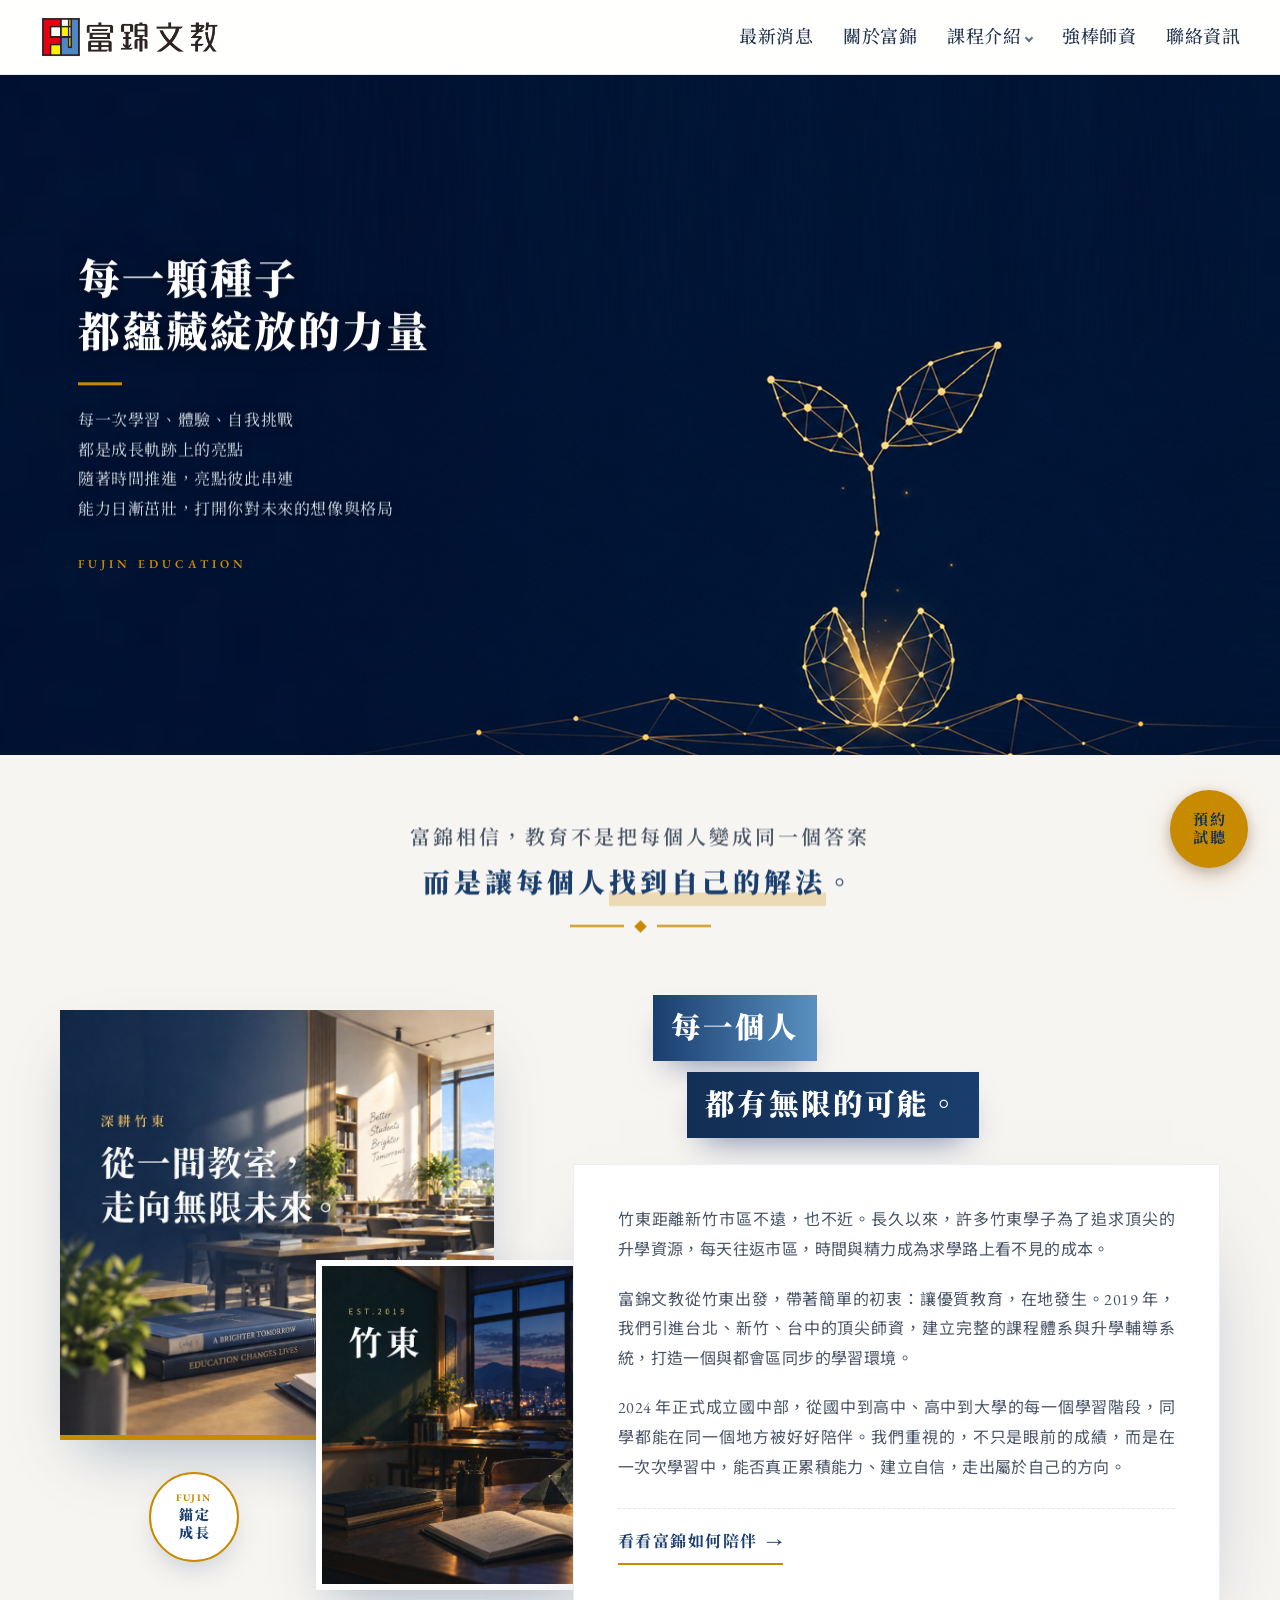
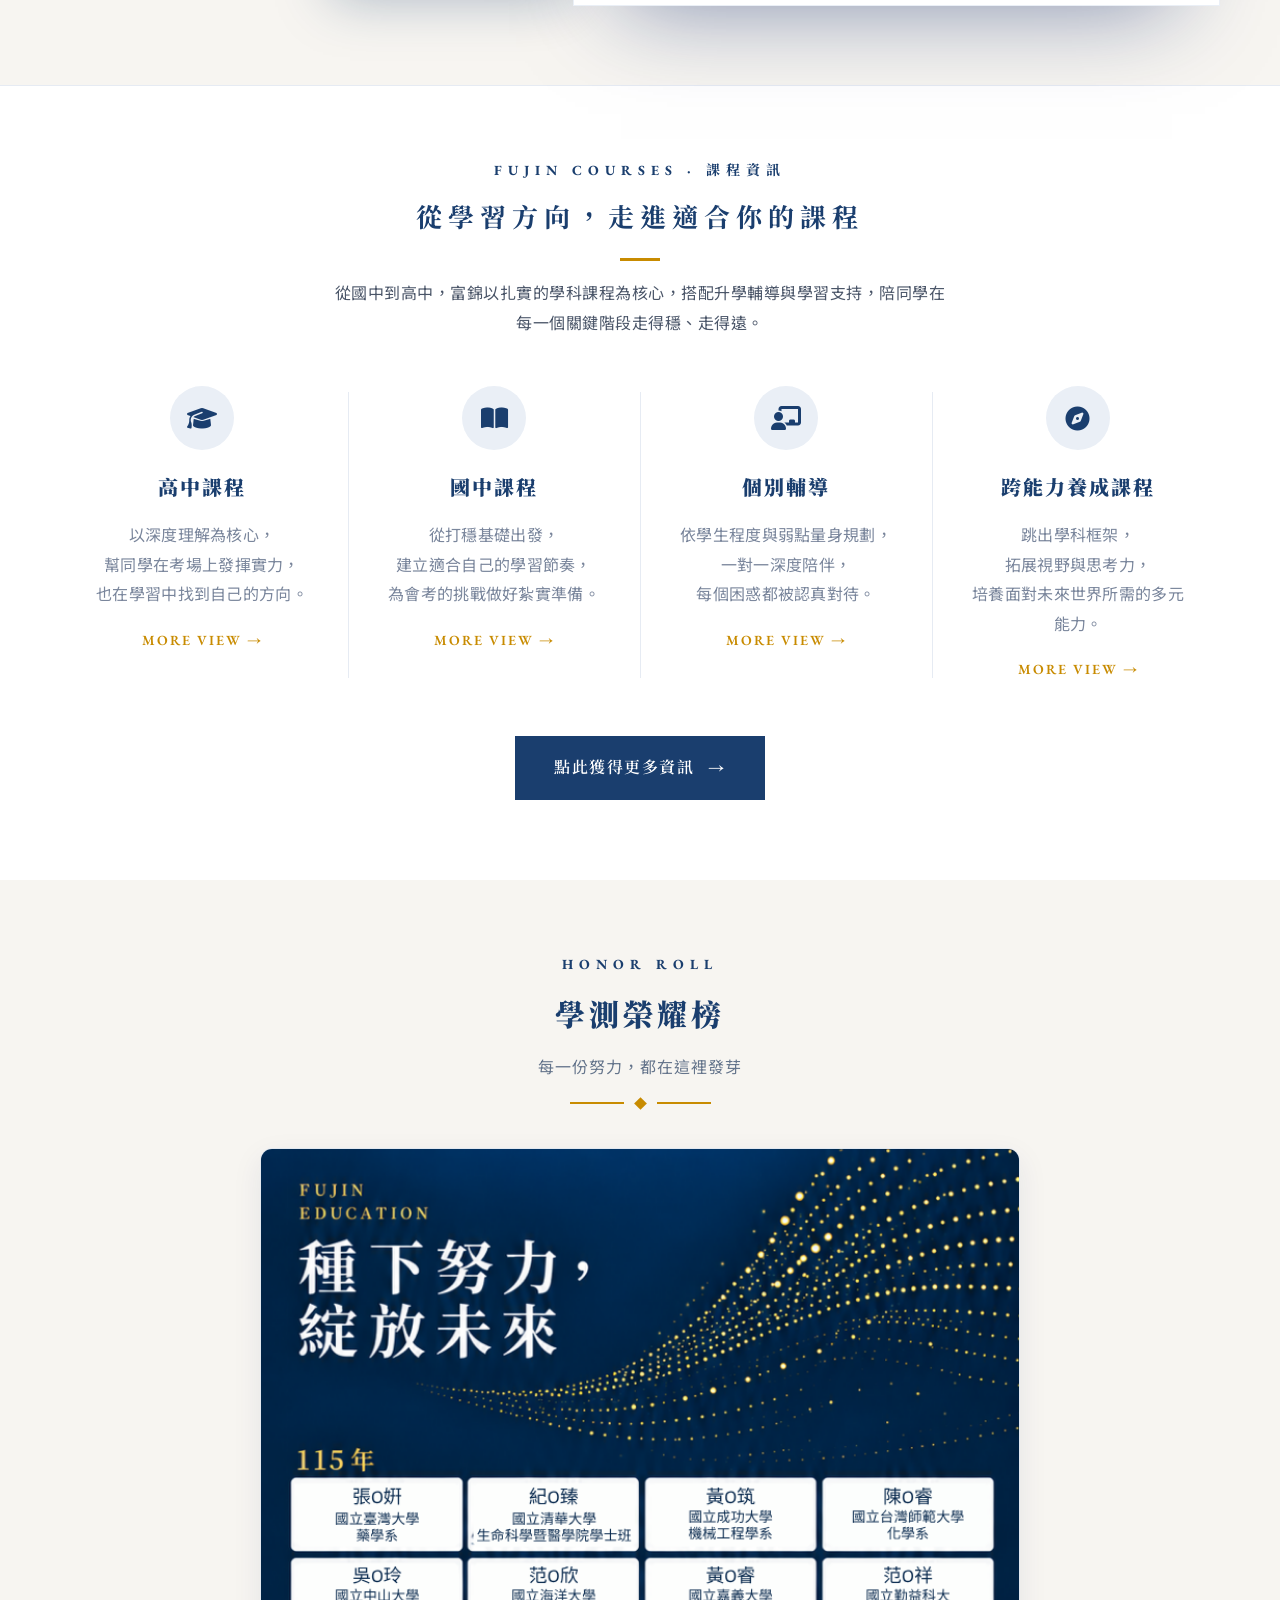
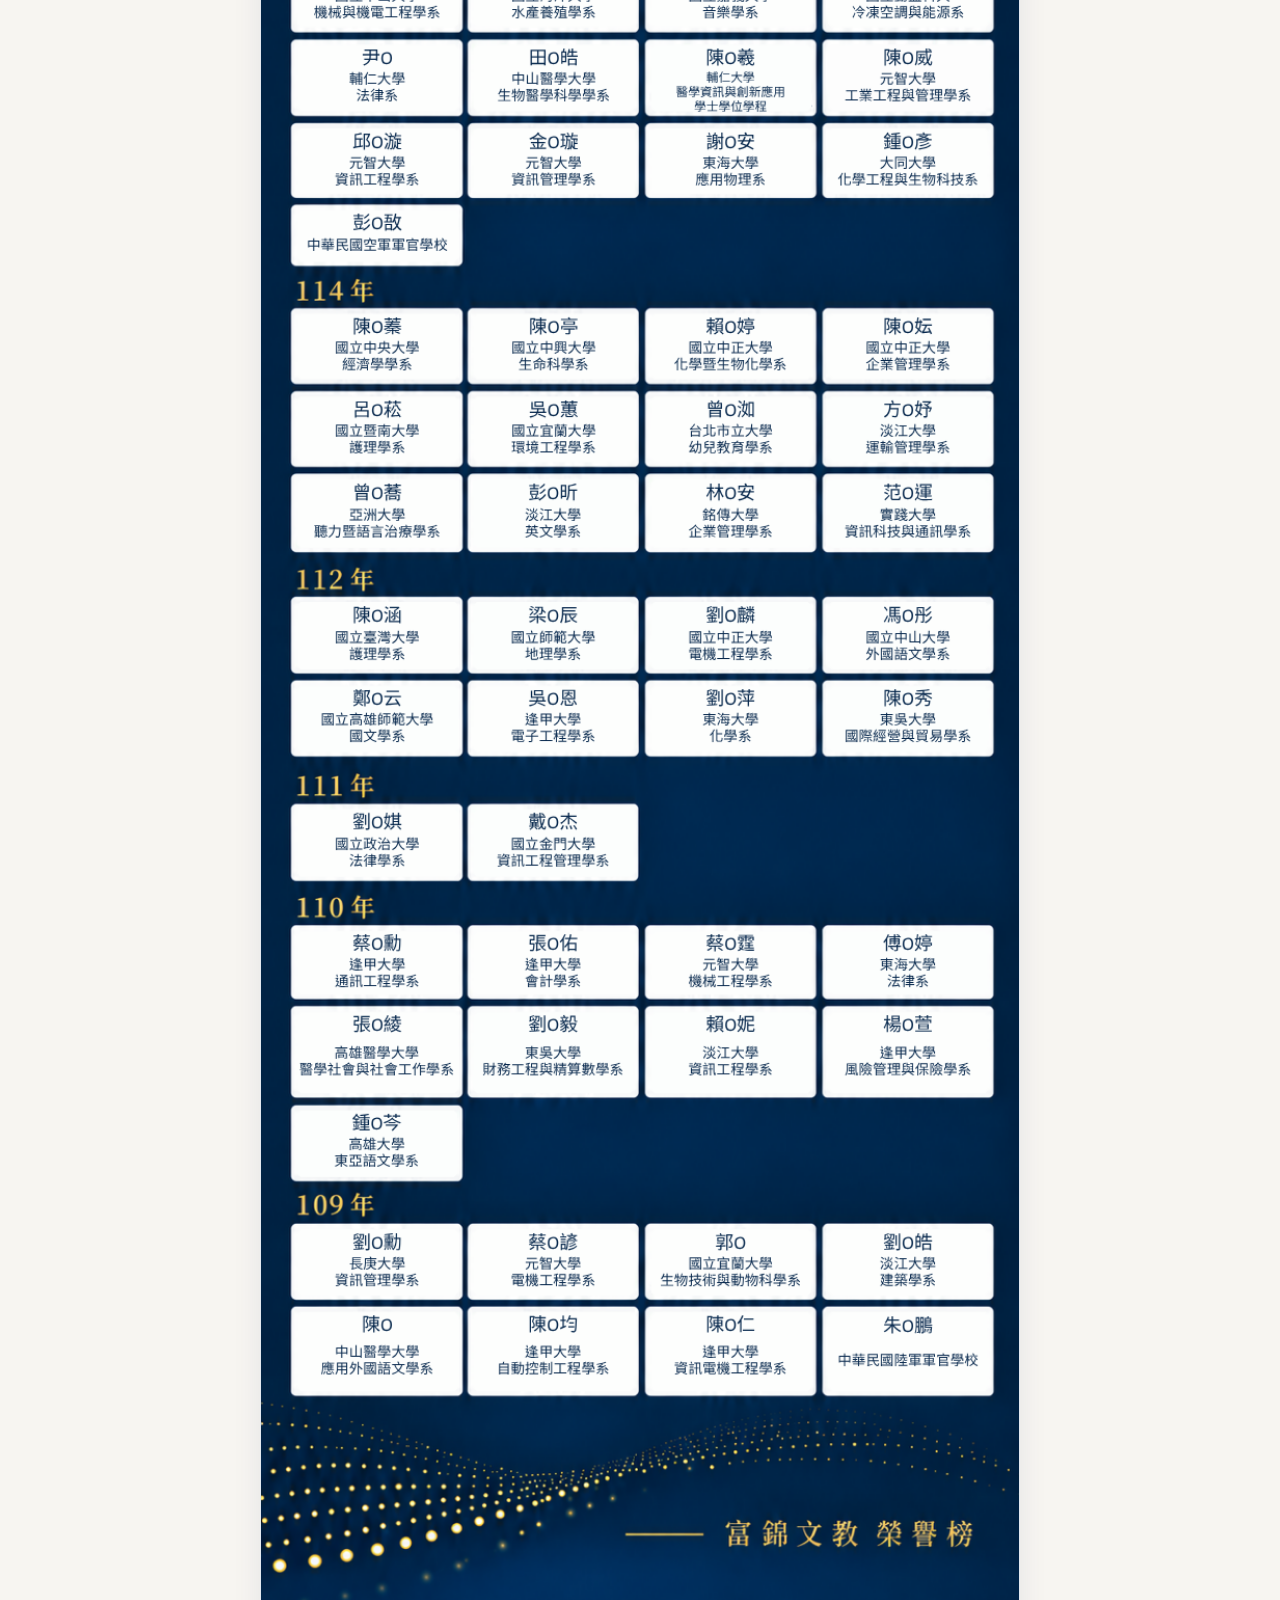
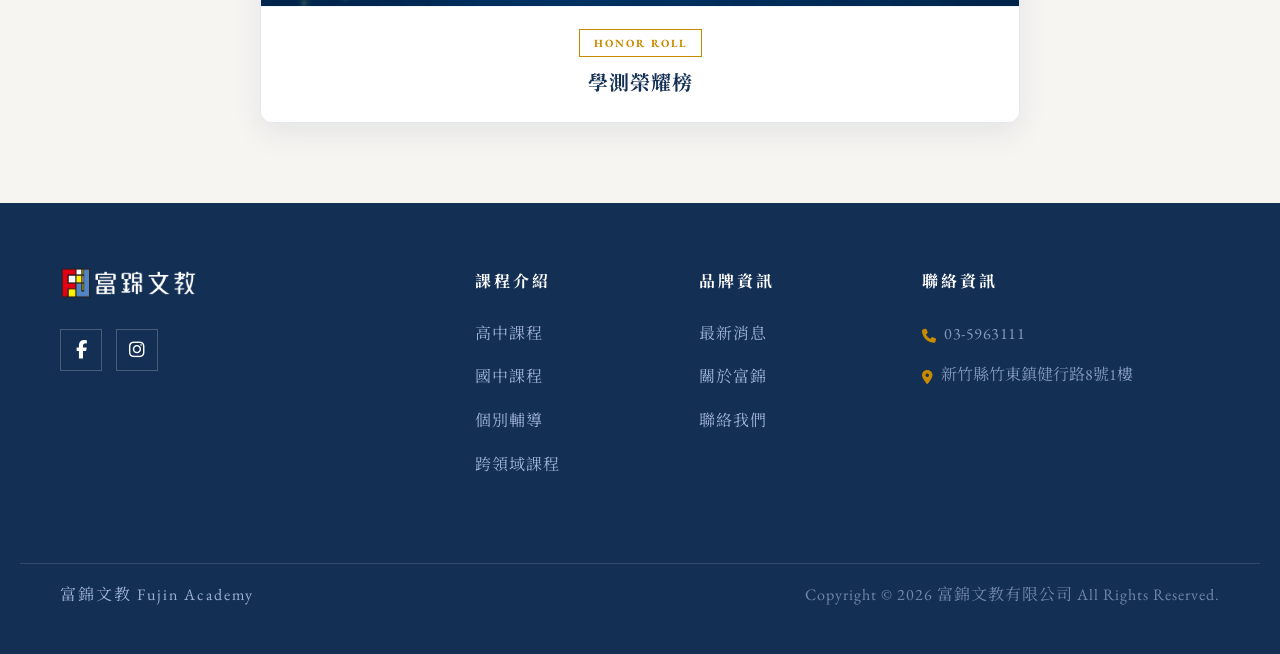
<file: index.html>
<!DOCTYPE html>
<html lang="zh-TW">

<head>
  <meta charset="UTF-8">
  <meta name="viewport" content="width=device-width, initial-scale=1.0">
  <title>富錦文教 · 首頁</title>
  <link rel="preconnect" href="https://fonts.googleapis.com">
  <link rel="preconnect" href="https://fonts.gstatic.com" crossorigin>
  <link
    href="https://fonts.googleapis.com/css2?family=EB+Garamond:ital,wght@0,400..800;1,400..800&family=Noto+Sans+TC:wght@400;500;600;700;800;900&family=Noto+Serif+TC:wght@400;500;600;700;900&display=swap"
    rel="stylesheet">
  <link rel="stylesheet" href="https://cdnjs.cloudflare.com/ajax/libs/font-awesome/6.5.1/css/all.min.css">
  <link rel="stylesheet" href="https://cdnjs.cloudflare.com/ajax/libs/animate.css/4.1.1/animate.min.css">
  <link rel="stylesheet" href="css/style.css">
</head>

<body data-theme="light">
  <div id="site-header"></div>
  <script src="partials/site-header.js"></script>

  <section class="hero">
    <div class="hero-inner">
      <h1 class="title scroll-anim" data-anim="animate__fadeInUp" style="animation-duration: 0.9s;">每一顆種子<br>都蘊藏綻放的力量
      </h1>
      <div class="bar scroll-anim" data-anim="animate__fadeIn" data-delay="0.3s"></div>
      <p class="sub scroll-anim" data-anim="animate__fadeInUp" data-delay="0.4s" style="animation-duration: 0.9s;">
        每一次學習、體驗、自我挑戰<br>都是成長軌跡上的亮點<br>隨著時間推進，亮點彼此串連<br>能力日漸茁壯，打開你對未來的想像與格局</p>
      <div class="eyebrow scroll-anim" data-anim="animate__fadeIn" data-delay="0.7s">FUJIN EDUCATION</div>
    </div>
  </section>

  <!-- 品牌核心引言區（無色塊、雜誌感詩意引言排版） -->
  <section class="home-quote-strip">
    <div class="wrap">
      <div class="home-quote-inner scroll-anim" data-anim="animate__fadeInUp">
        <div class="hq-content">
          <p class="hq-line-1">富錦相信，教育不是把每個人變成同一個答案</p>
          <p class="hq-line-2">而是讓每個人<span>找到自己的解法</span>。</p>
        </div>
        <div class="ornament"><span class="ln"></span><span class="dot"></span><span class="ln"></span></div>
      </div>
    </div>
  </section>

  <!-- 品牌文字區 — 雜誌感錯位疊卡排版（保留全部原有元素與漸層標題） -->
  <section class="home-about-sec">
    <div class="wrap">
      <div class="home-about-grid scroll-anim" data-anim="animate__fadeInUp">
        <!-- 左側：雙圖視覺舞台＋圓形錨定成長徽章 -->
        <div class="home-about-right">
          <div class="home-about-collage">
            <div class="collage-img-main">
              <img src="assets/首頁_教室2.jpeg" alt="深耕竹東 從一間教室，走向無限未來" loading="lazy">
            </div>
            <div class="collage-img-sub">
              <img src="assets/首頁_教室1.jpeg" alt="富錦文教 EST.2019 竹東" loading="lazy">
            </div>
            <div class="collage-badge">
              <span class="cb-en">FUJIN</span>
              <span class="cb-cn">錨定<br>成長</span>
            </div>
          </div>
        </div>

        <!-- 右側：漸層標題＋白色浮起故事卡片 -->
        <div class="home-about-left">
          <div class="home-about-head">
            <div class="bars">
              <b>每一個人</b>
              <b>都有無限的可能。</b>
            </div>
          </div>
          <div class="ov-card home-about-card">
            <div class="vision-body home-about-body">
              <p>竹東距離新竹市區不遠，也不近。長久以來，許多竹東學子為了追求頂尖的升學資源，每天往返市區，時間與精力成為求學路上看不見的成本。</p>
              <p>富錦文教從竹東出發，帶著簡單的初衷：讓優質教育，在地發生。2019 年，我們引進台北、新竹、台中的頂尖師資，建立完整的課程體系與升學輔導系統，打造一個與都會區同步的學習環境。</p>
              <p>2024 年正式成立國中部，從國中到高中、高中到大學的每一個學習階段，同學都能在同一個地方被好好陪伴。我們重視的，不只是眼前的成績，而是在一次次學習中，能否真正累積能力、建立自信，走出屬於自己的方向。
              </p>
            </div>
            <div class="home-about-cta">
              <a class="home-about-link" href="about.html">看看富錦如何陪伴 <span class="arw">→</span></a>
            </div>
          </div>
        </div>
      </div>
    </div>
  </section>

  <!-- 課程快覽 — 四欄卡片 -->
  <section class="course-ortho">
    <div class="band-en">FUJIN COURSES · 課程資訊</div>

    <div class="co-h scroll-anim" data-anim="animate__fadeInUp">從學習方向，走進適合你的課程</div>
    <div class="co-rule scroll-anim" data-anim="animate__fadeIn"></div>
    <p class="co-intro scroll-anim" data-anim="animate__fadeInUp" data-delay="0.15s">
      從國中到高中，富錦以扎實的學科課程為核心，搭配升學輔導與學習支持，陪同學在每一個關鍵階段走得穩、走得遠。</p>

    <div class="co-row">
      <div class="co-col scroll-anim" data-anim="animate__fadeInUp" data-delay="0.1s">
        <div class="co-ic"><i class="fa-solid fa-graduation-cap"></i></div>
        <div class="co-t">高中課程</div>
        <p class="co-d">以深度理解為核心，<br>幫同學在考場上發揮實力，<br>
          也在學習中找到自己的方向。</p>
        <a class="co-more" href="senior.html">MORE VIEW →</a>
      </div>

      <div class="co-col scroll-anim" data-anim="animate__fadeInUp" data-delay="0.25s">
        <div class="co-ic"><i class="fa-solid fa-book-open"></i></div>
        <div class="co-t">國中課程</div>
        <p class="co-d">從打穩基礎出發，<br>建立適合自己的學習節奏，<br>
          為會考的挑戰做好紮實準備。</p>
        <a class="co-more" href="junior.html">MORE VIEW →</a>
      </div>

      <div class="co-col scroll-anim" data-anim="animate__fadeInUp" data-delay="0.4s">
        <div class="co-ic"><i class="fa-solid fa-chalkboard-user"></i></div>
        <div class="co-t">個別輔導</div>
        <p class="co-d">依學生程度與弱點量身規劃，<br>一對一深度陪伴，<br>
          每個困惑都被認真對待。</p>
        <a class="co-more" href="tutor.html">MORE VIEW →</a>
      </div>

      <div class="co-col scroll-anim" data-anim="animate__fadeInUp" data-delay="0.55s">
        <div class="co-ic"><i class="fa-solid fa-compass"></i></div>
        <div class="co-t">跨能力養成課程</div>
        <p class="co-d">跳出學科框架，<br>拓展視野與思考力，<br>
          培養面對未來世界所需的多元能力。</p>
        <a class="co-more" href="cross.html">MORE VIEW →</a>
      </div>
    </div>

    <div class="co-foot scroll-anim" data-anim="animate__fadeInUp" data-delay="0.2s">
      <a class="course-cta" href="contact.html">點此獲得更多資訊 <span class="arw">→</span></a>
    </div>
  </section>

  <!-- 最新消息 — 學測榮耀榜 (HONOR ROLL) -->
  <section class="home-honor-sec">
    <div class="wrap">
      <div class="intro-band scroll-anim" data-anim="animate__fadeInUp">
        <div class="band-en">HONOR ROLL</div>
        <h2 class="band-h">學測榮耀榜</h2>
        <p class="band-note">每一份努力，都在這裡發芽</p>
        <div class="ornament"><span class="ln"></span><span class="dot"></span><span class="ln"></span></div>
      </div>

      <div class="home-honor-wrap">
        <article class="honor-card scroll-anim" data-anim="animate__fadeInUp">
          <a href="assets/榜單.png" target="_blank" rel="noopener" aria-label="查看放大富錦文教榮譽榜榜單">
            <img src="assets/榜單.png" alt="富錦文教 學測榮耀榜" loading="lazy">
          </a>
          <div class="honor-card-body">
            <span class="honor-card-tag">HONOR ROLL</span>
            <h3 class="honor-card-title">學測榮耀榜</h3>
          </div>
        </article>
      </div>
    </div>
  </section>

  <div id="site-footer"></div>
  <script src="partials/site-footer.js"></script>

  <!-- Scroll Animation IntersectionObserver Script -->
  <script src="js/scroll-anim.js"></script>
</body>

</html>
</file>
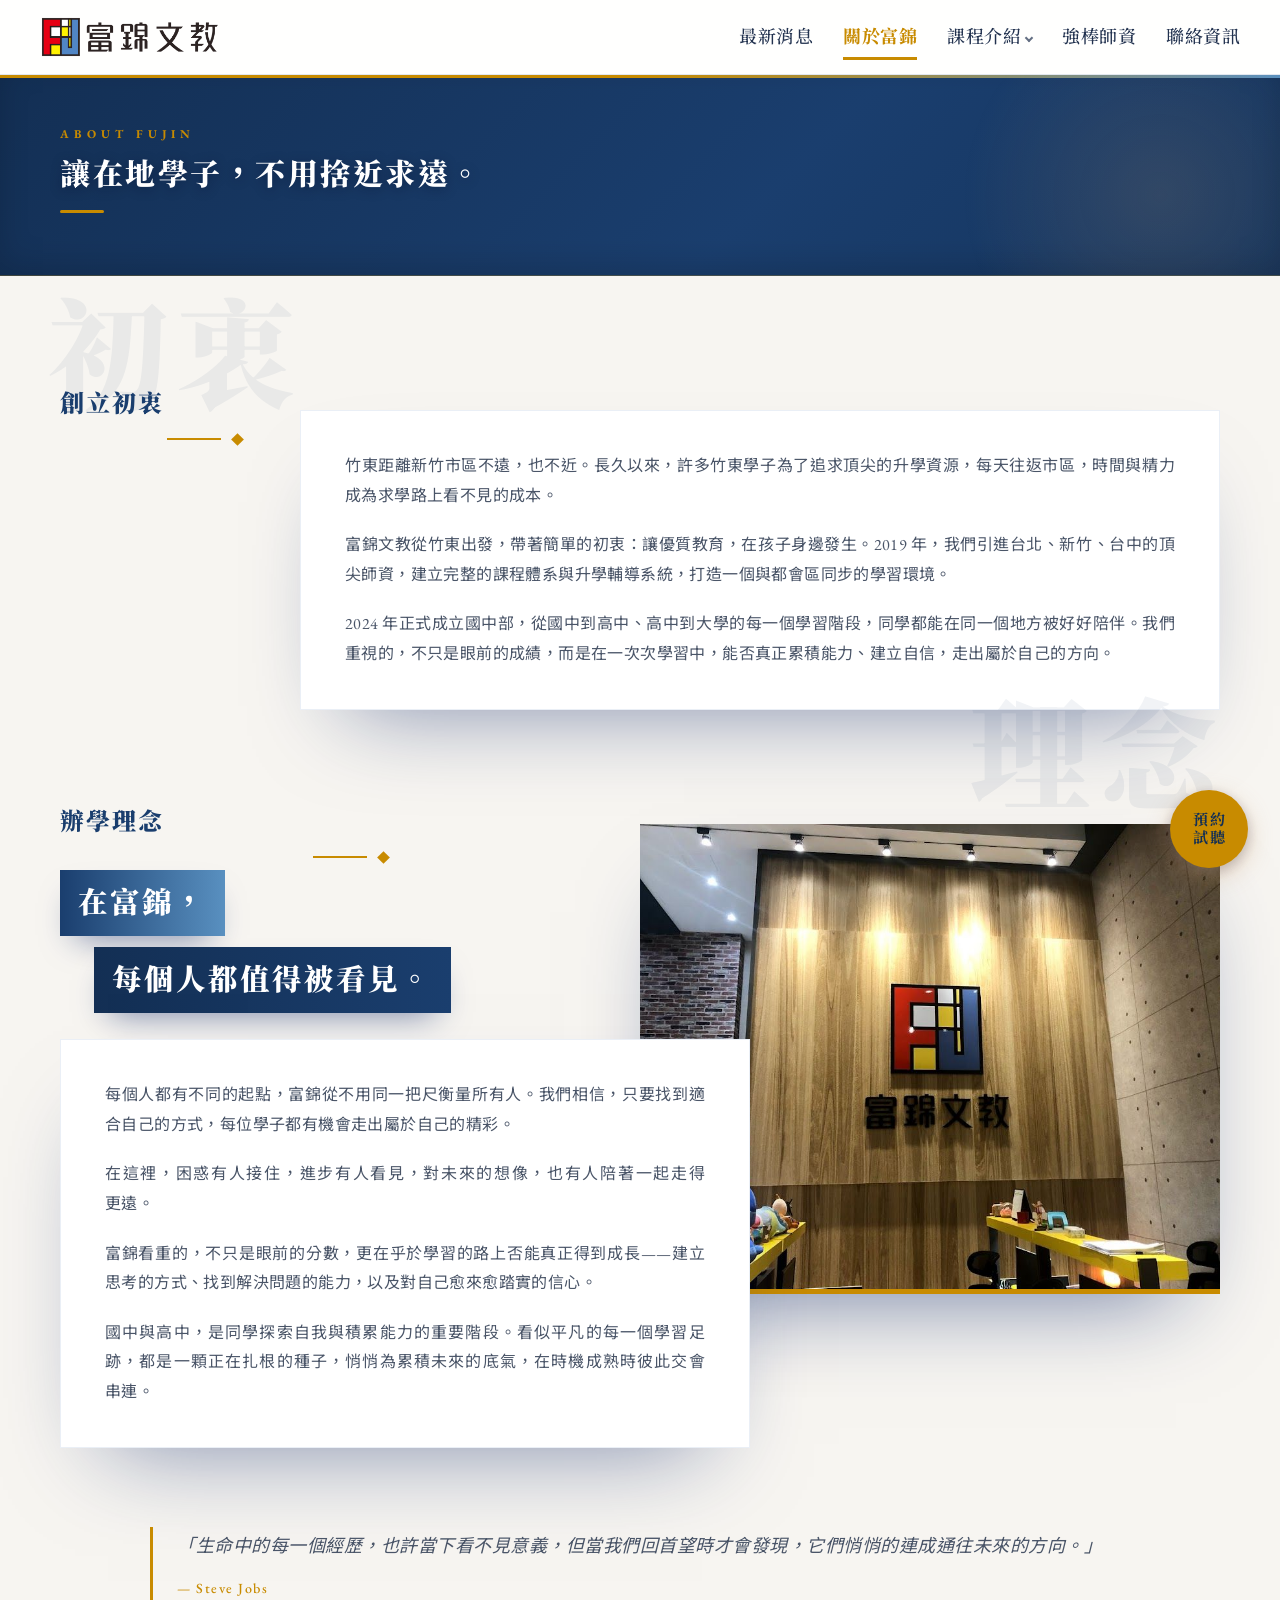
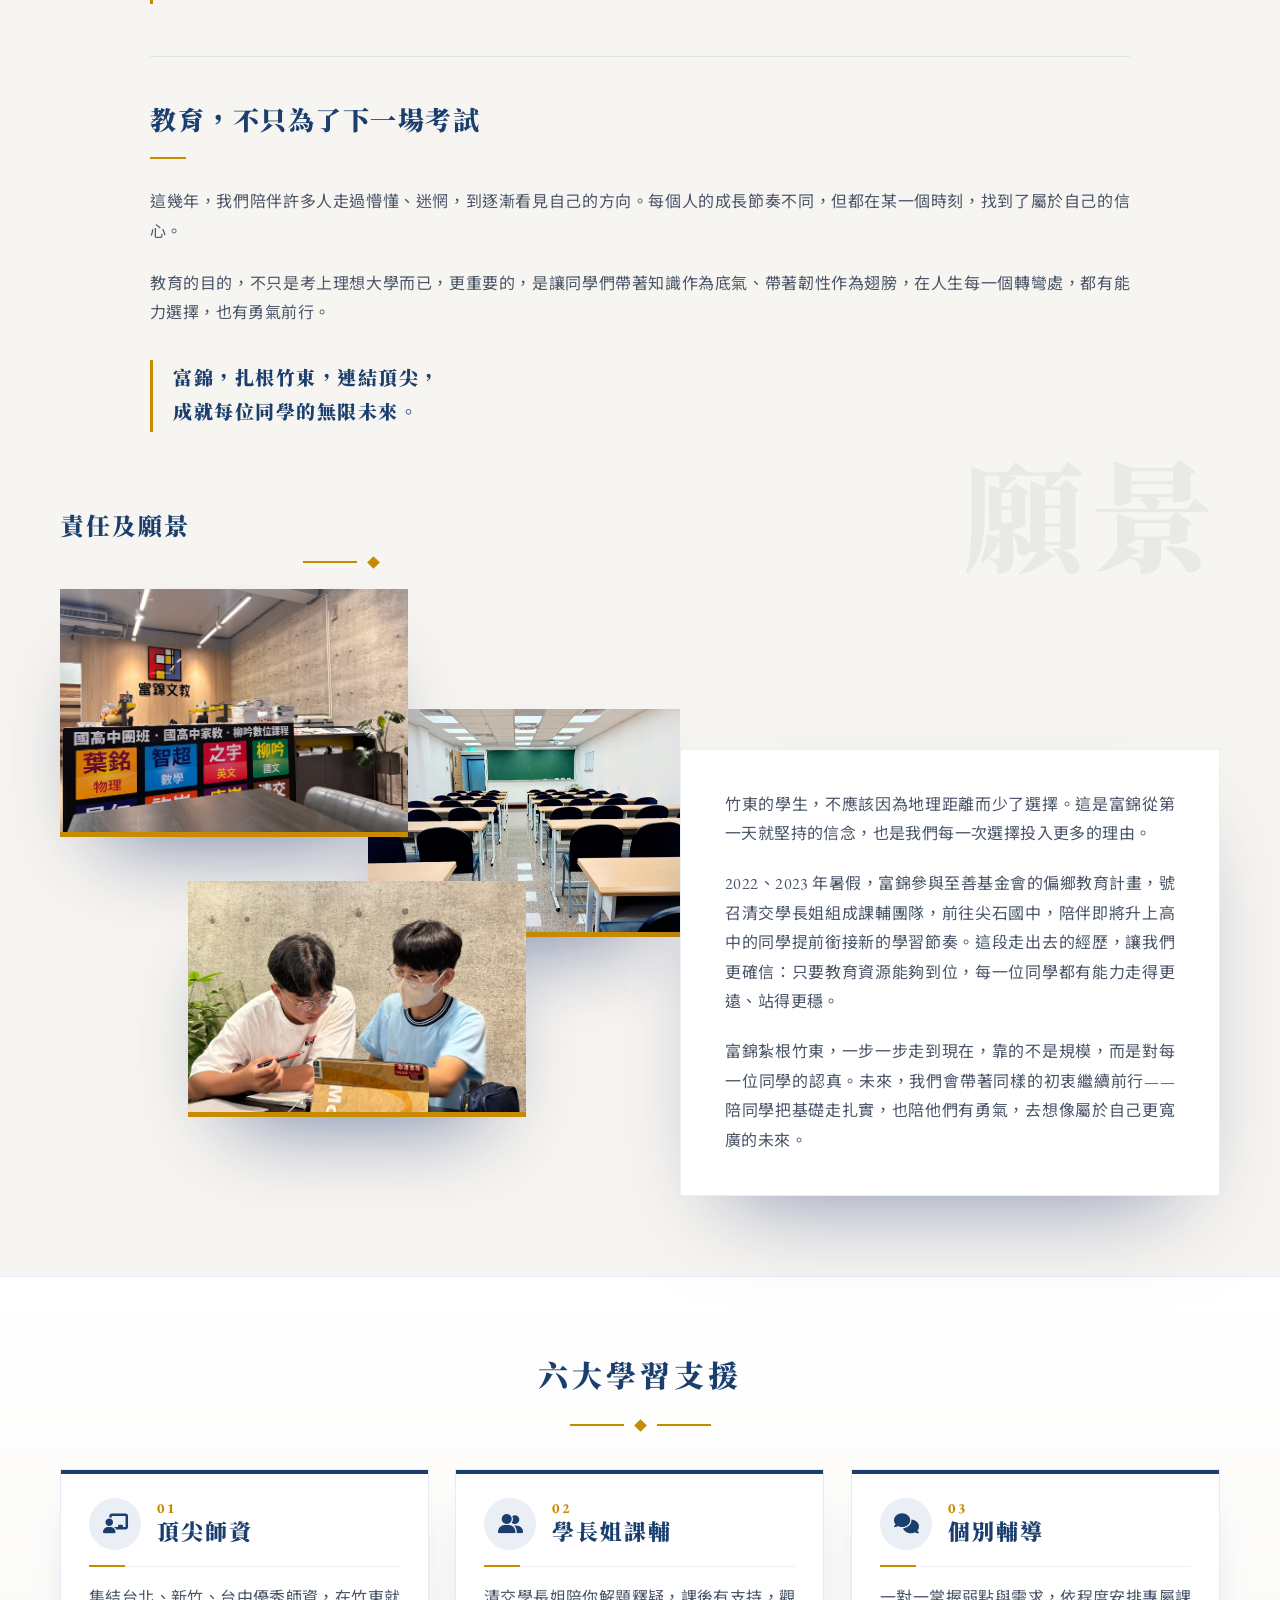
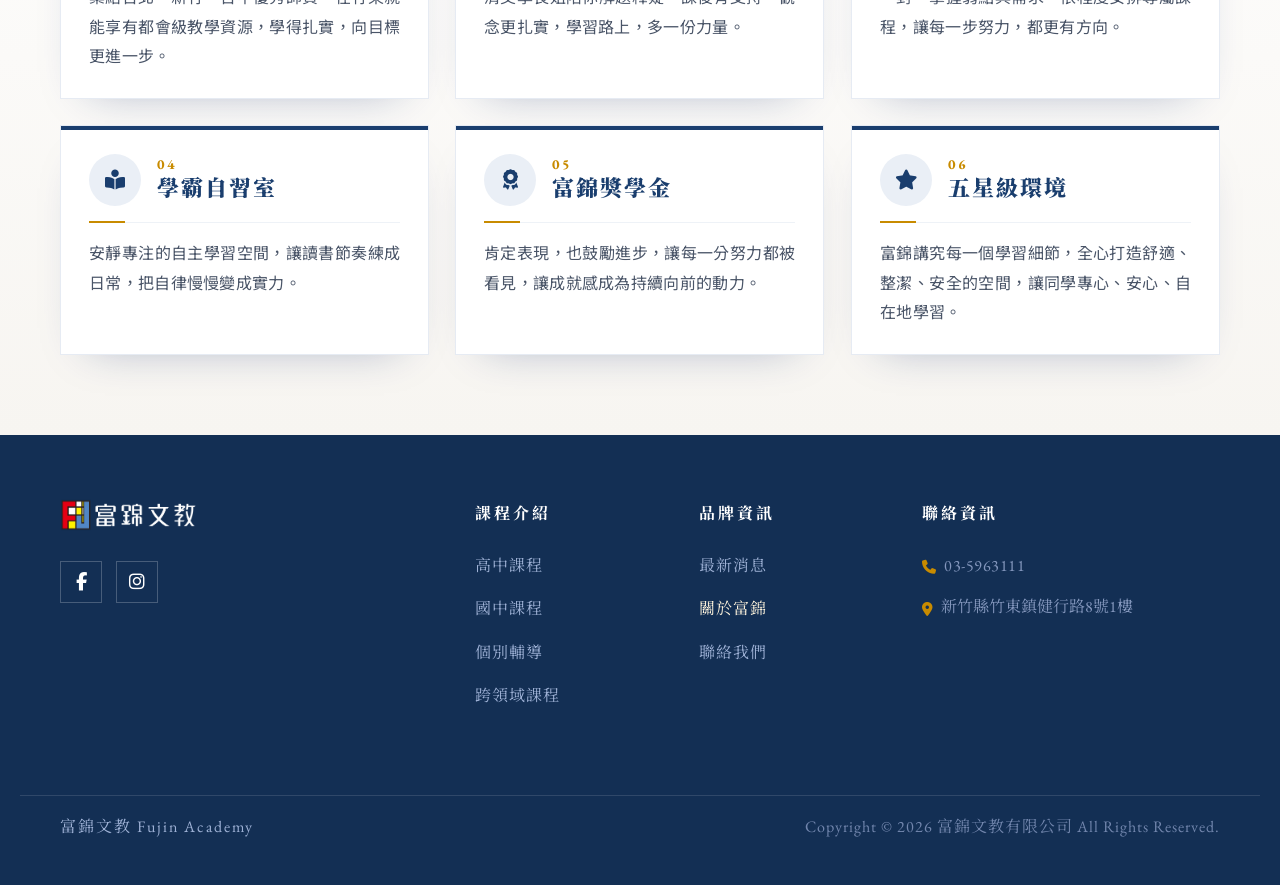
<file: about.html>
<!DOCTYPE html>
<html lang="zh-TW">

<head>
  <meta charset="UTF-8">
  <meta name="viewport" content="width=device-width, initial-scale=1.0">
  <title>富錦文教｜關於富錦</title>
  <link rel="preconnect" href="https://fonts.googleapis.com">
  <link rel="preconnect" href="https://fonts.gstatic.com" crossorigin>
  <link
    href="https://fonts.googleapis.com/css2?family=EB+Garamond:ital,wght@0,400..800;1,400..800&family=Noto+Sans+TC:wght@400;500;600;700;800;900&family=Noto+Serif+TC:wght@400;500;600;700;900&display=swap"
    rel="stylesheet">
  <link rel="stylesheet" href="https://cdnjs.cloudflare.com/ajax/libs/font-awesome/6.5.1/css/all.min.css">
  <link rel="stylesheet" href="https://cdnjs.cloudflare.com/ajax/libs/animate.css/4.1.1/animate.min.css">
  <link rel="stylesheet" href="css/style.css">
</head>

<body>

  <div id="site-header"></div>
  <script src="partials/site-header.js"></script>

  <section class="page-hero">
    <div class="wrap ph-inner">
      <div class="ph-eyebrow scroll-anim" data-anim="animate__fadeIn">ABOUT FUJIN</div>
      <h1 class="ph-title scroll-anim" data-anim="animate__fadeInUp">讓在地學子，不用捨近求遠。
      </h1>
      <div class="ph-rule scroll-anim" data-anim="animate__fadeIn" data-delay="0.2s"></div>
    </div>
  </section>

  <main class="wrap pb-80">
    <!-- 創立初衷 -->
    <section class="stage s1 scroll-anim" data-anim="animate__fadeInUp">
      <div class="ghost">初衷</div>
      <div class="s1-grid">
        <div class="s1-head">
          <h3 class="vision-h">創立初衷</h3>
          <div class="ornament"><span class="ln"></span><span class="dot"></span></div>
        </div>
        <div class="ov-card s1-body">
          <div class="vision-body">
            <p>竹東距離新竹市區不遠，也不近。長久以來，許多竹東學子為了追求頂尖的升學資源，每天往返市區，時間與精力成為求學路上看不見的成本。</p>
            <p>富錦文教從竹東出發，帶著簡單的初衷：讓優質教育，在孩子身邊發生。2019 年，我們引進台北、新竹、台中的頂尖師資，建立完整的課程體系與升學輔導系統，打造一個與都會區同步的學習環境。</p>
            <p>2024 年正式成立國中部，從國中到高中、高中到大學的每一個學習階段，同學都能在同一個地方被好好陪伴。我們重視的，不只是眼前的成績，而是在一次次學習中，能否真正累積能力、建立自信，走出屬於自己的方向。</p>
          </div>
        </div>
      </div>
    </section>

    <!-- 辦學理念 -->
    <section class="stage s2 scroll-anim" data-anim="animate__fadeInUp">
      <div class="ghost">理念</div>
      <div class="s2-content">
        <h3 class="vision-h">辦學理念</h3>
        <div class="ornament"><span class="ln"></span><span class="dot"></span></div>
        <div class="bars">
          <b>在富錦，</b>
          <b>每個人都值得被看見。</b>
        </div>
        <div class="ov-card s2-body">
          <div class="vision-body">
            <p>每個人都有不同的起點，富錦從不用同一把尺衡量所有人。我們相信，只要找到適合自己的方式，每位學子都有機會走出屬於自己的精彩。</p>
            <p>在這裡，困惑有人接住，進步有人看見，對未來的想像，也有人陪著一起走得更遠。</p>
            <p>富錦看重的，不只是眼前的分數，更在乎於學習的路上否能真正得到成長——建立思考的方式、找到解決問題的能力，以及對自己愈來愈踏實的信心。</p>
            <p>國中與高中，是同學探索自我與積累能力的重要階段。看似平凡的每一個學習足跡，都是一顆正在扎根的種子，悄悄為累積未來的底氣，在時機成熟時彼此交會串連。</p>
          </div>
        </div>
      </div>
      <div class="fig s2-fig">
        <img src="assets/關於富錦配圖1.jpeg" alt="富錦文教 關於富錦">
      </div>
    </section>

    <!-- 教育，不只為了下一場考試 -->
    <section class="stage about-edu-sec scroll-anim" data-anim="animate__fadeInUp">
      <div class="about-quote-box">
        <p class="about-quote-text">「生命中的每一個經歷，也許當下看不見意義，但當我們回首望時才會發現，它們悄悄的連成通往未來的方向。」</p>
        <div class="about-quote-author">— Steve Jobs</div>
      </div>

      <div class="about-edu-divider"></div>

      <div class="about-edu-block">
        <h3 class="about-edu-title">教育，不只為了下一場考試</h3>
        <div class="about-edu-bar"></div>
        <div class="about-edu-body">
          <p>這幾年，我們陪伴許多人走過懵懂、迷惘，到逐漸看見自己的方向。每個人的成長節奏不同，但都在某一個時刻，找到了屬於自己的信心。</p>
          <p>教育的目的，不只是考上理想大學而已，更重要的，是讓同學們帶著知識作為底氣、帶著韌性作為翅膀，在人生每一個轉彎處，都有能力選擇，也有勇氣前行。</p>
        </div>
        <div class="about-edu-callout">
          富錦，扎根竹東，連結頂尖，<br>
          成就每位同學的無限未來。
        </div>
      </div>
    </section>

    <!-- 責任及願景 -->
    <section class="stage s3 scroll-anim" data-anim="animate__fadeInUp">
      <div class="ghost">願景</div>
      <div class="s3-head">
        <h3 class="vision-h">責任及願景</h3>
        <div class="ornament"><span class="ln"></span><span class="dot"></span></div>
      </div>
      <div class="s3-collage">
        <div class="fig c1"><img src="assets/教學與學習環境配圖1.jpg" alt="富錦文教 教學與學習環境"></div>
        <div class="fig c2"><img src="assets/教學與學習環境配圖2.jpg" alt="富錦文教 教室環境"></div>
        <div class="fig c3"><img src="assets/教學與學習環境配圖3.jpg" alt="富錦文教 學習環境"></div>
      </div>
      <div class="ov-card s3-body">
        <div class="vision-body">
          <p>竹東的學生，不應該因為地理距離而少了選擇。這是富錦從第一天就堅持的信念，也是我們每一次選擇投入更多的理由。</p>
          <p>2022、2023 年暑假，富錦參與至善基金會的偏鄉教育計畫，號召清交學長姐組成課輔團隊，前往尖石國中，陪伴即將升上高中的同學提前銜接新的學習節奏。這段走出去的經歷，讓我們更確信：只要教育資源能夠到位，每一位同學都有能力走得更遠、站得更穩。</p>
          <p>富錦紮根竹東，一步一步走到現在，靠的不是規模，而是對每一位同學的認真。未來，我們會帶著同樣的初衷繼續前行——陪同學把基礎走扎實，也陪他們有勇氣，去想像屬於自己更寬廣的未來。</p>
        </div>
      </div>
    </section>

  </main>

  <!-- 六大學習支援 -->
  <section class="support">
    <div class="wrap">
      <div class="intro-band scroll-anim" data-anim="animate__fadeInUp">
        <h2 class="band-h">六大學習支援</h2>
        <div class="ornament"><span class="ln"></span><span class="dot"></span><span class="ln"></span></div>
      </div>
      <div class="support-grid">

        <article class="sup-card scroll-anim" data-delay="0.00s" data-anim="animate__fadeInUp">
          <div class="sup-head">
            <div class="sup-icon"><i class="fa-solid fa-chalkboard-user"></i></div>
            <div class="sup-head-text">
              <div class="sup-num">01</div>
              <h3 class="sup-t">頂尖師資</h3>
            </div>
          </div>
          <p class="sup-d">集結台北、新竹、台中優秀師資，在竹東就能享有都會級教學資源，學得扎實，向目標更進一步。</p>
        </article>

        <article class="sup-card scroll-anim" data-delay="0.12s" data-anim="animate__fadeInUp">
          <div class="sup-head">
            <div class="sup-icon"><i class="fa-solid fa-user-group"></i></div>
            <div class="sup-head-text">
              <div class="sup-num">02</div>
              <h3 class="sup-t">學長姐課輔</h3>
            </div>
          </div>
          <p class="sup-d">清交學長姐陪你解題釋疑，課後有支持，觀念更扎實，學習路上，多一份力量。</p>
        </article>

        <article class="sup-card scroll-anim" data-delay="0.24s" data-anim="animate__fadeInUp">
          <div class="sup-head">
            <div class="sup-icon"><i class="fa-solid fa-comments"></i></div>
            <div class="sup-head-text">
              <div class="sup-num">03</div>
              <h3 class="sup-t">個別輔導</h3>
            </div>
          </div>
          <p class="sup-d">一對一掌握弱點與需求，依程度安排專屬課程，讓每一步努力，都更有方向。</p>
        </article>

        <article class="sup-card scroll-anim" data-delay="0.36s" data-anim="animate__fadeInUp">
          <div class="sup-head">
            <div class="sup-icon"><i class="fa-solid fa-book-open-reader"></i></div>
            <div class="sup-head-text">
              <div class="sup-num">04</div>
              <h3 class="sup-t">學霸自習室</h3>
            </div>
          </div>
          <p class="sup-d">安靜專注的自主學習空間，讓讀書節奏練成日常，把自律慢慢變成實力。</p>
        </article>

        <article class="sup-card scroll-anim" data-delay="0.48s" data-anim="animate__fadeInUp">
          <div class="sup-head">
            <div class="sup-icon"><i class="fa-solid fa-award"></i></div>
            <div class="sup-head-text">
              <div class="sup-num">05</div>
              <h3 class="sup-t">富錦獎學金</h3>
            </div>
          </div>
          <p class="sup-d">肯定表現，也鼓勵進步，讓每一分努力都被看見，讓成就感成為持續向前的動力。</p>
        </article>

        <article class="sup-card scroll-anim" data-delay="0.60s" data-anim="animate__fadeInUp">
          <div class="sup-head">
            <div class="sup-icon"><i class="fa-solid fa-star"></i></div>
            <div class="sup-head-text">
              <div class="sup-num">06</div>
              <h3 class="sup-t">五星級環境</h3>
            </div>
          </div>
          <p class="sup-d">富錦講究每一個學習細節，全心打造舒適、整潔、安全的空間，讓同學專心、安心、自在地學習。</p>
        </article>

      </div>
    </div>
  </section>

  <div id="site-footer"></div>
  <script src="partials/site-footer.js"></script>


  <!-- Scroll Animation IntersectionObserver Script -->
  <script src="js/scroll-anim.js"></script>

</body>

</html>
</file>
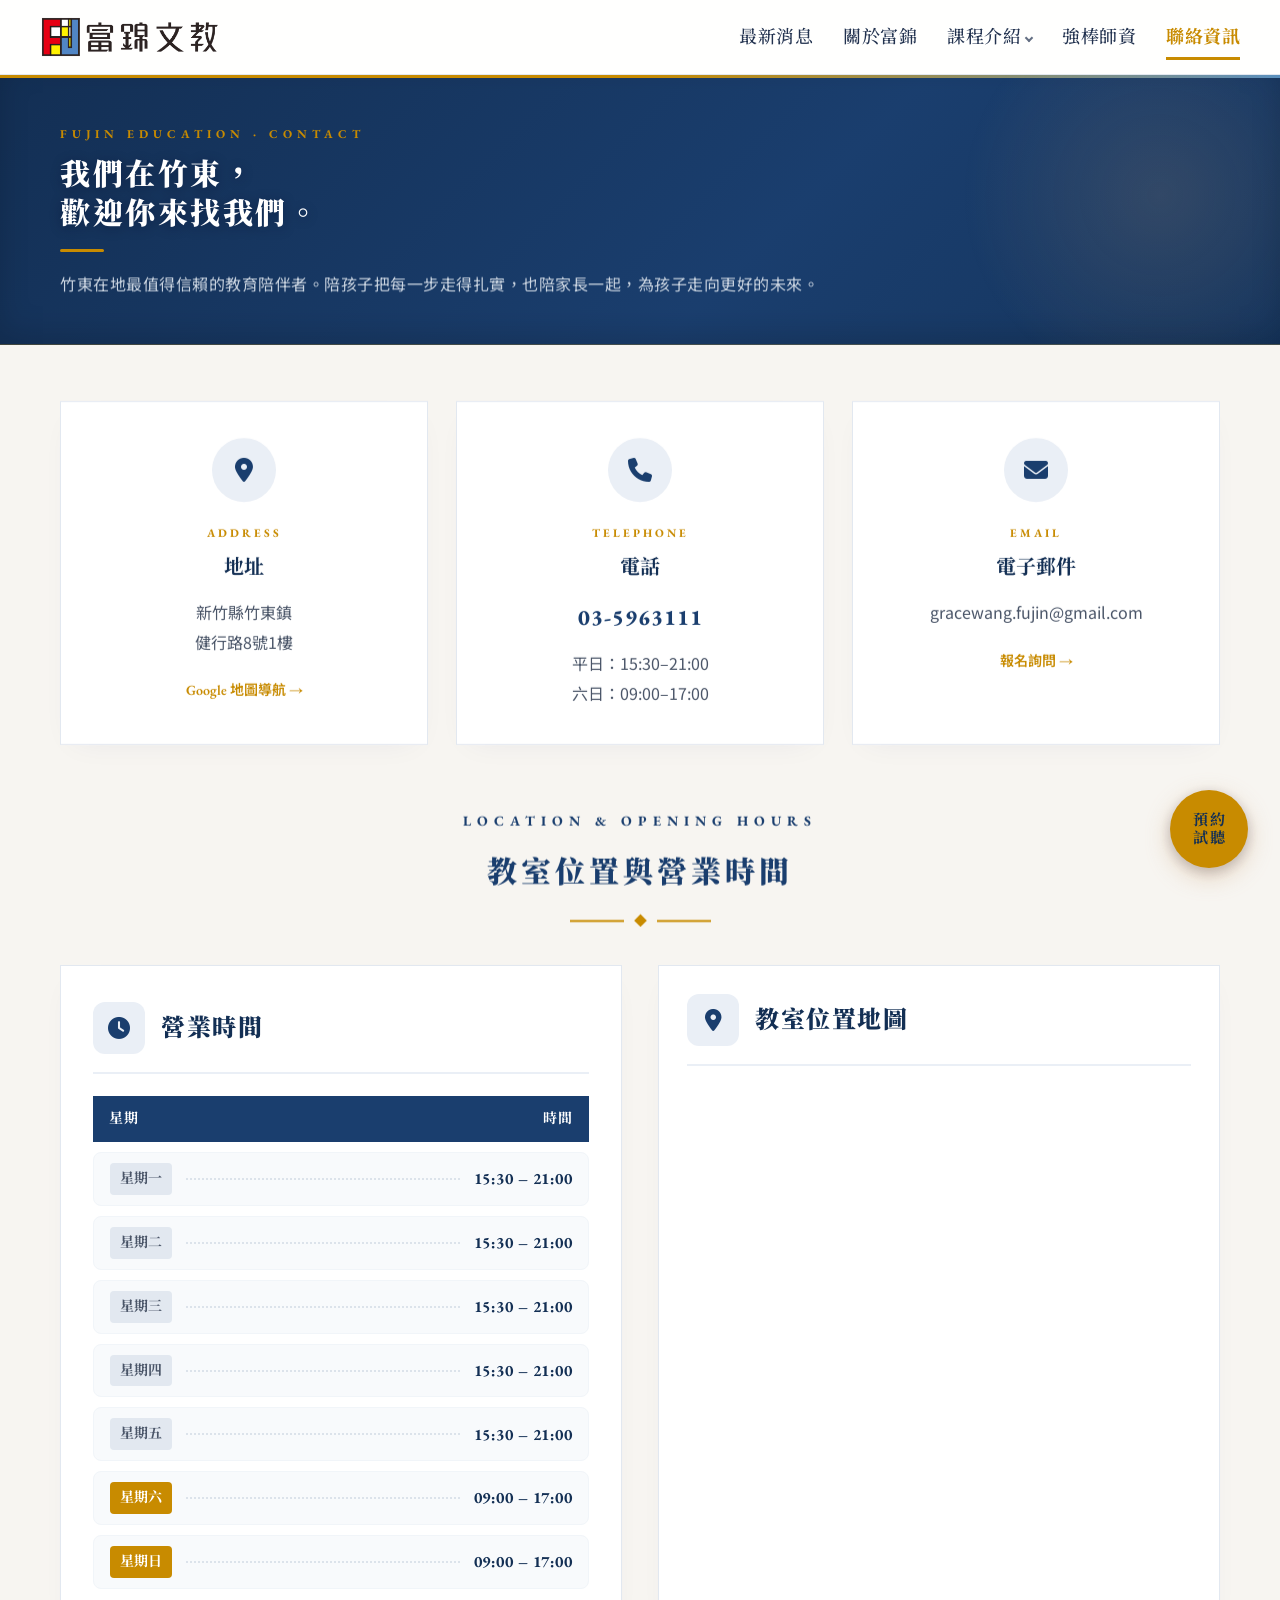
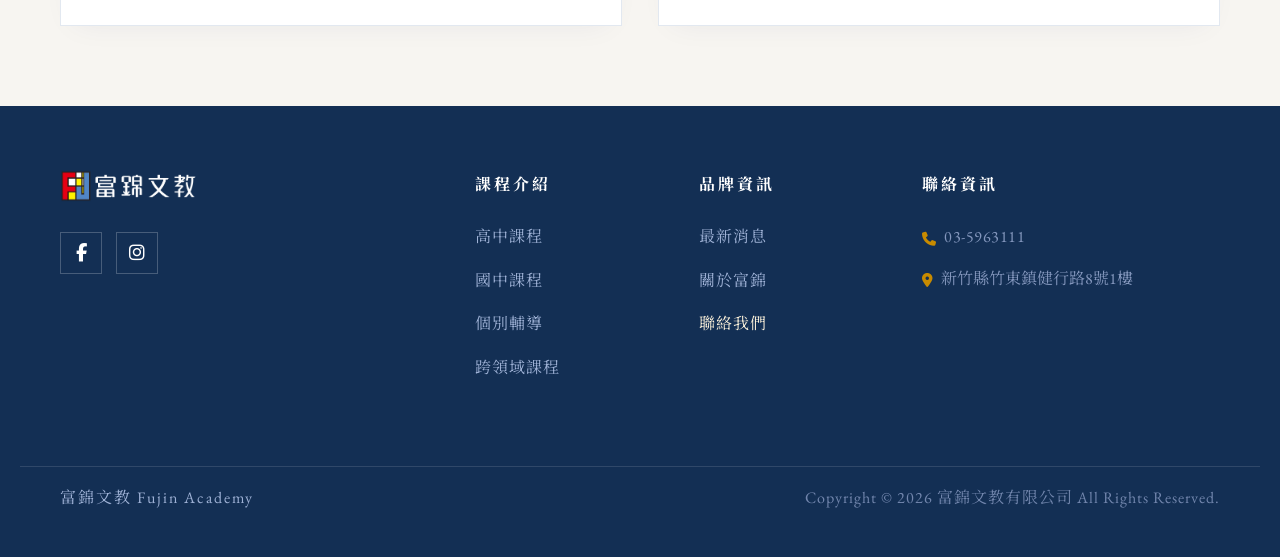
<file: contact.html>
<!DOCTYPE html>
<html lang="zh-TW">

<head>
  <meta charset="UTF-8">
  <meta name="viewport" content="width=device-width, initial-scale=1.0">
  <title>富錦文教｜聯絡我們</title>
  <link rel="preconnect" href="https://fonts.googleapis.com">
  <link rel="preconnect" href="https://fonts.gstatic.com" crossorigin>
  <link
    href="https://fonts.googleapis.com/css2?family=EB+Garamond:ital,wght@0,400..800;1,400..800&family=Noto+Sans+TC:wght@400;500;600;700;800;900&family=Noto+Serif+TC:wght@400;500;600;700;900&display=swap"
    rel="stylesheet">
  <link rel="stylesheet" href="https://cdnjs.cloudflare.com/ajax/libs/font-awesome/6.5.1/css/all.min.css">
  <link rel="stylesheet" href="https://cdnjs.cloudflare.com/ajax/libs/animate.css/4.1.1/animate.min.css">
  <link rel="stylesheet" href="css/style.css">
</head>

<body>

  <div id="site-header"></div>
  <script src="partials/site-header.js"></script>

  <section class="page-hero">
    <div class="wrap ph-inner">
      <div class="ph-eyebrow scroll-anim" data-anim="animate__fadeIn">FUJIN EDUCATION · CONTACT</div>
      <h1 class="ph-title scroll-anim" data-anim="animate__fadeInUp">我們在竹東，<br>歡迎你來找我們。</h1>
      <div class="ph-rule scroll-anim" data-anim="animate__fadeIn" data-delay="0.2s"></div>
      <p class="ph-sub scroll-anim" data-anim="animate__fadeInUp" data-delay="0.3s">
        竹東在地最值得信賴的教育陪伴者。陪孩子把每一步走得扎實，也陪家長一起，為孩子走向更好的未來。</p>
    </div>
  </section>

  <main class="wrap pb-80">
    <!-- 聯絡資訊三欄卡片 -->
    <div class="contact-grid">
      <article class="contact-card scroll-anim" data-delay="0.00s" data-anim="animate__fadeInUp">
        <div class="contact-icon"><i class="fa-solid fa-location-dot"></i></div>
        <div class="contact-card-eyebrow">ADDRESS</div>
        <h3 class="contact-card-title">地址</h3>
        <p class="contact-card-text">新竹縣竹東鎮<br>健行路8號1樓</p>
        <a class="contact-card-link" href="https://maps.google.com/?q=新竹縣竹東鎮健行路8號1樓" target="_blank"
          rel="noopener">Google 地圖導航 →</a>
      </article>

      <article class="contact-card scroll-anim" data-delay="0.15s" data-anim="animate__fadeInUp">
        <div class="contact-icon"><i class="fa-solid fa-phone"></i></div>
        <div class="contact-card-eyebrow">TELEPHONE</div>
        <h3 class="contact-card-title">電話</h3>
        <p class="contact-card-phone"><a href="tel:035963111">03-5963111</a></p>
        <p class="contact-card-sub">平日：15:30–21:00<br>六日：09:00–17:00</p>
      </article>

      <article class="contact-card scroll-anim" data-delay="0.30s" data-anim="animate__fadeInUp">
        <div class="contact-icon"><i class="fa-solid fa-envelope"></i></div>
        <div class="contact-card-eyebrow">EMAIL</div>
        <h3 class="contact-card-title">電子郵件</h3>
        <p class="contact-card-text">gracewang.fujin@gmail.com</p>
        <a class="contact-card-link" href="mailto:gracewang.fujin@gmail.com">報名詢問 →</a>
      </article>
    </div>

    <!-- 教室位置與營業時間 (50% / 50% 兩欄式) -->
    <div class="intro-band scroll-anim" data-anim="animate__fadeInUp">
      <div class="band-en">LOCATION &amp; OPENING HOURS</div>
      <h2 class="band-h">教室位置與營業時間</h2>
      <div class="ornament"><span class="ln"></span><span class="dot"></span><span class="ln"></span></div>
    </div>

    <div class="location-wrapper scroll-anim" data-anim="animate__fadeInUp">
      <!-- 左側：營業時間區塊 -->
      <div class="location-info-box">
        <div class="loc-box-head">
          <div class="loc-box-icon"><i class="fa-solid fa-clock"></i></div>
          <div class="loc-box-titles">
            <h3 class="loc-box-title">營業時間</h3>
          </div>
        </div>

        <div class="hours-wrapper">
          <div class="hours-table-head">
            <span>星期</span>
            <span>時間</span>
          </div>
          <ul class="hours-list">
            <li class="hours-item">
              <div class="day-badge">星期一</div>
              <div class="hours-dots"></div>
              <div class="time-range">15:30 – 21:00</div>
            </li>
            <li class="hours-item">
              <div class="day-badge">星期二</div>
              <div class="hours-dots"></div>
              <div class="time-range">15:30 – 21:00</div>
            </li>
            <li class="hours-item">
              <div class="day-badge">星期三</div>
              <div class="hours-dots"></div>
              <div class="time-range">15:30 – 21:00</div>
            </li>
            <li class="hours-item">
              <div class="day-badge">星期四</div>
              <div class="hours-dots"></div>
              <div class="time-range">15:30 – 21:00</div>
            </li>
            <li class="hours-item">
              <div class="day-badge">星期五</div>
              <div class="hours-dots"></div>
              <div class="time-range">15:30 – 21:00</div>
            </li>
            <li class="hours-item weekend">
              <div class="day-badge">星期六</div>
              <div class="hours-dots"></div>
              <div class="time-range">09:00 – 17:00</div>
            </li>
            <li class="hours-item weekend">
              <div class="day-badge">星期日</div>
              <div class="hours-dots"></div>
              <div class="time-range">09:00 – 17:00</div>
            </li>
          </ul>
        </div>
      </div>

      <!-- 右側：教室位置地圖區塊 -->
      <div class="location-map-box">
        <div class="loc-box-head">
          <div class="loc-box-icon"><i class="fa-solid fa-location-dot"></i></div>
          <div class="loc-box-titles">
            <h3 class="loc-box-title">教室位置地圖</h3>
          </div>
        </div>
        <iframe class="location-map-iframe"
          src="https://www.google.com/maps/embed?pb=!1m18!1m12!1m3!1d3623.815586268008!2d121.0884820752493!3d24.733210650337785!2m3!1f0!2f0!3f0!3m2!1i1024!2i768!4f13.1!3m3!1m2!1s0x346847b6000e78d7%3A0x2c4c0b6877f9e7ae!2z56u55p2x5a-M6Yym5paH5pWZ5paH55CG6KOc57-S54-t!5e0!3m2!1szh-TW!2stw!4v1697054154234!5m2!1szh-TW!2stw"
          loading="lazy" allowfullscreen="" referrerpolicy="no-referrer-when-downgrade"></iframe>
      </div>
    </div>

  </main>

  <div id="site-footer"></div>
  <script src="partials/site-footer.js"></script>


  <!-- Scroll Animation IntersectionObserver Script -->
  <script src="js/scroll-anim.js"></script>

</body>

</html>
</file>
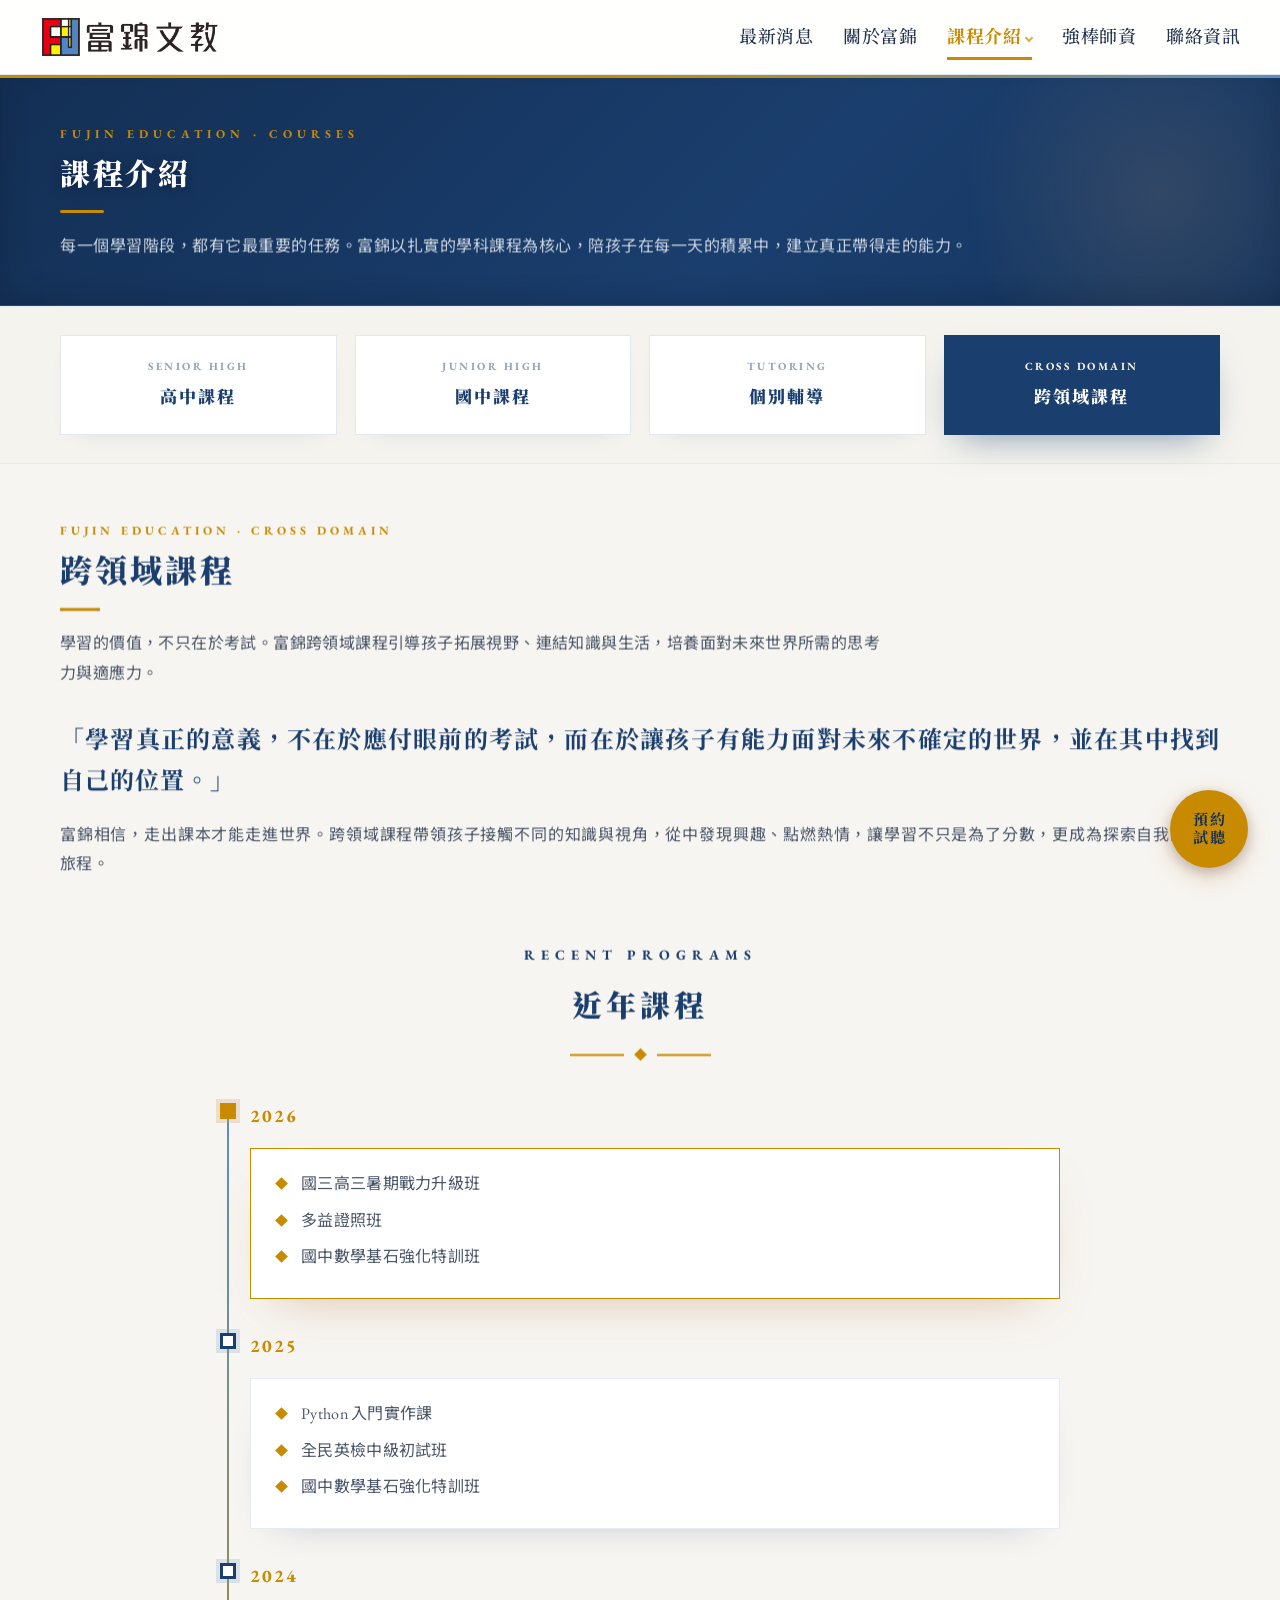
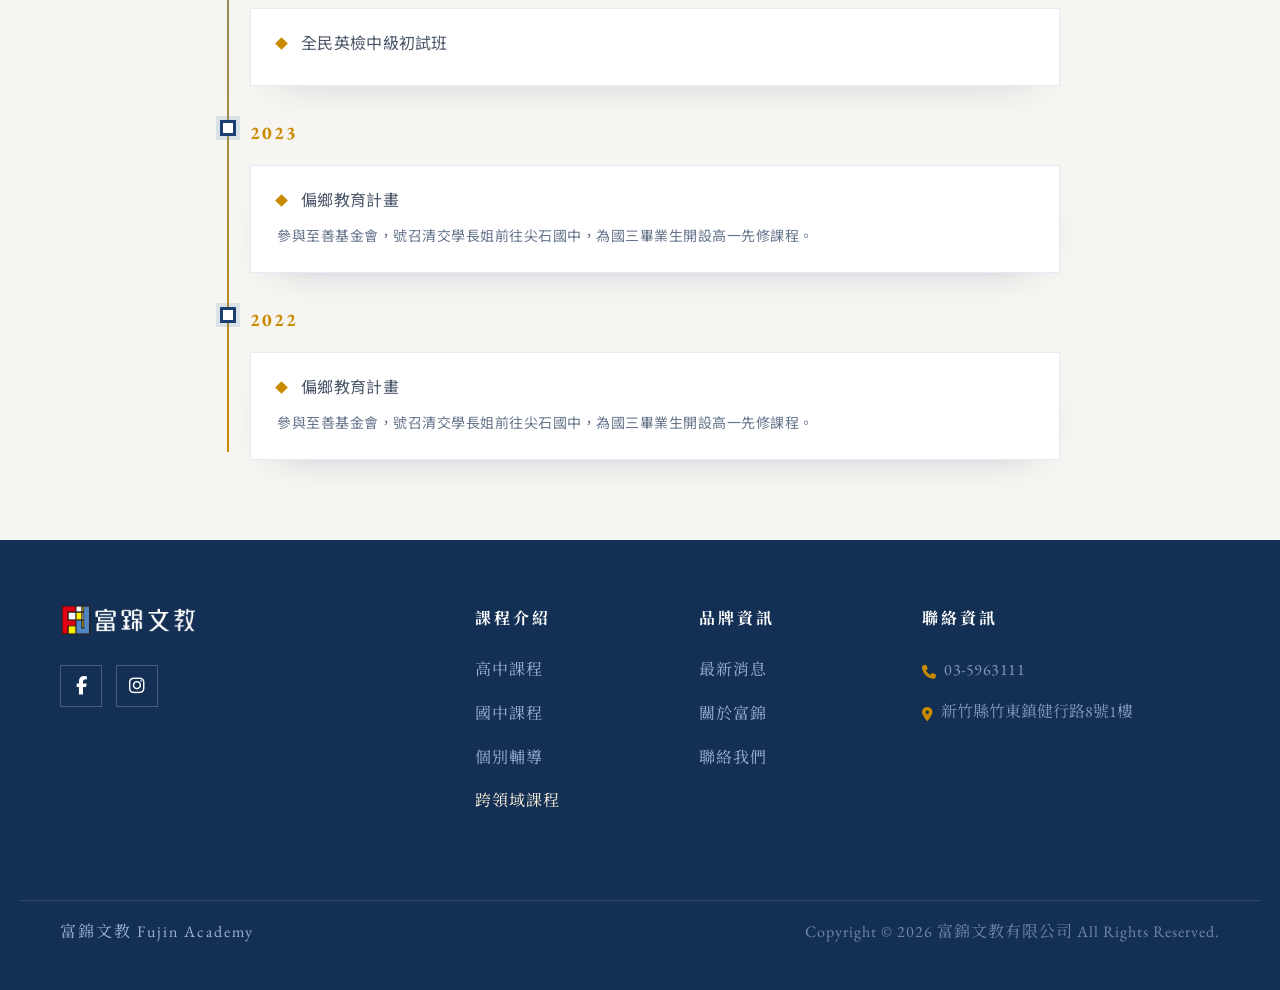
<file: cross.html>
<!DOCTYPE html>
<html lang="zh-TW">

<head>
  <meta charset="UTF-8">
  <meta name="viewport" content="width=device-width, initial-scale=1.0">
  <title>富錦文教｜跨領域課程</title>
  <link rel="preconnect" href="https://fonts.googleapis.com">
  <link rel="preconnect" href="https://fonts.gstatic.com" crossorigin>
  <link
    href="https://fonts.googleapis.com/css2?family=EB+Garamond:ital,wght@0,400..800;1,400..800&family=Noto+Sans+TC:wght@400;500;600;700;800;900&family=Noto+Serif+TC:wght@400;500;600;700;900&display=swap"
    rel="stylesheet">
  <link rel="stylesheet" href="https://cdnjs.cloudflare.com/ajax/libs/font-awesome/6.5.1/css/all.min.css">
  <link rel="stylesheet" href="https://cdnjs.cloudflare.com/ajax/libs/animate.css/4.1.1/animate.min.css">
  <link rel="stylesheet" href="css/style.css">
</head>

<body>

  <div id="site-header"></div>
  <script src="partials/site-header.js"></script>

  <section class="page-hero">
    <div class="wrap ph-inner">
      <div class="ph-eyebrow scroll-anim" data-anim="animate__fadeIn">FUJIN EDUCATION · COURSES</div>
      <h1 class="ph-title scroll-anim" data-anim="animate__fadeInUp">課程介紹</h1>
      <div class="ph-rule scroll-anim" data-anim="animate__fadeIn" data-delay="0.2s"></div>
      <p class="ph-sub scroll-anim" data-anim="animate__fadeInUp" data-delay="0.3s">每一個學習階段，都有它最重要的任務。富錦以扎實的學科課程為核心，陪孩子在每一天的積累中，建立真正帶得走的能力。</p>
    </div>
  </section>

  <section class="course-switch-sec">
    <div class="wrap">
      <div class="course-switch-grid">
        <a href="senior.html" class="course-tab">
          <span class="ct-en">SENIOR HIGH</span>
          <span class="ct-cn">高中課程</span>
        </a>
        <a href="junior.html" class="course-tab">
          <span class="ct-en">JUNIOR HIGH</span>
          <span class="ct-cn">國中課程</span>
        </a>
        <a href="tutor.html" class="course-tab">
          <span class="ct-en">TUTORING</span>
          <span class="ct-cn">個別輔導</span>
        </a>
        <a href="cross.html" class="course-tab active">
          <span class="ct-en">CROSS DOMAIN</span>
          <span class="ct-cn">跨領域課程</span>
        </a>
      </div>
    </div>
  </section>

  <main class="wrap pb-80">
    <div class="course-stage-head scroll-anim" data-anim="animate__fadeInUp">
      <div class="csh-eyebrow">FUJIN EDUCATION · CROSS DOMAIN</div>
      <h2 class="csh-title">跨領域課程</h2>
      <div class="csh-rule"></div>
      <p class="csh-sub">學習的價值，不只在於考試。富錦跨領域課程引導孩子拓展視野、連結知識與生活，培養面對未來世界所需的思考力與適應力。</p>
    </div>

    <div class="compare-body cross-intro scroll-anim" data-anim="animate__fadeInUp">
      <p class="cross-lead">「學習真正的意義，不在於應付眼前的考試，而在於讓孩子有能力面對未來不確定的世界，並在其中找到自己的位置。」</p>
      <p>富錦相信，走出課本才能走進世界。跨領域課程帶領孩子接觸不同的知識與視角，從中發現興趣、點燃熱情，讓學習不只是為了分數，更成為探索自我的一段旅程。</p>
    </div>

    <div class="intro-band scroll-anim" data-anim="animate__fadeInUp">
      <div class="band-en">RECENT PROGRAMS</div>
      <h2 class="band-h">近年課程</h2>
      <div class="ornament"><span class="ln"></span><span class="dot"></span><span class="ln"></span></div>
    </div>

    <div class="timeline">
      <div class="tl-item scroll-anim" data-delay="0.00s" data-anim="animate__fadeInUp">
        <div class="tl-dot tl-dot-now"></div>
        <div class="tl-when">2026</div>
        <div class="tl-card tl-card-feat">
          <ul class="tl-list">
            <li>國三高三暑期戰力升級班</li>
            <li>多益證照班</li>
            <li>國中數學基石強化特訓班</li>
          </ul>
        </div>
      </div>
      <div class="tl-item scroll-anim" data-delay="0.15s" data-anim="animate__fadeInUp">
        <div class="tl-dot"></div>
        <div class="tl-when">2025</div>
        <div class="tl-card">
          <ul class="tl-list">
            <li>Python 入門實作課</li>
            <li>全民英檢中級初試班</li>
            <li>國中數學基石強化特訓班</li>
          </ul>
        </div>
      </div>
      <div class="tl-item scroll-anim" data-delay="0.30s" data-anim="animate__fadeInUp">
        <div class="tl-dot"></div>
        <div class="tl-when">2024</div>
        <div class="tl-card">
          <ul class="tl-list">
            <li>全民英檢中級初試班</li>
          </ul>
        </div>
      </div>
      <div class="tl-item scroll-anim" data-delay="0.45s" data-anim="animate__fadeInUp">
        <div class="tl-dot"></div>
        <div class="tl-when">2023</div>
        <div class="tl-card">
          <ul class="tl-list">
            <li>偏鄉教育計畫</li>
          </ul>
          <p class="tl-partner">參與至善基金會，號召清交學長姐前往尖石國中，為國三畢業生開設高一先修課程。</p>
        </div>
      </div>
      <div class="tl-item scroll-anim" data-delay="0.60s" data-anim="animate__fadeInUp">
        <div class="tl-dot"></div>
        <div class="tl-when">2022</div>
        <div class="tl-card">
          <ul class="tl-list">
            <li>偏鄉教育計畫</li>
          </ul>
          <p class="tl-partner">參與至善基金會，號召清交學長姐前往尖石國中，為國三畢業生開設高一先修課程。</p>
        </div>
      </div>
    </div>

  </main>

  <div id="site-footer"></div>
  <script src="partials/site-footer.js"></script>


  <!-- Scroll Animation IntersectionObserver Script -->
  <script src="js/scroll-anim.js"></script>

</body>

</html>
</file>
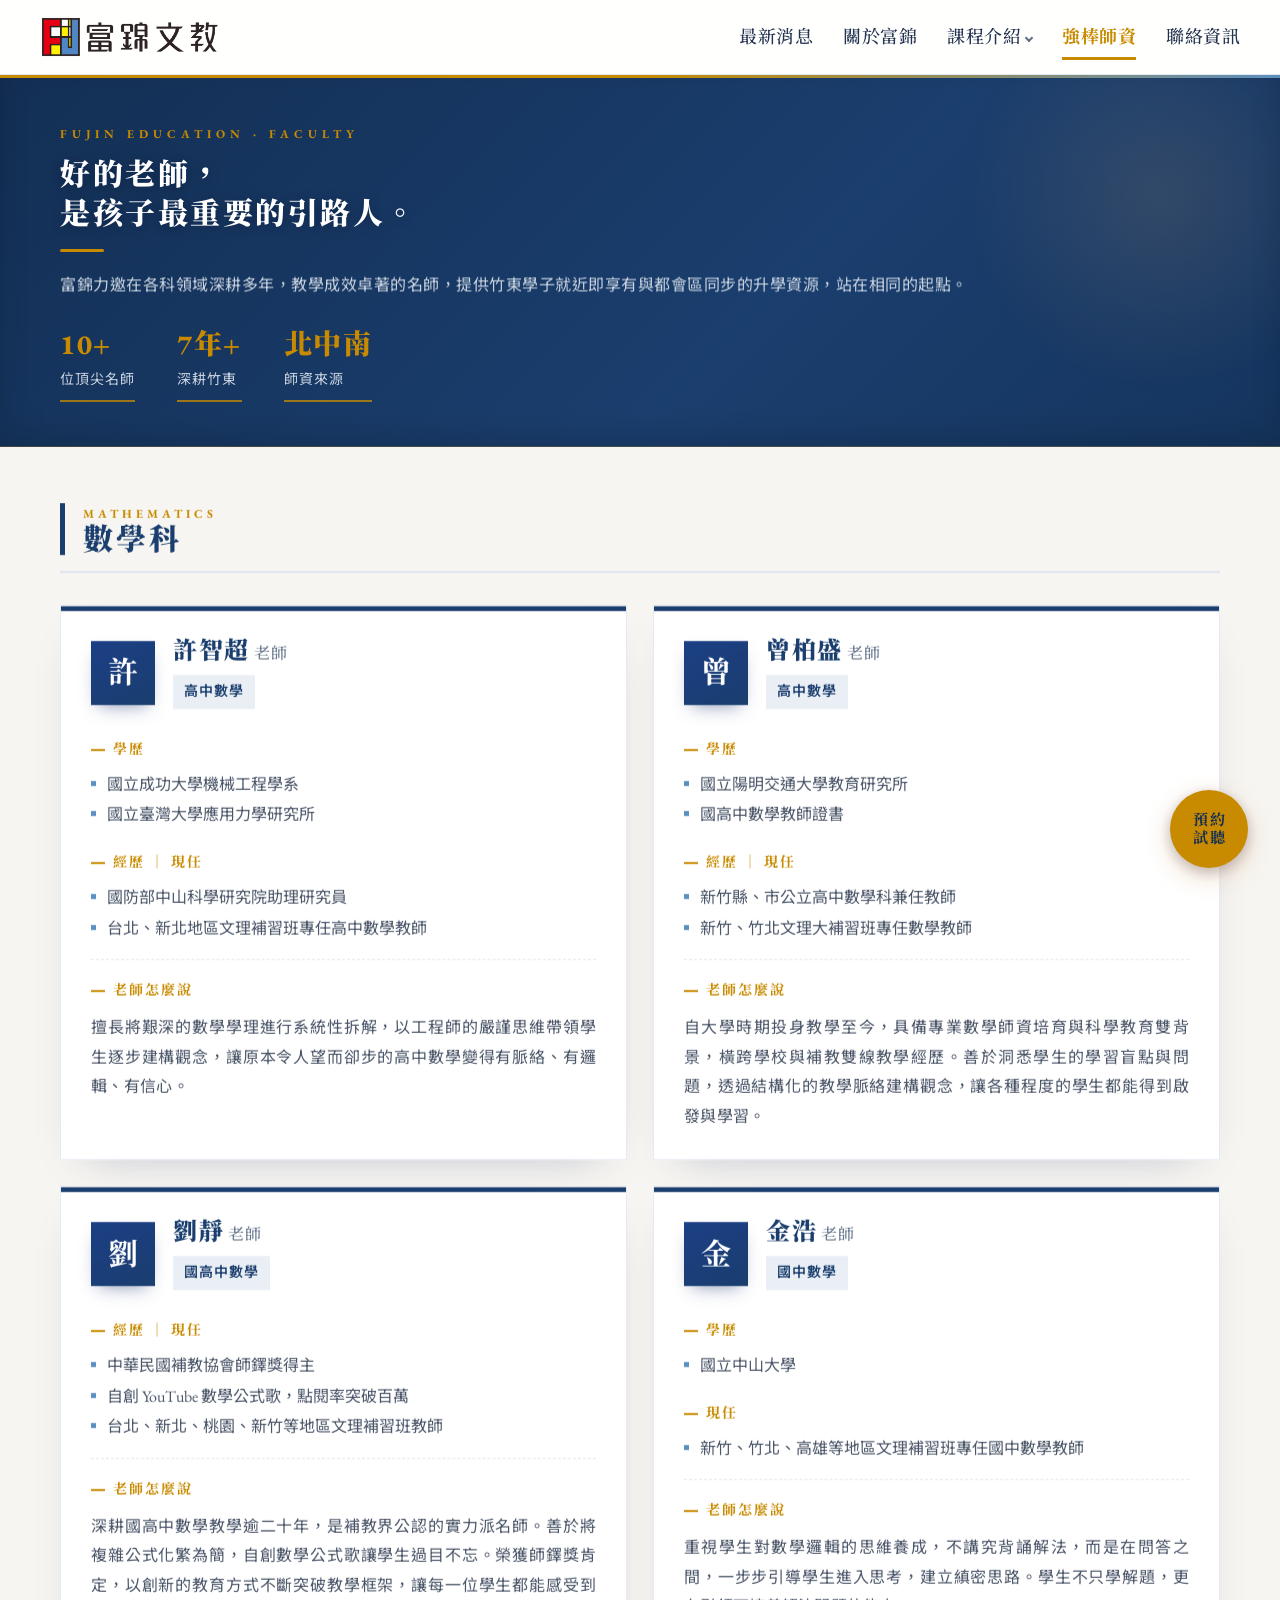
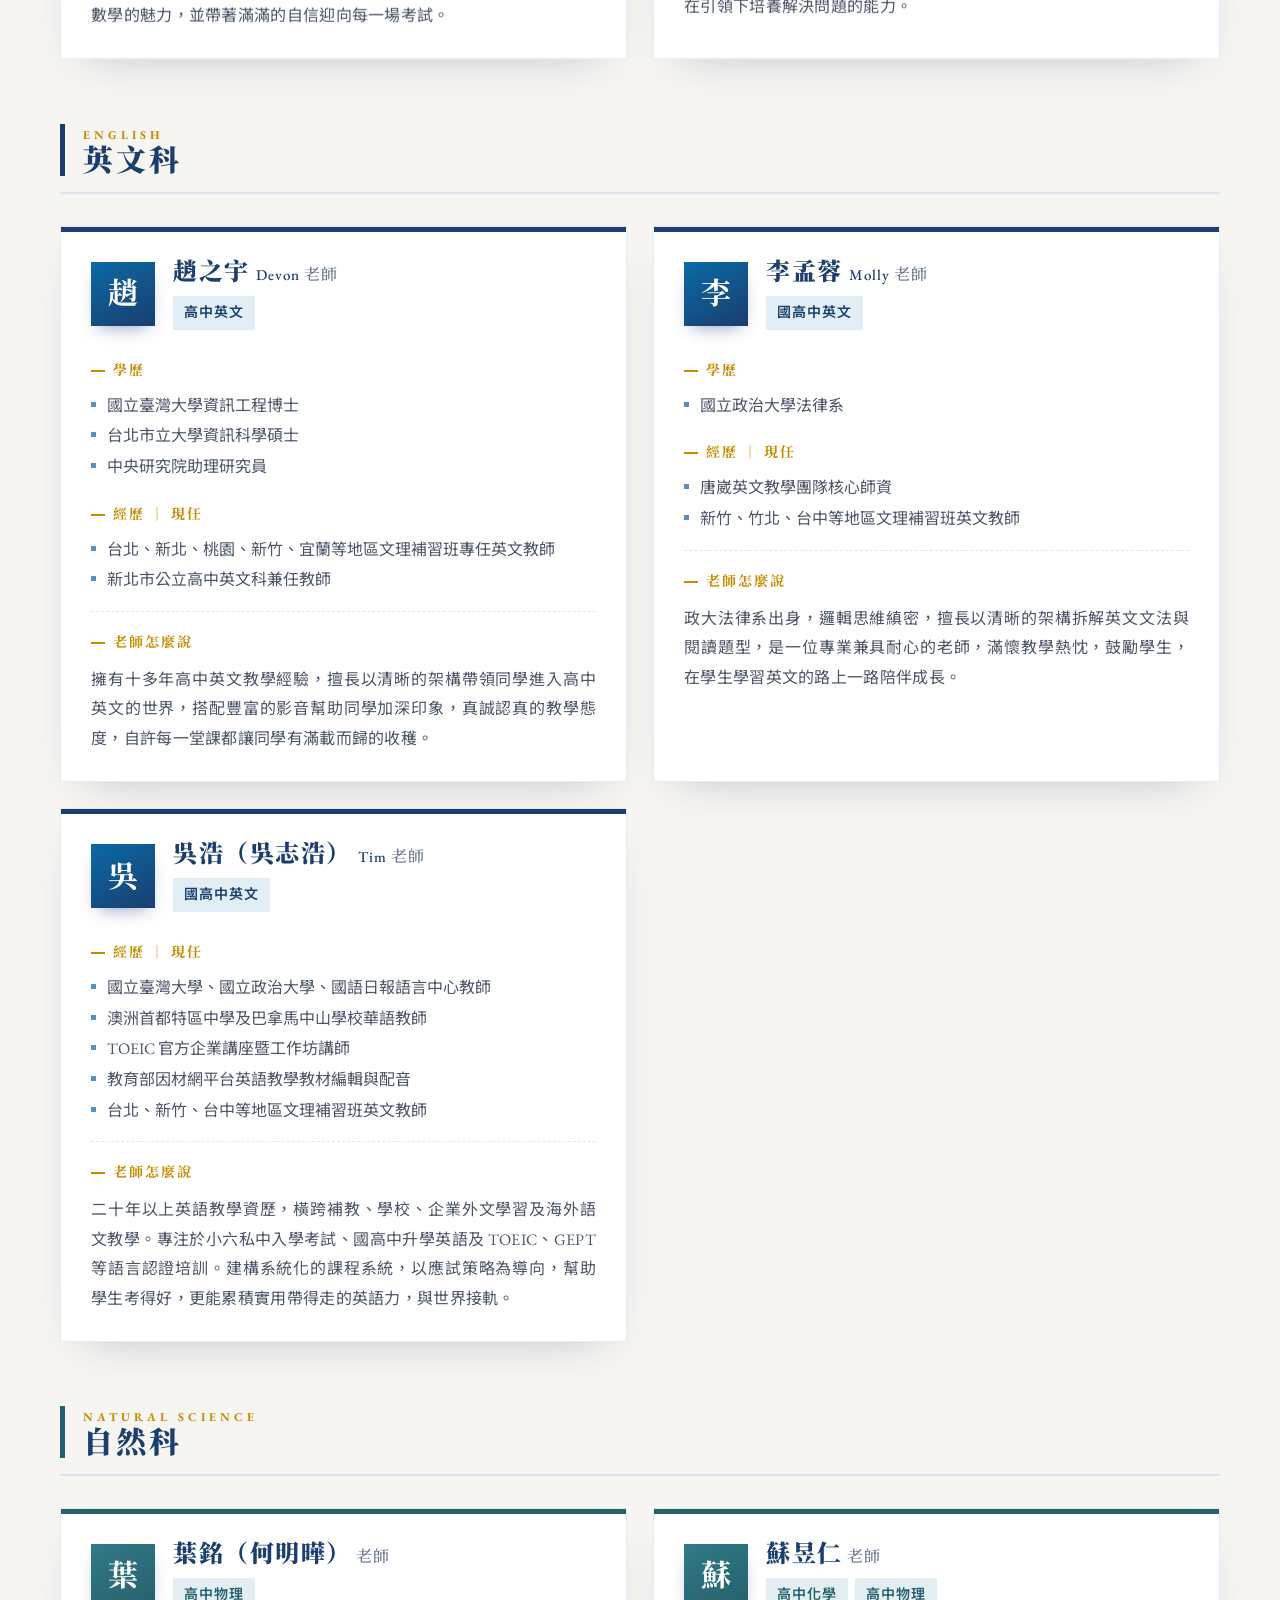
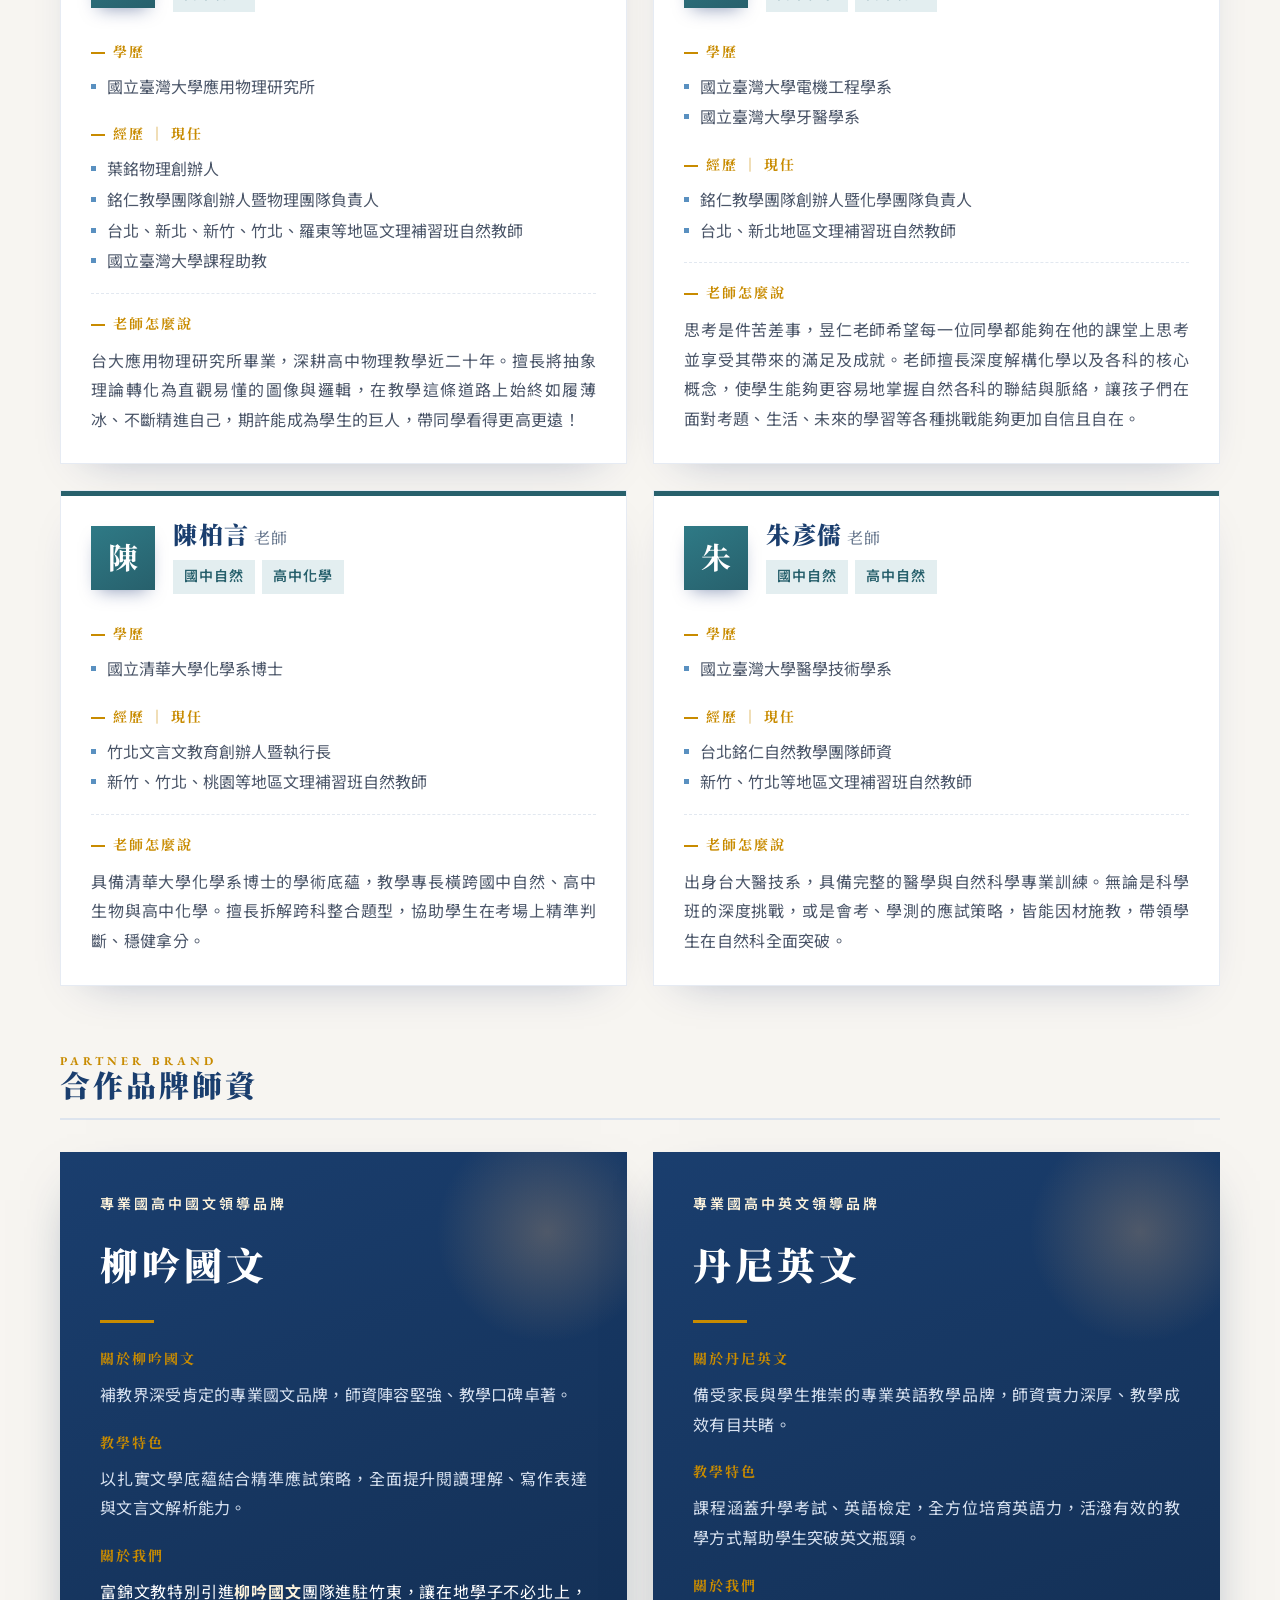
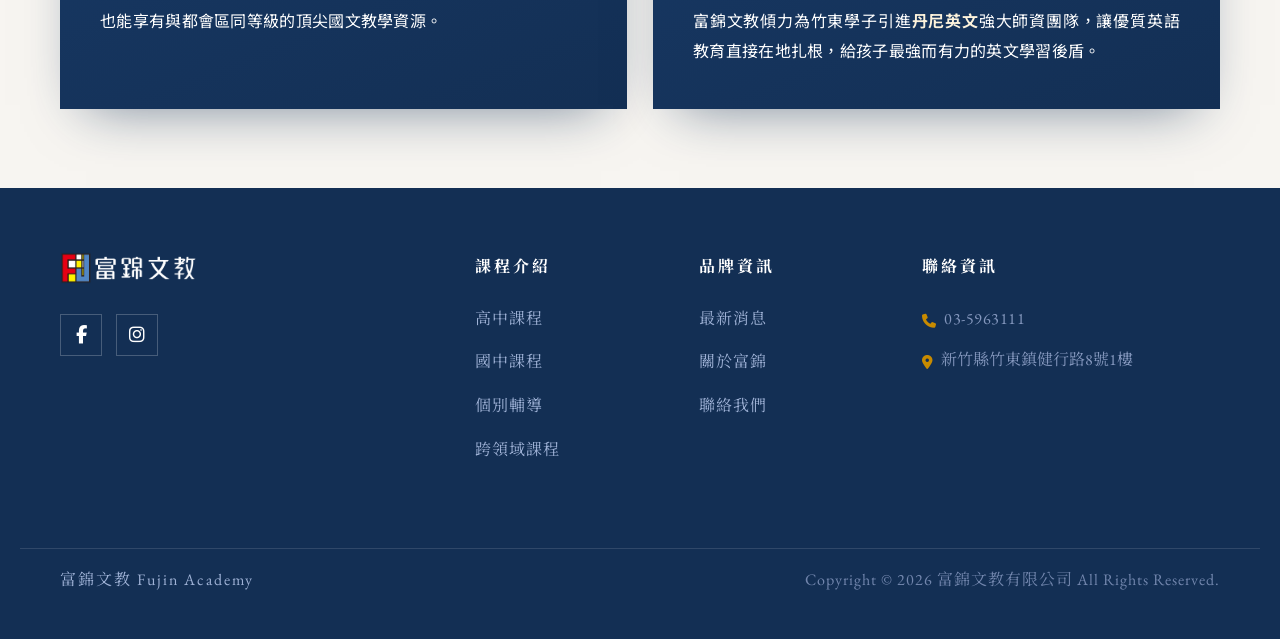
<file: faculty.html>
<!DOCTYPE html>
<html lang="zh-TW">

<head>
  <meta charset="UTF-8">
  <meta name="viewport" content="width=device-width, initial-scale=1.0">
  <title>富錦文教｜強棒師資</title>
  <link rel="preconnect" href="https://fonts.googleapis.com">
  <link rel="preconnect" href="https://fonts.gstatic.com" crossorigin>
  <link
    href="https://fonts.googleapis.com/css2?family=EB+Garamond:ital,wght@0,400..800;1,400..800&family=Noto+Sans+TC:wght@400;500;600;700;800;900&family=Noto+Serif+TC:wght@400;500;600;700;900&display=swap"
    rel="stylesheet">
  <link rel="stylesheet" href="https://cdnjs.cloudflare.com/ajax/libs/font-awesome/6.5.1/css/all.min.css">
  <link rel="stylesheet" href="https://cdnjs.cloudflare.com/ajax/libs/animate.css/4.1.1/animate.min.css">
  <link rel="stylesheet" href="css/style.css">
</head>

<body>

  <div id="site-header"></div>
  <script src="partials/site-header.js"></script>

  <section class="page-hero">
    <div class="wrap ph-inner">
      <div class="ph-eyebrow scroll-anim" data-anim="animate__fadeIn">FUJIN EDUCATION · FACULTY</div>
      <h1 class="ph-title scroll-anim" data-anim="animate__fadeInUp">好的老師，<br>是孩子最重要的引路人。</h1>
      <div class="ph-rule scroll-anim" data-anim="animate__fadeIn" data-delay="0.2s"></div>
      <p class="ph-sub scroll-anim" data-anim="animate__fadeInUp" data-delay="0.3s">富錦力邀在各科領域深耕多年，教學成效卓著的名師，提供竹東學子就近即享有與都會區同步的升學資源，站在相同的起點。</p>
      <div class="ph-stats scroll-anim" data-anim="animate__fadeInUp" data-delay="0.35s">
        <div class="ph-stat-item">
          <div class="ph-stat-num" data-count-to="10" data-count-suffix="+">1+</div>
          <div class="ph-stat-label">位頂尖名師</div>
        </div>
        <div class="ph-stat-item">
          <div class="ph-stat-num" data-count-to="7" data-count-suffix="年+">1年+</div>
          <div class="ph-stat-label">深耕竹東</div>
        </div>
        <div class="ph-stat-item">
          <div class="ph-stat-num ph-stat-chars" data-char-seq="true">
            <span class="stat-ch">北</span><span class="stat-ch">中</span><span class="stat-ch">南</span>
          </div>
          <div class="ph-stat-label">師資來源</div>
        </div>
      </div>
    </div>
  </section>

  <main class="wrap">

    <!-- 數學科 -->
    <section class="subject c-math scroll-anim" data-anim="animate__fadeInUp" id="math">
      <div class="sub-head">
        <span class="sub-bar"></span>
        <div>
          <div class="sub-en">Mathematics</div>
          <div class="sub-cn">數學科</div>
        </div>
      </div>
      <div class="grid">

        <article class="teacher">
          <div class="t-top"></div>
          <div class="t-head">
            <div class="avatar">許</div>
            <div class="t-id">
              <h3 class="t-name">許智超<span class="suf">老師</span></h3>
              <div class="t-tags"><span class="tag">高中數學</span></div>
            </div>
          </div>
          <div class="t-body">
            <div class="meta">
              <div class="meta-label">學歷</div>
              <ul>
                <li>國立成功大學機械工程學系</li>
                <li>國立臺灣大學應用力學研究所</li>
              </ul>
            </div>
            <div class="meta">
              <div class="meta-label">經歷 ｜ 現任</div>
              <ul>
                <li>國防部中山科學研究院助理研究員</li>
                <li>台北、新北地區文理補習班專任高中數學教師</li>
              </ul>
            </div>
            <div class="t-quote">
              <div class="meta-label">老師怎麼說</div>
              <p class="t-desc">擅長將艱深的數學學理進行系統性拆解，以工程師的嚴謹思維帶領學生逐步建構觀念，讓原本令人望而卻步的高中數學變得有脈絡、有邏輯、有信心。</p>
            </div>
          </div>
        </article>

        <article class="teacher">
          <div class="t-top"></div>
          <div class="t-head">
            <div class="avatar">曾</div>
            <div class="t-id">
              <h3 class="t-name">曾柏盛<span class="suf">老師</span></h3>
              <div class="t-tags"><span class="tag">高中數學</span></div>
            </div>
          </div>
          <div class="t-body">
            <div class="meta">
              <div class="meta-label">學歷</div>
              <ul>
                <li>國立陽明交通大學教育研究所</li>
                <li>國高中數學教師證書</li>
              </ul>
            </div>
            <div class="meta">
              <div class="meta-label">經歷 ｜ 現任</div>
              <ul>
                <li>新竹縣、市公立高中數學科兼任教師</li>
                <li>新竹、竹北文理大補習班專任數學教師</li>
              </ul>
            </div>
            <div class="t-quote">
              <div class="meta-label">老師怎麼說</div>
              <p class="t-desc">
                自大學時期投身教學至今，具備專業數學師資培育與科學教育雙背景，橫跨學校與補教雙線教學經歷。善於洞悉學生的學習盲點與問題，透過結構化的教學脈絡建構觀念，讓各種程度的學生都能得到啟發與學習。
              </p>
            </div>
          </div>
        </article>

        <article class="teacher">
          <div class="t-top"></div>
          <div class="t-head">
            <div class="avatar">劉</div>
            <div class="t-id">
              <h3 class="t-name">劉靜<span class="suf">老師</span></h3>
              <div class="t-tags"><span class="tag">國高中數學</span></div>
            </div>
          </div>
          <div class="t-body">
            <div class="meta">
              <div class="meta-label">經歷 ｜ 現任</div>
              <ul>
                <li>中華民國補教協會師鐸獎得主</li>
                <li>自創 YouTube 數學公式歌，點閱率突破百萬</li>
                <li>台北、新北、桃園、新竹等地區文理補習班教師</li>
              </ul>
            </div>
            <div class="t-quote">
              <div class="meta-label">老師怎麼說</div>
              <p class="t-desc">
                深耕國高中數學教學逾二十年，是補教界公認的實力派名師。善於將複雜公式化繁為簡，自創數學公式歌讓學生過目不忘。榮獲師鐸獎肯定，以創新的教育方式不斷突破教學框架，讓每一位學生都能感受到數學的魅力，並帶著滿滿的自信迎向每一場考試。
              </p>
            </div>
          </div>
        </article>

        <article class="teacher">
          <div class="t-top"></div>
          <div class="t-head">
            <div class="avatar">金</div>
            <div class="t-id">
              <h3 class="t-name">金浩<span class="suf">老師</span></h3>
              <div class="t-tags"><span class="tag">國中數學</span></div>
            </div>
          </div>
          <div class="t-body">
            <div class="meta">
              <div class="meta-label">學歷</div>
              <ul>
                <li>國立中山大學</li>
              </ul>
            </div>
            <div class="meta">
              <div class="meta-label">現任</div>
              <ul>
                <li>新竹、竹北、高雄等地區文理補習班專任國中數學教師</li>
              </ul>
            </div>
            <div class="t-quote">
              <div class="meta-label">老師怎麼說</div>
              <p class="t-desc">重視學生對數學邏輯的思維養成，不講究背誦解法，而是在問答之間，一步步引導學生進入思考，建立縝密思路。學生不只學解題，更在引領下培養解決問題的能力。</p>
            </div>
          </div>
        </article>

      </div>
    </section>

    <!-- 英文科 -->
    <section class="subject c-eng scroll-anim" data-anim="animate__fadeInUp" id="english">
      <div class="sub-head">
        <span class="sub-bar"></span>
        <div>
          <div class="sub-en">English</div>
          <div class="sub-cn">英文科</div>
        </div>
      </div>
      <div class="grid">

        <article class="teacher">
          <div class="t-top"></div>
          <div class="t-head">
            <div class="avatar">趙</div>
            <div class="t-id">
              <h3 class="t-name">趙之宇<span class="en">Devon</span><span class="suf">老師</span></h3>
              <div class="t-tags"><span class="tag">高中英文</span></div>
            </div>
          </div>
          <div class="t-body">
            <div class="meta">
              <div class="meta-label">學歷</div>
              <ul>
                <li>國立臺灣大學資訊工程博士</li>
                <li>台北市立大學資訊科學碩士</li>
                <li>中央研究院助理研究員</li>
              </ul>
            </div>
            <div class="meta">
              <div class="meta-label">經歷 ｜ 現任</div>
              <ul>
                <li>台北、新北、桃園、新竹、宜蘭等地區文理補習班專任英文教師</li>
                <li>新北市公立高中英文科兼任教師</li>
              </ul>
            </div>
            <div class="t-quote">
              <div class="meta-label">老師怎麼說</div>
              <p class="t-desc">擁有十多年高中英文教學經驗，擅長以清晰的架構帶領同學進入高中英文的世界，搭配豐富的影音幫助同學加深印象，真誠認真的教學態度，自許每一堂課都讓同學有滿載而歸的收穫。</p>
            </div>
          </div>
        </article>

        <article class="teacher">
          <div class="t-top"></div>
          <div class="t-head">
            <div class="avatar">李</div>
            <div class="t-id">
              <h3 class="t-name">李孟蓉<span class="en">Molly</span><span class="suf">老師</span></h3>
              <div class="t-tags"><span class="tag">國高中英文</span></div>
            </div>
          </div>
          <div class="t-body">
            <div class="meta">
              <div class="meta-label">學歷</div>
              <ul>
                <li>國立政治大學法律系</li>
              </ul>
            </div>
            <div class="meta">
              <div class="meta-label">經歷 ｜ 現任</div>
              <ul>
                <li>唐崴英文教學團隊核心師資</li>
                <li>新竹、竹北、台中等地區文理補習班英文教師</li>
              </ul>
            </div>
            <div class="t-quote">
              <div class="meta-label">老師怎麼說</div>
              <p class="t-desc">政大法律系出身，邏輯思維縝密，擅長以清晰的架構拆解英文文法與閱讀題型，是一位專業兼具耐心的老師，滿懷教學熱忱，鼓勵學生，在學生學習英文的路上一路陪伴成長。</p>
            </div>
          </div>
        </article>

        <article class="teacher">
          <div class="t-top"></div>
          <div class="t-head">
            <div class="avatar">吳</div>
            <div class="t-id">
              <h3 class="t-name">吳浩（吳志浩）<span class="en">Tim</span><span class="suf">老師</span></h3>
              <div class="t-tags"><span class="tag">國高中英文</span></div>
            </div>
          </div>
          <div class="t-body">
            <div class="meta">
              <div class="meta-label">經歷 ｜ 現任</div>
              <ul>
                <li>國立臺灣大學、國立政治大學、國語日報語言中心教師</li>
                <li>澳洲首都特區中學及巴拿馬中山學校華語教師</li>
                <li>TOEIC 官方企業講座暨工作坊講師</li>
                <li>教育部因材網平台英語教學教材編輯與配音</li>
                <li>台北、新竹、台中等地區文理補習班英文教師</li>
              </ul>
            </div>
            <div class="t-quote">
              <div class="meta-label">老師怎麼說</div>
              <p class="t-desc">二十年以上英語教學資歷，橫跨補教、學校、企業外文學習及海外語文教學。專注於小六私中入學考試、國高中升學英語及 TOEIC、GEPT 等語言認證培訓。建構系統化的課程系統，以應試策略為導向，幫助學生考得好，更能累積實用帶得走的英語力，與世界接軌。</p>
            </div>
          </div>
        </article>

      </div>
    </section>

    <!-- 自然科 -->
    <section class="subject c-sci scroll-anim" data-anim="animate__fadeInUp" id="science">
      <div class="sub-head">
        <span class="sub-bar"></span>
        <div>
          <div class="sub-en">Natural Science</div>
          <div class="sub-cn">自然科</div>
        </div>
      </div>
      <div class="grid">

        <article class="teacher">
          <div class="t-top"></div>
          <div class="t-head">
            <div class="avatar">葉</div>
            <div class="t-id">
              <h3 class="t-name">葉銘（何明曄）<span class="suf">老師</span></h3>
              <div class="t-tags"><span class="tag">高中物理</span></div>
            </div>
          </div>
          <div class="t-body">
            <div class="meta">
              <div class="meta-label">學歷</div>
              <ul>
                <li>國立臺灣大學應用物理研究所</li>
              </ul>
            </div>
            <div class="meta">
              <div class="meta-label">經歷 ｜ 現任</div>
              <ul>
                <li>葉銘物理創辦人</li>
                <li>銘仁教學團隊創辦人暨物理團隊負責人</li>
                <li>台北、新北、新竹、竹北、羅東等地區文理補習班自然教師</li>
                <li>國立臺灣大學課程助教</li>
              </ul>
            </div>
            <div class="t-quote">
              <div class="meta-label">老師怎麼說</div>
              <p class="t-desc">台大應用物理研究所畢業，深耕高中物理教學近二十年。擅長將抽象理論轉化為直觀易懂的圖像與邏輯，在教學這條道路上始終如履薄冰、不斷精進自己，期許能成為學生的巨人，帶同學看得更高更遠！
              </p>
            </div>
          </div>
        </article>

        <article class="teacher">
          <div class="t-top"></div>
          <div class="t-head">
            <div class="avatar">蘇</div>
            <div class="t-id">
              <h3 class="t-name">蘇昱仁<span class="suf">老師</span></h3>
              <div class="t-tags"><span class="tag">高中化學</span><span class="tag">高中物理</span></div>
            </div>
          </div>
          <div class="t-body">
            <div class="meta">
              <div class="meta-label">學歷</div>
              <ul>
                <li>國立臺灣大學電機工程學系</li>
                <li>國立臺灣大學牙醫學系</li>
              </ul>
            </div>
            <div class="meta">
              <div class="meta-label">經歷 ｜ 現任</div>
              <ul>
                <li>銘仁教學團隊創辦人暨化學團隊負責人</li>
                <li>台北、新北地區文理補習班自然教師</li>
              </ul>
            </div>
            <div class="t-quote">
              <div class="meta-label">老師怎麼說</div>
              <p class="t-desc">
                思考是件苦差事，昱仁老師希望每一位同學都能夠在他的課堂上思考並享受其帶來的滿足及成就。老師擅長深度解構化學以及各科的核心概念，使學生能夠更容易地掌握自然各科的聯結與脈絡，讓孩子們在面對考題、生活、未來的學習等各種挑戰能夠更加自信且自在。
              </p>
            </div>
          </div>
        </article>

        <article class="teacher">
          <div class="t-top"></div>
          <div class="t-head">
            <div class="avatar">陳</div>
            <div class="t-id">
              <h3 class="t-name">陳柏言<span class="suf">老師</span></h3>
              <div class="t-tags"><span class="tag">國中自然</span><span class="tag">高中化學</span></div>
            </div>
          </div>
          <div class="t-body">
            <div class="meta">
              <div class="meta-label">學歷</div>
              <ul>
                <li>國立清華大學化學系博士</li>
              </ul>
            </div>
            <div class="meta">
              <div class="meta-label">經歷 ｜ 現任</div>
              <ul>
                <li>竹北文言文教育創辦人暨執行長</li>
                <li>新竹、竹北、桃園等地區文理補習班自然教師</li>
              </ul>
            </div>
            <div class="t-quote">
              <div class="meta-label">老師怎麼說</div>
              <p class="t-desc">具備清華大學化學系博士的學術底蘊，教學專長橫跨國中自然、高中生物與高中化學。擅長拆解跨科整合題型，協助學生在考場上精準判斷、穩健拿分。</p>
            </div>
          </div>
        </article>

        <article class="teacher">
          <div class="t-top"></div>
          <div class="t-head">
            <div class="avatar">朱</div>
            <div class="t-id">
              <h3 class="t-name">朱彥儒<span class="suf">老師</span></h3>
              <div class="t-tags"><span class="tag">國中自然</span><span class="tag">高中自然</span></div>
            </div>
          </div>
          <div class="t-body">
            <div class="meta">
              <div class="meta-label">學歷</div>
              <ul>
                <li>國立臺灣大學醫學技術學系</li>
              </ul>
            </div>
            <div class="meta">
              <div class="meta-label">經歷 ｜ 現任</div>
              <ul>
                <li>台北銘仁自然教學團隊師資</li>
                <li>新竹、竹北等地區文理補習班自然教師</li>
              </ul>
            </div>
            <div class="t-quote">
              <div class="meta-label">老師怎麼說</div>
              <p class="t-desc">出身台大醫技系，具備完整的醫學與自然科學專業訓練。無論是科學班的深度挑戰，或是會考、學測的應試策略，皆能因材施教，帶領學生在自然科全面突破。</p>
            </div>
          </div>
        </article>

      </div>
    </section>

    <!-- 合作品牌師資 -->
    <section class="subject partner-sec scroll-anim" data-anim="animate__fadeInUp" id="partner">
      <div class="sub-head">
        <div>
          <div class="sub-en">Partner Brand</div>
          <div class="sub-cn">合作品牌師資</div>
        </div>
      </div>
      <div class="partner-grid">

        <article class="partner">
          <div class="p-eyebrow">專業國高中國文領導品牌</div>
          <div class="p-name">柳吟國文</div>
          <div class="p-rule"></div>
          <div class="p-block">
            <div class="p-label">關於柳吟國文</div>
            <p class="p-text">補教界深受肯定的專業國文品牌，師資陣容堅強、教學口碑卓著。</p>
          </div>
          <div class="p-block">
            <div class="p-label">教學特色</div>
            <p class="p-text">以扎實文學底蘊結合精準應試策略，全面提升閱讀理解、寫作表達與文言文解析能力。</p>
          </div>
          <div class="p-block">
            <div class="p-label">關於我們</div>
            <p class="p-text intro">富錦文教特別引進<b>柳吟國文</b>團隊進駐竹東，讓在地學子不必北上，也能享有與都會區同等級的頂尖國文教學資源。</p>
          </div>
        </article>

        <article class="partner">
          <div class="p-eyebrow">專業國高中英文領導品牌</div>
          <div class="p-name">丹尼英文</div>
          <div class="p-rule"></div>
          <div class="p-block">
            <div class="p-label">關於丹尼英文</div>
            <p class="p-text">備受家長與學生推崇的專業英語教學品牌，師資實力深厚、教學成效有目共睹。</p>
          </div>
          <div class="p-block">
            <div class="p-label">教學特色</div>
            <p class="p-text">課程涵蓋升學考試、英語檢定，全方位培育英語力，活潑有效的教學方式幫助學生突破英文瓶頸。</p>
          </div>
          <div class="p-block">
            <div class="p-label">關於我們</div>
            <p class="p-text intro">富錦文教傾力為竹東學子引進<b>丹尼英文</b>強大師資團隊，讓優質英語教育直接在地扎根，給孩子最強而有力的英文學習後盾。</p>
          </div>
        </article>

      </div>
    </section>

  </main>

  <div id="site-footer"></div>
  <script src="partials/site-footer.js"></script>


  <!-- Scroll Animation IntersectionObserver Script -->
  <script src="js/scroll-anim.js"></script>

</body>

</html>
</file>
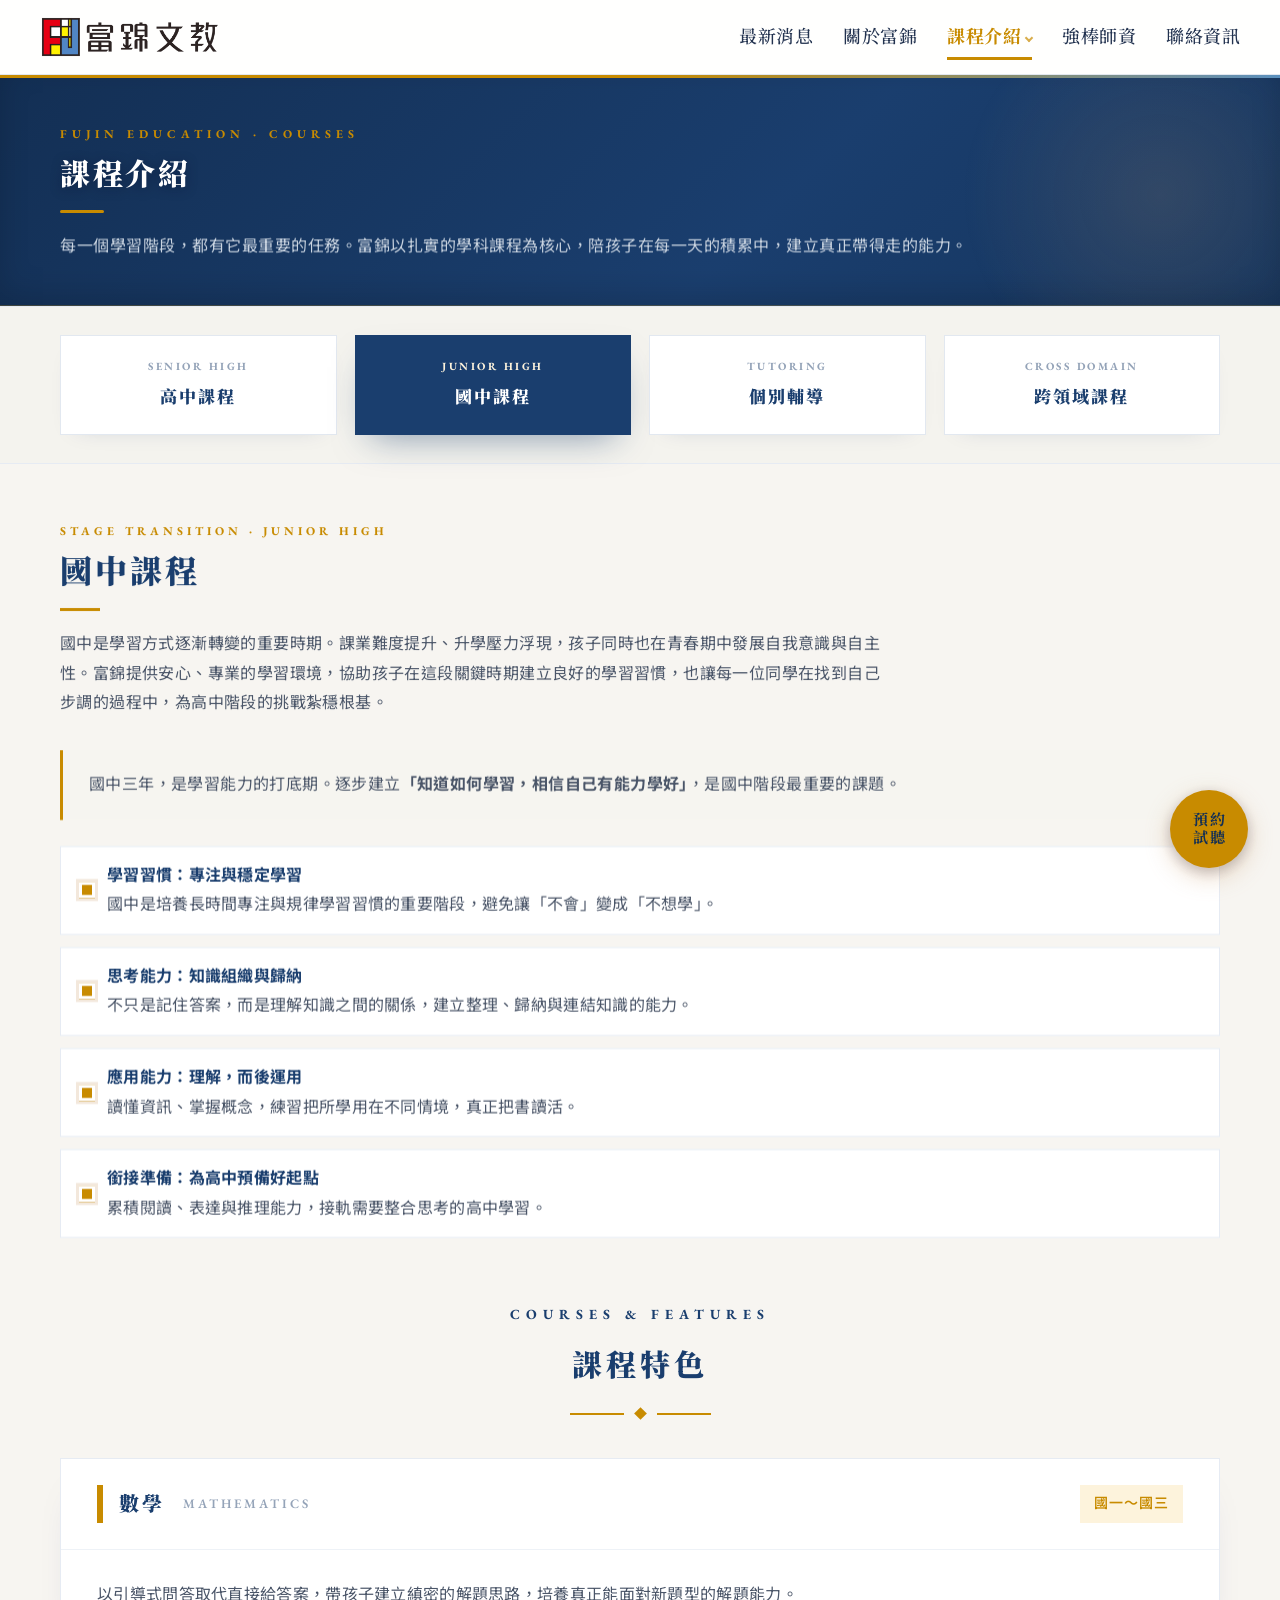
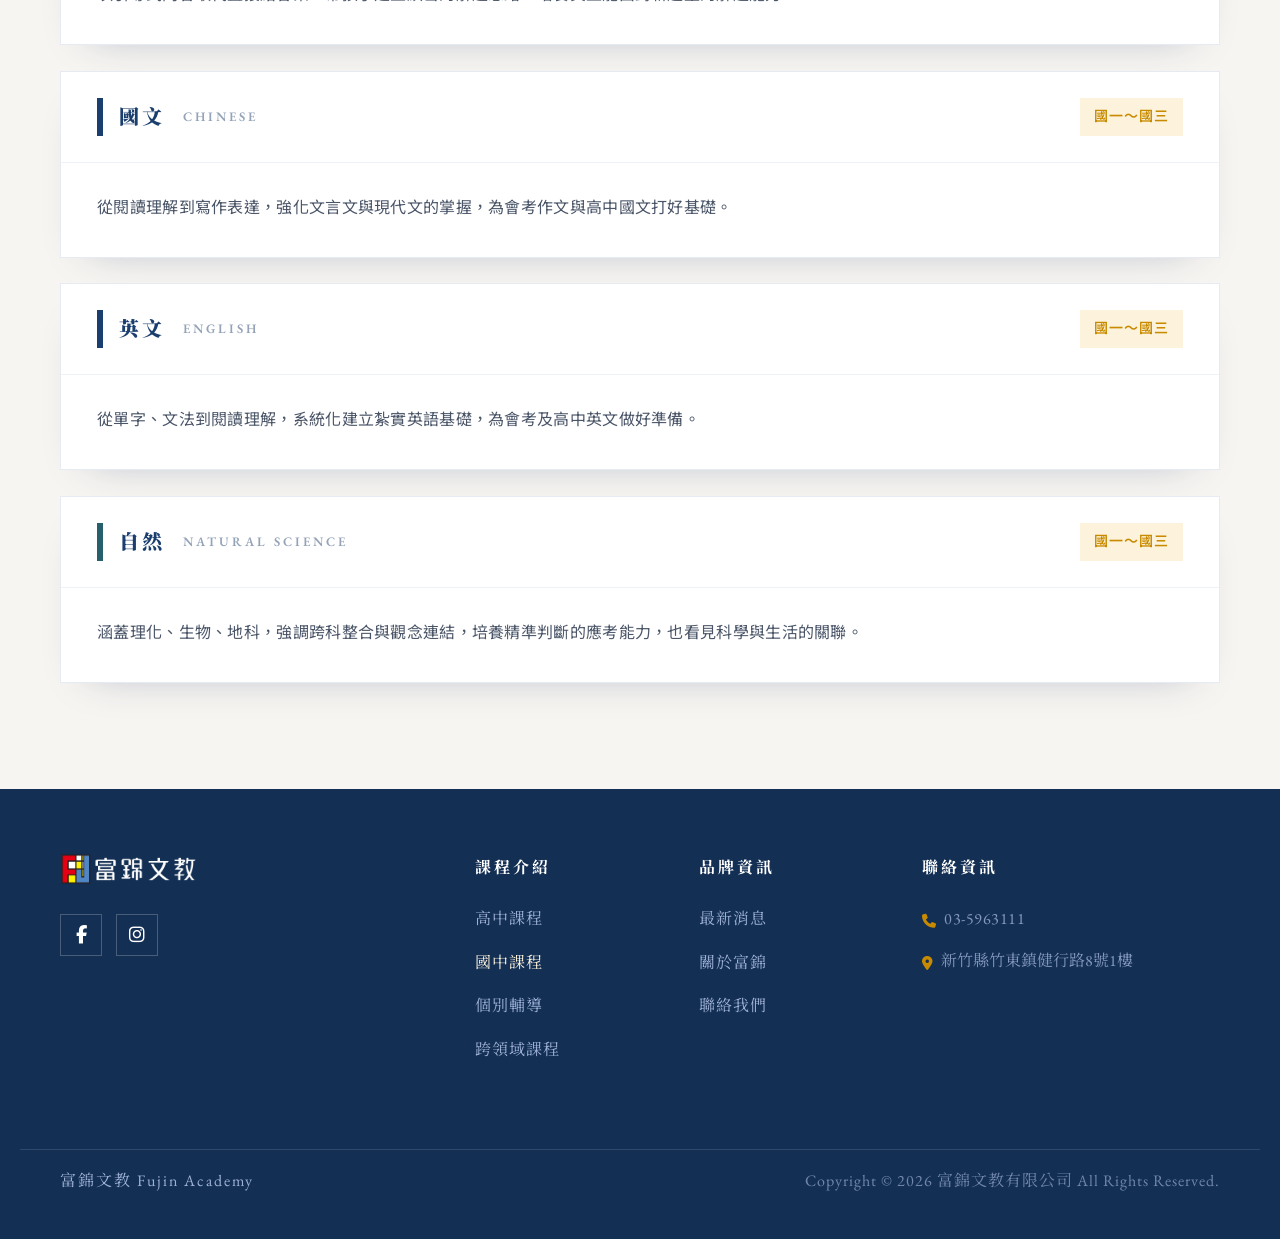
<file: junior.html>
<!DOCTYPE html>
<html lang="zh-TW">

<head>
  <meta charset="UTF-8">
  <meta name="viewport" content="width=device-width, initial-scale=1.0">
  <title>富錦文教｜國中課程</title>
  <link rel="preconnect" href="https://fonts.googleapis.com">
  <link rel="preconnect" href="https://fonts.gstatic.com" crossorigin>
  <link
    href="https://fonts.googleapis.com/css2?family=EB+Garamond:ital,wght@0,400..800;1,400..800&family=Noto+Sans+TC:wght@400;500;600;700;800;900&family=Noto+Serif+TC:wght@400;500;600;700;900&display=swap"
    rel="stylesheet">
  <link rel="stylesheet" href="https://cdnjs.cloudflare.com/ajax/libs/font-awesome/6.5.1/css/all.min.css">
  <link rel="stylesheet" href="https://cdnjs.cloudflare.com/ajax/libs/animate.css/4.1.1/animate.min.css">
  <link rel="stylesheet" href="css/style.css">
</head>

<body>

  <div id="site-header"></div>
  <script src="partials/site-header.js"></script>

  <section class="page-hero">
    <div class="wrap ph-inner">
      <div class="ph-eyebrow scroll-anim" data-anim="animate__fadeIn">FUJIN EDUCATION · COURSES</div>
      <h1 class="ph-title scroll-anim" data-anim="animate__fadeInUp">課程介紹</h1>
      <div class="ph-rule scroll-anim" data-anim="animate__fadeIn" data-delay="0.2s"></div>
      <p class="ph-sub scroll-anim" data-anim="animate__fadeInUp" data-delay="0.3s">每一個學習階段，都有它最重要的任務。富錦以扎實的學科課程為核心，陪孩子在每一天的積累中，建立真正帶得走的能力。</p>
    </div>
  </section>

  <section class="course-switch-sec">
    <div class="wrap">
      <div class="course-switch-grid">
        <a href="senior.html" class="course-tab">
          <span class="ct-en">SENIOR HIGH</span>
          <span class="ct-cn">高中課程</span>
        </a>
        <a href="junior.html" class="course-tab active">
          <span class="ct-en">JUNIOR HIGH</span>
          <span class="ct-cn">國中課程</span>
        </a>
        <a href="tutor.html" class="course-tab">
          <span class="ct-en">TUTORING</span>
          <span class="ct-cn">個別輔導</span>
        </a>
        <a href="cross.html" class="course-tab">
          <span class="ct-en">CROSS DOMAIN</span>
          <span class="ct-cn">跨領域課程</span>
        </a>
      </div>
    </div>
  </section>

  <main class="wrap pb-80">

    <!-- 國中課程導言與階段轉換 -->
    <section class="compare">
      <div class="course-stage-head scroll-anim" data-anim="animate__fadeInUp">
        <div class="csh-eyebrow">STAGE TRANSITION · JUNIOR HIGH</div>
        <h2 class="csh-title">國中課程</h2>
        <div class="csh-rule"></div>
        <p class="csh-sub">國中是學習方式逐漸轉變的重要時期。課業難度提升、升學壓力浮現，孩子同時也在青春期中發展自我意識與自主性。富錦提供安心、專業的學習環境，協助孩子在這段關鍵時期建立良好的學習習慣，也讓每一位同學在找到自己步調的過程中，為高中階段的挑戰紮穩根基。</p>
      </div>
      <div class="compare-body scroll-anim" data-anim="animate__fadeInUp">
        <p class="stage-lead-callout">國中三年，是學習能力的打底期。逐步建立<b>「知道如何學習，相信自己有能力學好」</b>，是國中階段最重要的課題。</p>
        <ul class="hl-list">
          <li><b>學習習慣：專注與穩定學習</b><br>國中是培養長時間專注與規律學習習慣的重要階段，避免讓「不會」變成「不想學」。</li>
          <li><b>思考能力：知識組織與歸納</b><br>不只是記住答案，而是理解知識之間的關係，建立整理、歸納與連結知識的能力。</li>
          <li><b>應用能力：理解，而後運用</b><br>讀懂資訊、掌握概念，練習把所學用在不同情境，真正把書讀活。</li>
          <li><b>銜接準備：為高中預備好起點</b><br>累積閱讀、表達與推理能力，接軌需要整合思考的高中學習。</li>
        </ul>
      </div>
    </section>

    <!-- 課程特色 -->
    <section class="subjects">
      <div class="intro-band scroll-anim" data-anim="animate__fadeInUp">
        <div class="band-en">Courses &amp; Features</div>
        <h2 class="band-h">課程特色</h2>
        <div class="ornament"><span class="ln"></span><span class="dot"></span><span class="ln"></span></div>
      </div>
      <div>

          <!-- 數學 -->
          <div class="subj scroll-anim" data-anim="animate__fadeInUp">
            <div class="subj-head scroll-anim" data-anim="animate__fadeInUp">
              <span class="subj-tab acc-gold"></span>
              <span class="subj-cn">數學</span><span class="subj-en">Mathematics</span>
              <span class="subj-badge">國一～國三</span>
            </div>
            <div class="subj-body scroll-anim" data-anim="animate__fadeInUp">
              <p>以引導式問答取代直接給答案，帶孩子建立縝密的解題思路，培養真正能面對新題型的解題能力。</p>
            </div>
          </div>

          <!-- 國文 -->
          <div class="subj scroll-anim" data-anim="animate__fadeInUp">
            <div class="subj-head scroll-anim" data-anim="animate__fadeInUp">
              <span class="subj-tab acc-navy"></span>
              <span class="subj-cn">國文</span><span class="subj-en">Chinese</span>
              <span class="subj-badge">國一～國三</span>
            </div>
            <div class="subj-body scroll-anim" data-anim="animate__fadeInUp">
              <p>從閱讀理解到寫作表達，強化文言文與現代文的掌握，為會考作文與高中國文打好基礎。</p>
            </div>
          </div>

          <!-- 英文 -->
          <div class="subj scroll-anim" data-anim="animate__fadeInUp">
            <div class="subj-head scroll-anim" data-anim="animate__fadeInUp">
              <span class="subj-tab acc-royal"></span>
              <span class="subj-cn">英文</span><span class="subj-en">English</span>
              <span class="subj-badge">國一～國三</span>
            </div>
            <div class="subj-body scroll-anim" data-anim="animate__fadeInUp">
              <p>從單字、文法到閱讀理解，系統化建立紮實英語基礎，為會考及高中英文做好準備。</p>
            </div>
          </div>

          <!-- 自然 -->
          <div class="subj scroll-anim" data-anim="animate__fadeInUp">
            <div class="subj-head scroll-anim" data-anim="animate__fadeInUp">
              <span class="subj-tab acc-ocean"></span>
              <span class="subj-cn">自然</span><span class="subj-en">Natural Science</span>
              <span class="subj-badge">國一～國三</span>
            </div>
            <div class="subj-body scroll-anim" data-anim="animate__fadeInUp">
              <p>涵蓋理化、生物、地科，強調跨科整合與觀念連結，培養精準判斷的應考能力，也看見科學與生活的關聯。</p>
            </div>
          </div>

        </div>
    </section>

  </main>

  <div id="site-footer"></div>
  <script src="partials/site-footer.js"></script>


  <!-- Scroll Animation IntersectionObserver Script -->
  <script src="js/scroll-anim.js"></script>

</body>

</html>
</file>
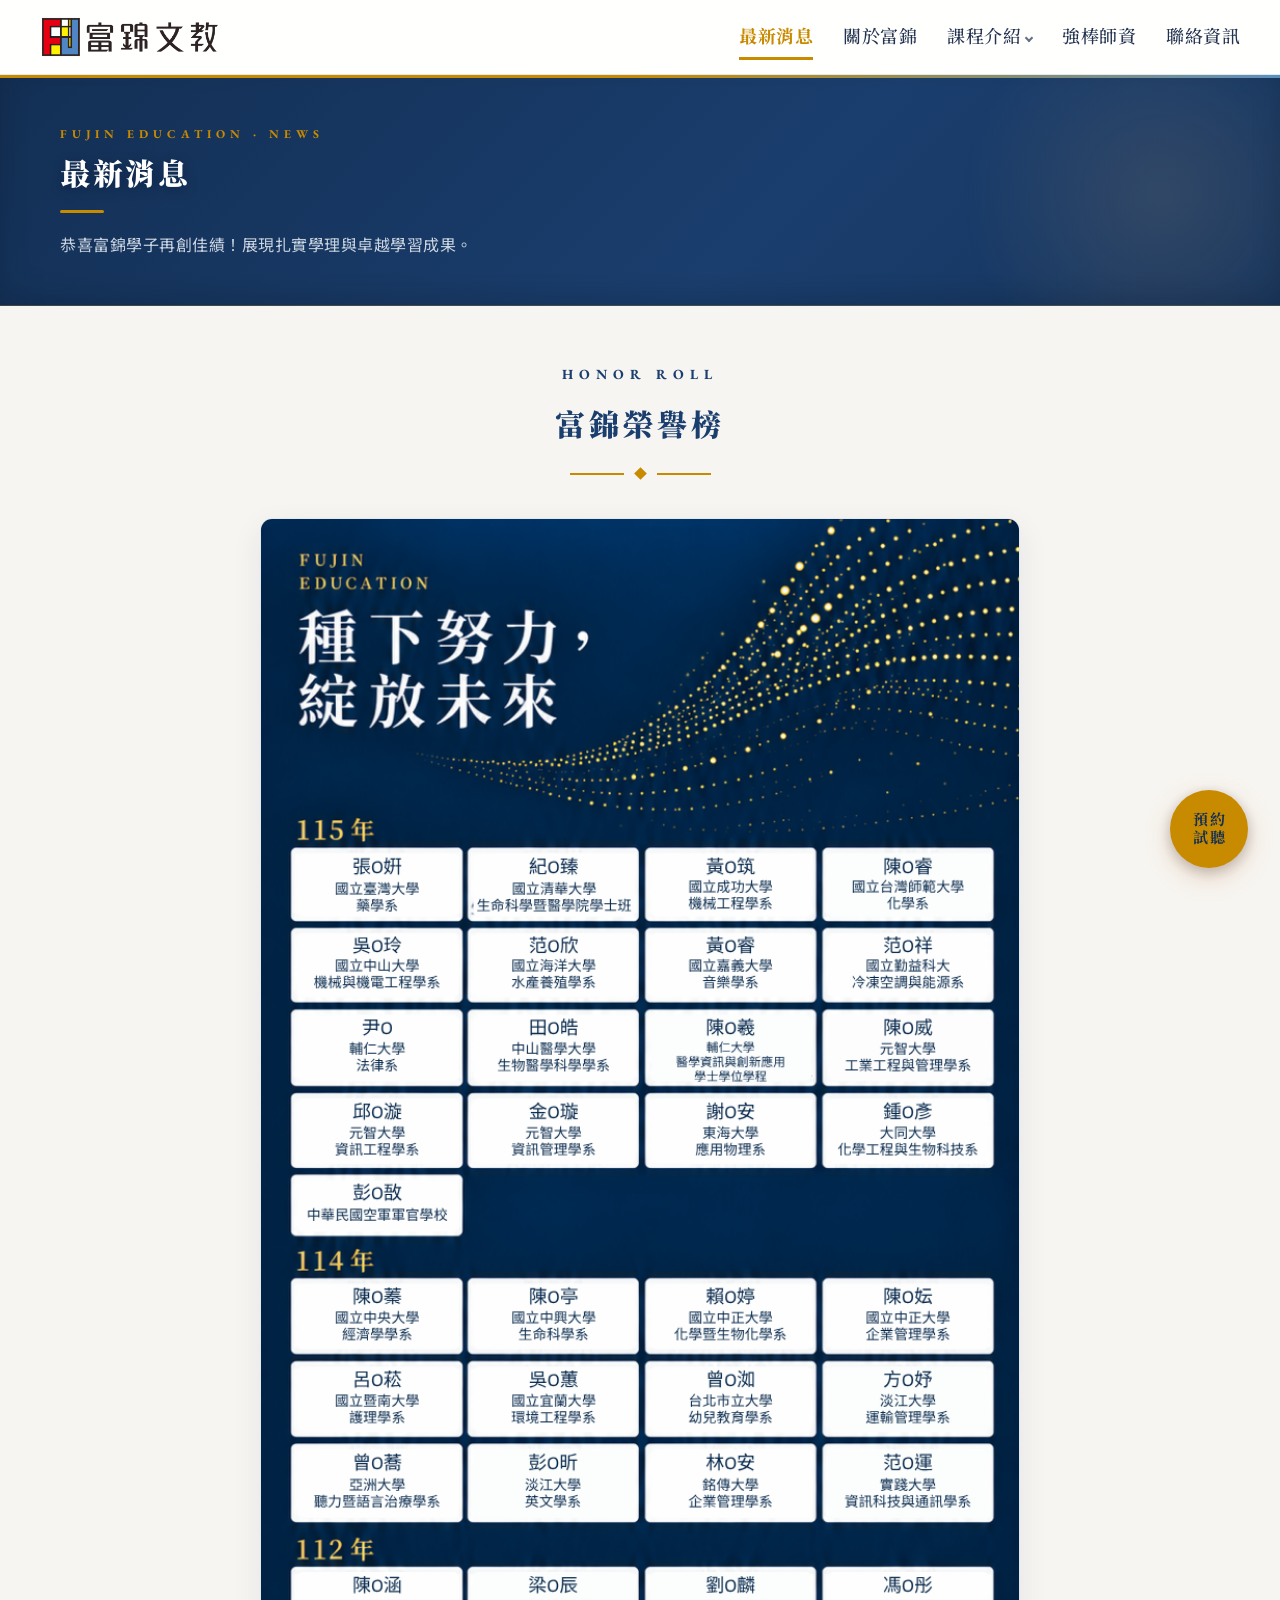
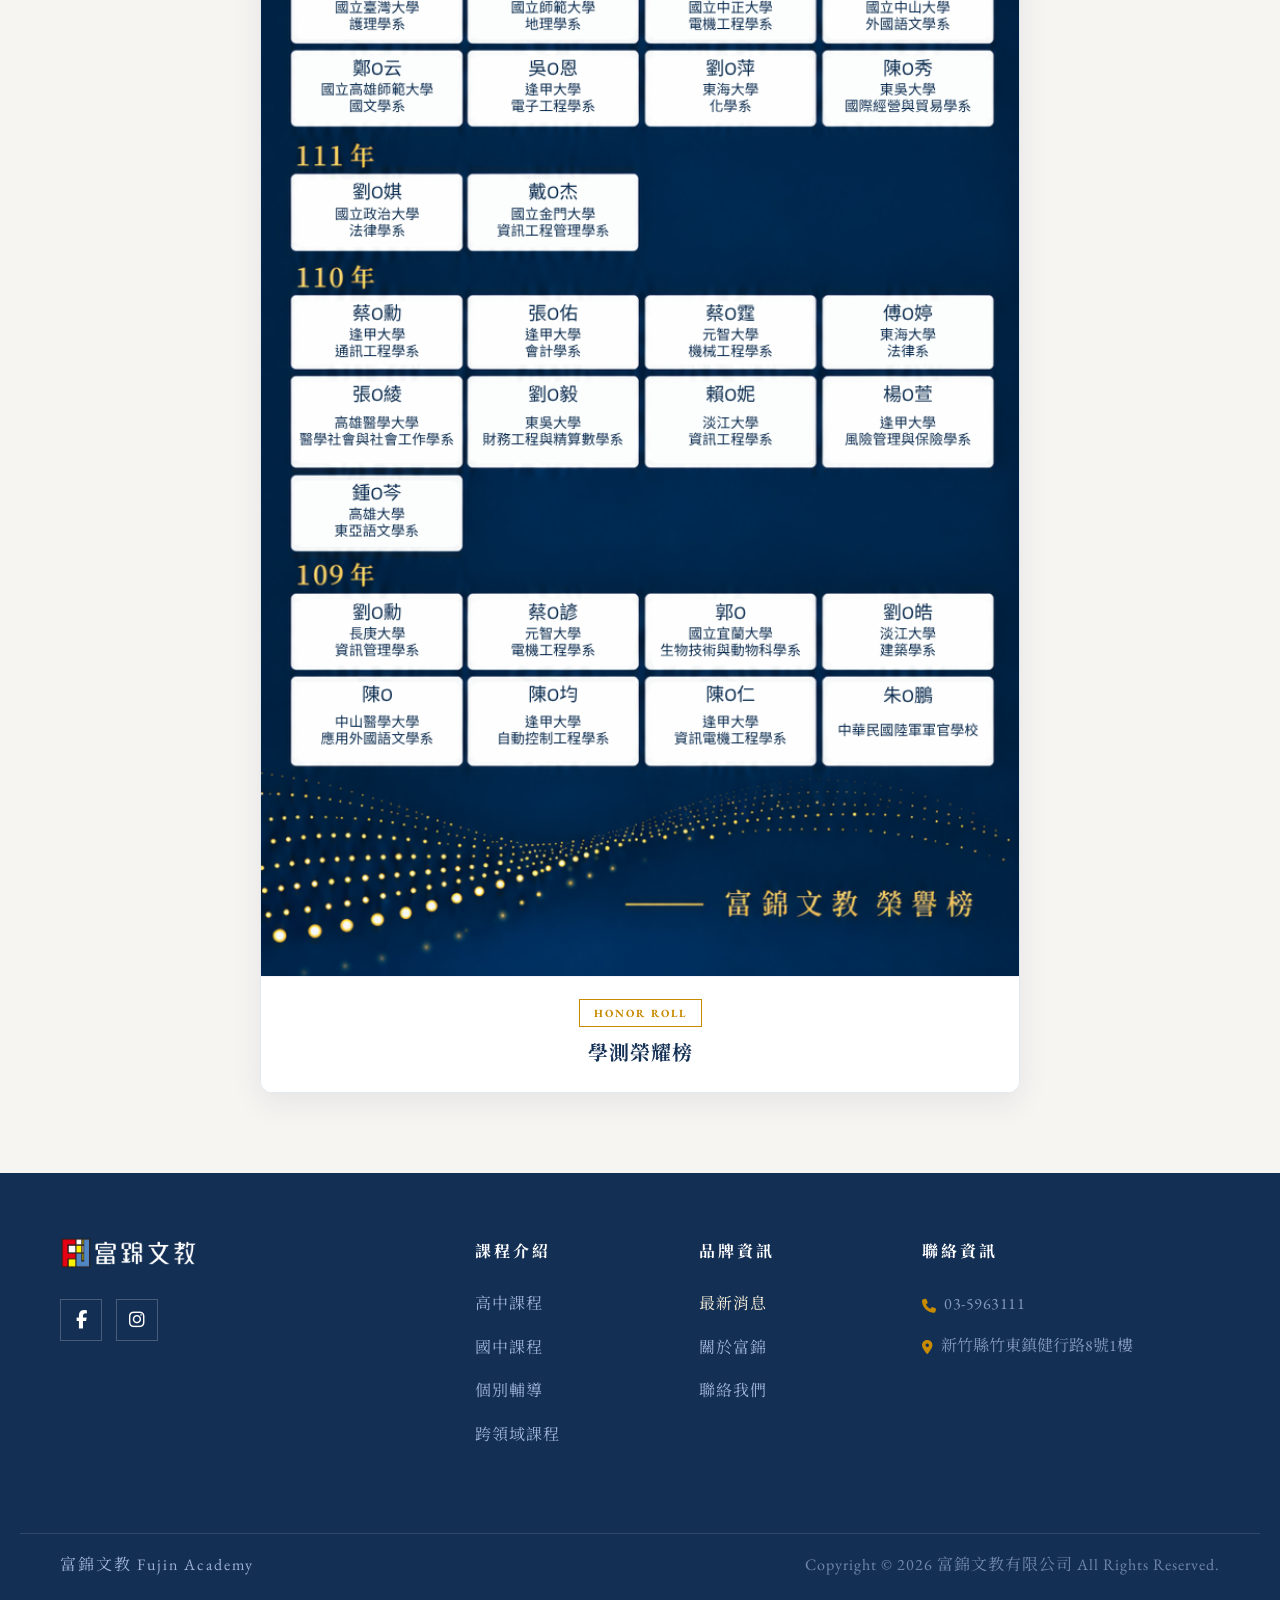
<file: news.html>
<!DOCTYPE html>
<html lang="zh-TW">

<head>
  <meta charset="UTF-8">
  <meta name="viewport" content="width=device-width, initial-scale=1.0">
  <title>富錦文教｜最新消息</title>
  <link rel="preconnect" href="https://fonts.googleapis.com">
  <link rel="preconnect" href="https://fonts.gstatic.com" crossorigin>
  <link
    href="https://fonts.googleapis.com/css2?family=EB+Garamond:ital,wght@0,400..800;1,400..800&family=Noto+Sans+TC:wght@400;500;600;700;800;900&family=Noto+Serif+TC:wght@400;500;600;700;900&display=swap"
    rel="stylesheet">
  <link rel="stylesheet" href="https://cdnjs.cloudflare.com/ajax/libs/font-awesome/6.5.1/css/all.min.css">
  <link rel="stylesheet" href="https://cdnjs.cloudflare.com/ajax/libs/animate.css/4.1.1/animate.min.css">
  <link rel="stylesheet" href="css/style.css">
</head>

<body>

  <div id="site-header"></div>
  <script src="partials/site-header.js"></script>

  <section class="page-hero">
    <div class="wrap ph-inner">
      <div class="ph-eyebrow scroll-anim" data-anim="animate__fadeIn">FUJIN EDUCATION · NEWS</div>
      <h1 class="ph-title scroll-anim" data-anim="animate__fadeInUp">最新消息</h1>
      <div class="ph-rule scroll-anim" data-anim="animate__fadeIn" data-delay="0.2s"></div>
      <p class="ph-sub scroll-anim" data-anim="animate__fadeInUp" data-delay="0.3s">恭喜富錦學子再創佳績！展現扎實學理與卓越學習成果。</p>
    </div>
  </section>

  <main class="wrap pb-80">
    <div class="intro-band scroll-anim" data-anim="animate__fadeInUp">
      <div class="band-en">Honor Roll</div>
      <h2 class="band-h">富錦榮譽榜</h2>
      <div class="ornament"><span class="ln"></span><span class="dot"></span><span class="ln"></span></div>
    </div>

    <div class="home-honor-wrap">
      <article class="honor-card scroll-anim" data-delay="0.00s" data-anim="animate__fadeInUp">
        <a href="assets/榜單.png" target="_blank" rel="noopener" aria-label="查看放大富錦文教榮譽榜榜單">
          <img src="assets/榜單.png" alt="富錦文教 學測榮耀榜" loading="lazy">
        </a>
        <div class="honor-card-body">
          <span class="honor-card-tag">HONOR ROLL</span>
          <h3 class="honor-card-title">學測榮耀榜</h3>
        </div>
      </article>
    </div>

  </main>

  <div id="site-footer"></div>
  <script src="partials/site-footer.js"></script>


  <!-- Scroll Animation IntersectionObserver Script -->
  <script src="js/scroll-anim.js"></script>

</body>

</html>
</file>
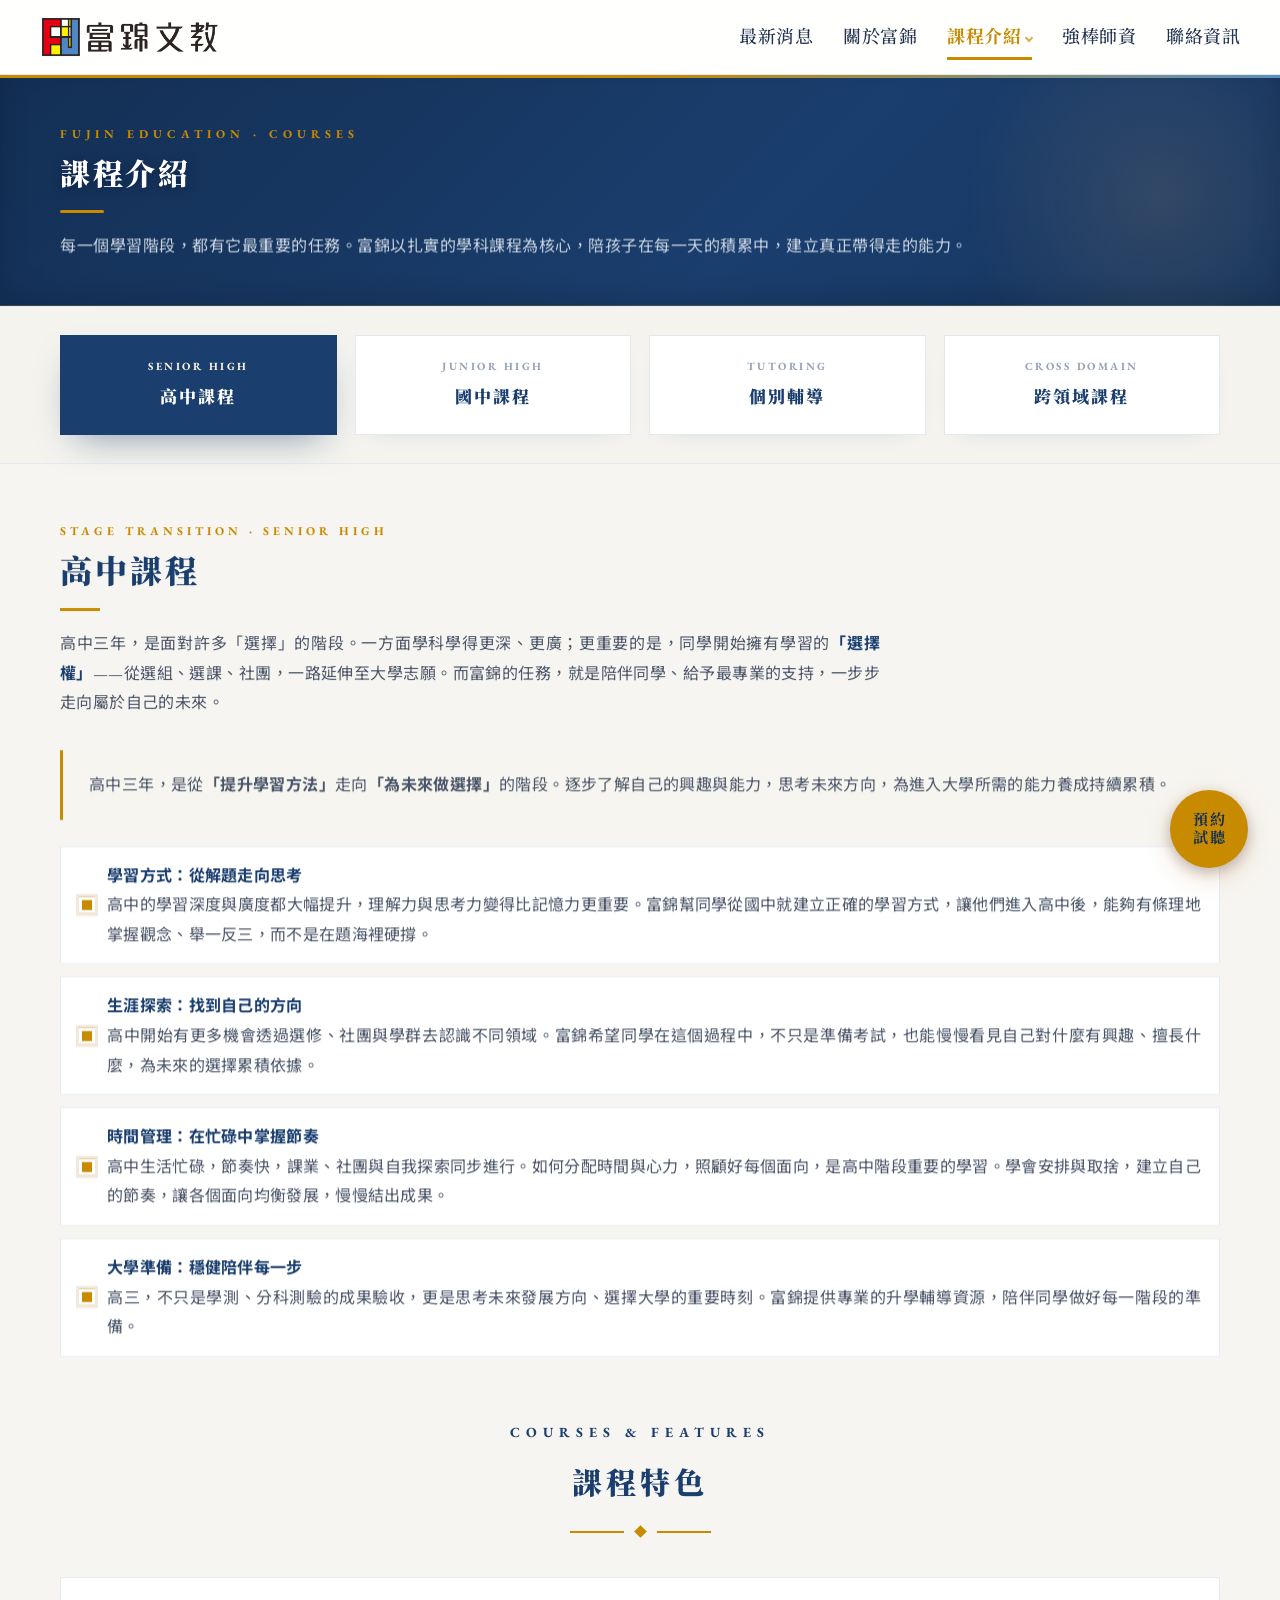
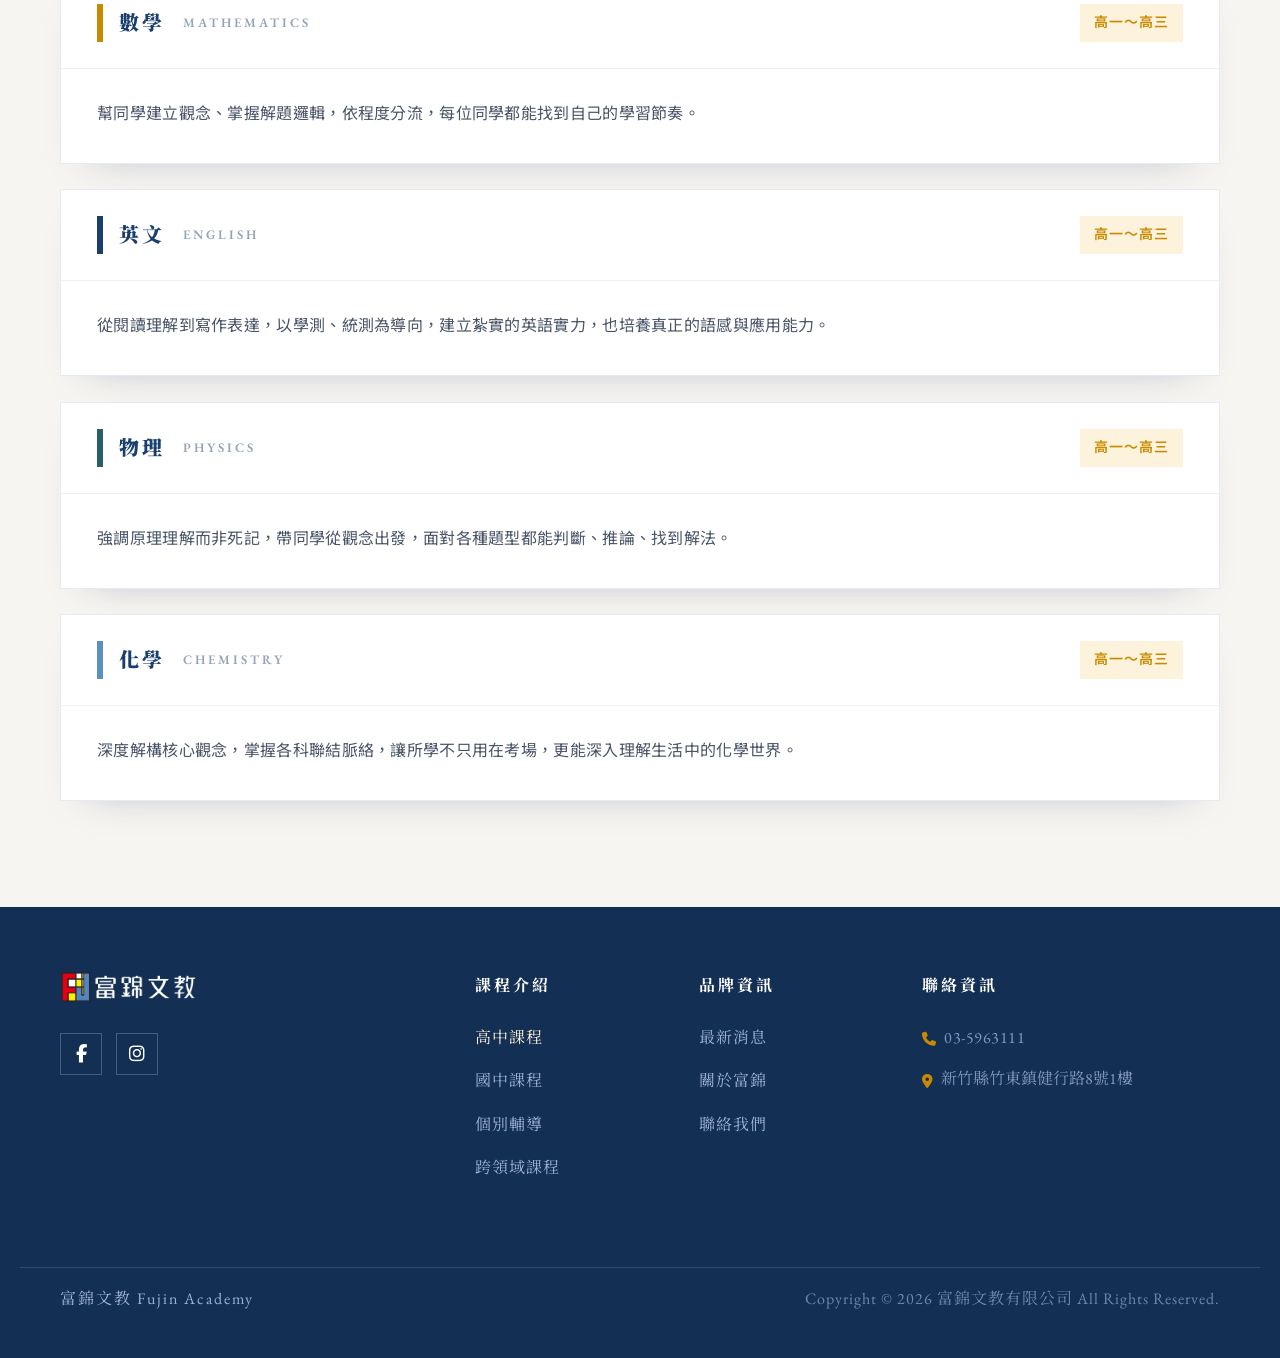
<file: senior.html>
<!DOCTYPE html>
<html lang="zh-TW">

<head>
  <meta charset="UTF-8">
  <meta name="viewport" content="width=device-width, initial-scale=1.0">
  <title>富錦文教｜高中課程</title>
  <link rel="preconnect" href="https://fonts.googleapis.com">
  <link rel="preconnect" href="https://fonts.gstatic.com" crossorigin>
  <link
    href="https://fonts.googleapis.com/css2?family=EB+Garamond:ital,wght@0,400..800;1,400..800&family=Noto+Sans+TC:wght@400;500;600;700;800;900&family=Noto+Serif+TC:wght@400;500;600;700;900&display=swap"
    rel="stylesheet">
  <link rel="stylesheet" href="https://cdnjs.cloudflare.com/ajax/libs/font-awesome/6.5.1/css/all.min.css">
  <link rel="stylesheet" href="https://cdnjs.cloudflare.com/ajax/libs/animate.css/4.1.1/animate.min.css">
  <link rel="stylesheet" href="css/style.css">
</head>

<body>

  <div id="site-header"></div>
  <script src="partials/site-header.js"></script>

  <section class="page-hero">
    <div class="wrap ph-inner">
      <div class="ph-eyebrow scroll-anim" data-anim="animate__fadeIn">FUJIN EDUCATION · COURSES</div>
      <h1 class="ph-title scroll-anim" data-anim="animate__fadeInUp">課程介紹</h1>
      <div class="ph-rule scroll-anim" data-anim="animate__fadeIn" data-delay="0.2s"></div>
      <p class="ph-sub scroll-anim" data-anim="animate__fadeInUp" data-delay="0.3s">每一個學習階段，都有它最重要的任務。富錦以扎實的學科課程為核心，陪孩子在每一天的積累中，建立真正帶得走的能力。</p>
    </div>
  </section>

  <section class="course-switch-sec">
    <div class="wrap">
      <div class="course-switch-grid">
        <a href="senior.html" class="course-tab active">
          <span class="ct-en">SENIOR HIGH</span>
          <span class="ct-cn">高中課程</span>
        </a>
        <a href="junior.html" class="course-tab">
          <span class="ct-en">JUNIOR HIGH</span>
          <span class="ct-cn">國中課程</span>
        </a>
        <a href="tutor.html" class="course-tab">
          <span class="ct-en">TUTORING</span>
          <span class="ct-cn">個別輔導</span>
        </a>
        <a href="cross.html" class="course-tab">
          <span class="ct-en">CROSS DOMAIN</span>
          <span class="ct-cn">跨領域課程</span>
        </a>
      </div>
    </div>
  </section>

  <main class="wrap pb-80">

    <!-- 高中課程導言與階段轉換 -->
    <section class="compare">
      <div class="course-stage-head scroll-anim" data-anim="animate__fadeInUp">
        <div class="csh-eyebrow">STAGE TRANSITION · SENIOR HIGH</div>
        <h2 class="csh-title">高中課程</h2>
        <div class="csh-rule"></div>
        <p class="csh-sub">高中三年，是面對許多「選擇」的階段。一方面學科學得更深、更廣；更重要的是，同學開始擁有學習的<b>「選擇權」</b>——從選組、選課、社團，一路延伸至大學志願。而富錦的任務，就是陪伴同學、給予最專業的支持，一步步走向屬於自己的未來。</p>
      </div>
      <div class="compare-body scroll-anim" data-anim="animate__fadeInUp">
        <p class="stage-lead-callout">高中三年，是從<b>「提升學習方法」</b>走向<b>「為未來做選擇」</b>的階段。逐步了解自己的興趣與能力，思考未來方向，為進入大學所需的能力養成持續累積。</p>
        <ul class="hl-list">
          <li><b>學習方式：從解題走向思考</b><br>高中的學習深度與廣度都大幅提升，理解力與思考力變得比記憶力更重要。富錦幫同學從國中就建立正確的學習方式，讓他們進入高中後，能夠有條理地掌握觀念、舉一反三，而不是在題海裡硬撐。</li>
          <li><b>生涯探索：找到自己的方向</b><br>高中開始有更多機會透過選修、社團與學群去認識不同領域。富錦希望同學在這個過程中，不只是準備考試，也能慢慢看見自己對什麼有興趣、擅長什麼，為未來的選擇累積依據。</li>
          <li><b>時間管理：在忙碌中掌握節奏</b><br>高中生活忙碌，節奏快，課業、社團與自我探索同步進行。如何分配時間與心力，照顧好每個面向，是高中階段重要的學習。學會安排與取捨，建立自己的節奏，讓各個面向均衡發展，慢慢結出成果。</li>
          <li><b>大學準備：穩健陪伴每一步</b><br>高三，不只是學測、分科測驗的成果驗收，更是思考未來發展方向、選擇大學的重要時刻。富錦提供專業的升學輔導資源，陪伴同學做好每一階段的準備。</li>
        </ul>
      </div>
    </section>

    <!-- 課程特色 -->
    <section class="subjects">
      <div class="intro-band scroll-anim" data-anim="animate__fadeInUp">
        <div class="band-en">Courses &amp; Features</div>
        <h2 class="band-h">課程特色</h2>
        <div class="ornament"><span class="ln"></span><span class="dot"></span><span class="ln"></span></div>
      </div>
      <div>

          <!-- 數學 -->
          <div class="subj scroll-anim" data-anim="animate__fadeInUp">
            <div class="subj-head scroll-anim" data-anim="animate__fadeInUp">
              <span class="subj-tab acc-gold"></span>
              <span class="subj-cn">數學</span><span class="subj-en">Mathematics</span>
              <span class="subj-badge">高一～高三</span>
            </div>
            <div class="subj-body scroll-anim" data-anim="animate__fadeInUp">
              <p>幫同學建立觀念、掌握解題邏輯，依程度分流，每位同學都能找到自己的學習節奏。</p>
            </div>
          </div>

          <!-- 英文 -->
          <div class="subj scroll-anim" data-anim="animate__fadeInUp">
            <div class="subj-head scroll-anim" data-anim="animate__fadeInUp">
              <span class="subj-tab acc-royal"></span>
              <span class="subj-cn">英文</span><span class="subj-en">English</span>
              <span class="subj-badge">高一～高三</span>
            </div>
            <div class="subj-body scroll-anim" data-anim="animate__fadeInUp">
              <p>從閱讀理解到寫作表達，以學測、統測為導向，建立紮實的英語實力，也培養真正的語感與應用能力。</p>
            </div>
          </div>

          <!-- 物理 -->
          <div class="subj scroll-anim" data-anim="animate__fadeInUp">
            <div class="subj-head scroll-anim" data-anim="animate__fadeInUp">
              <span class="subj-tab acc-ocean"></span>
              <span class="subj-cn">物理</span><span class="subj-en">Physics</span>
              <span class="subj-badge">高一～高三</span>
            </div>
            <div class="subj-body scroll-anim" data-anim="animate__fadeInUp">
              <p>強調原理理解而非死記，帶同學從觀念出發，面對各種題型都能判斷、推論、找到解法。</p>
            </div>
          </div>

          <!-- 化學 -->
          <div class="subj scroll-anim" data-anim="animate__fadeInUp">
            <div class="subj-head scroll-anim" data-anim="animate__fadeInUp">
              <span class="subj-tab acc-sky"></span>
              <span class="subj-cn">化學</span><span class="subj-en">Chemistry</span>
              <span class="subj-badge">高一～高三</span>
            </div>
            <div class="subj-body scroll-anim" data-anim="animate__fadeInUp">
              <p>深度解構核心觀念，掌握各科聯結脈絡，讓所學不只用在考場，更能深入理解生活中的化學世界。</p>
            </div>
          </div>

        </div>
    </section>

  </main>

  <div id="site-footer"></div>
  <script src="partials/site-footer.js"></script>


  <!-- Scroll Animation IntersectionObserver Script -->
  <script src="js/scroll-anim.js"></script>

</body>

</html>
</file>
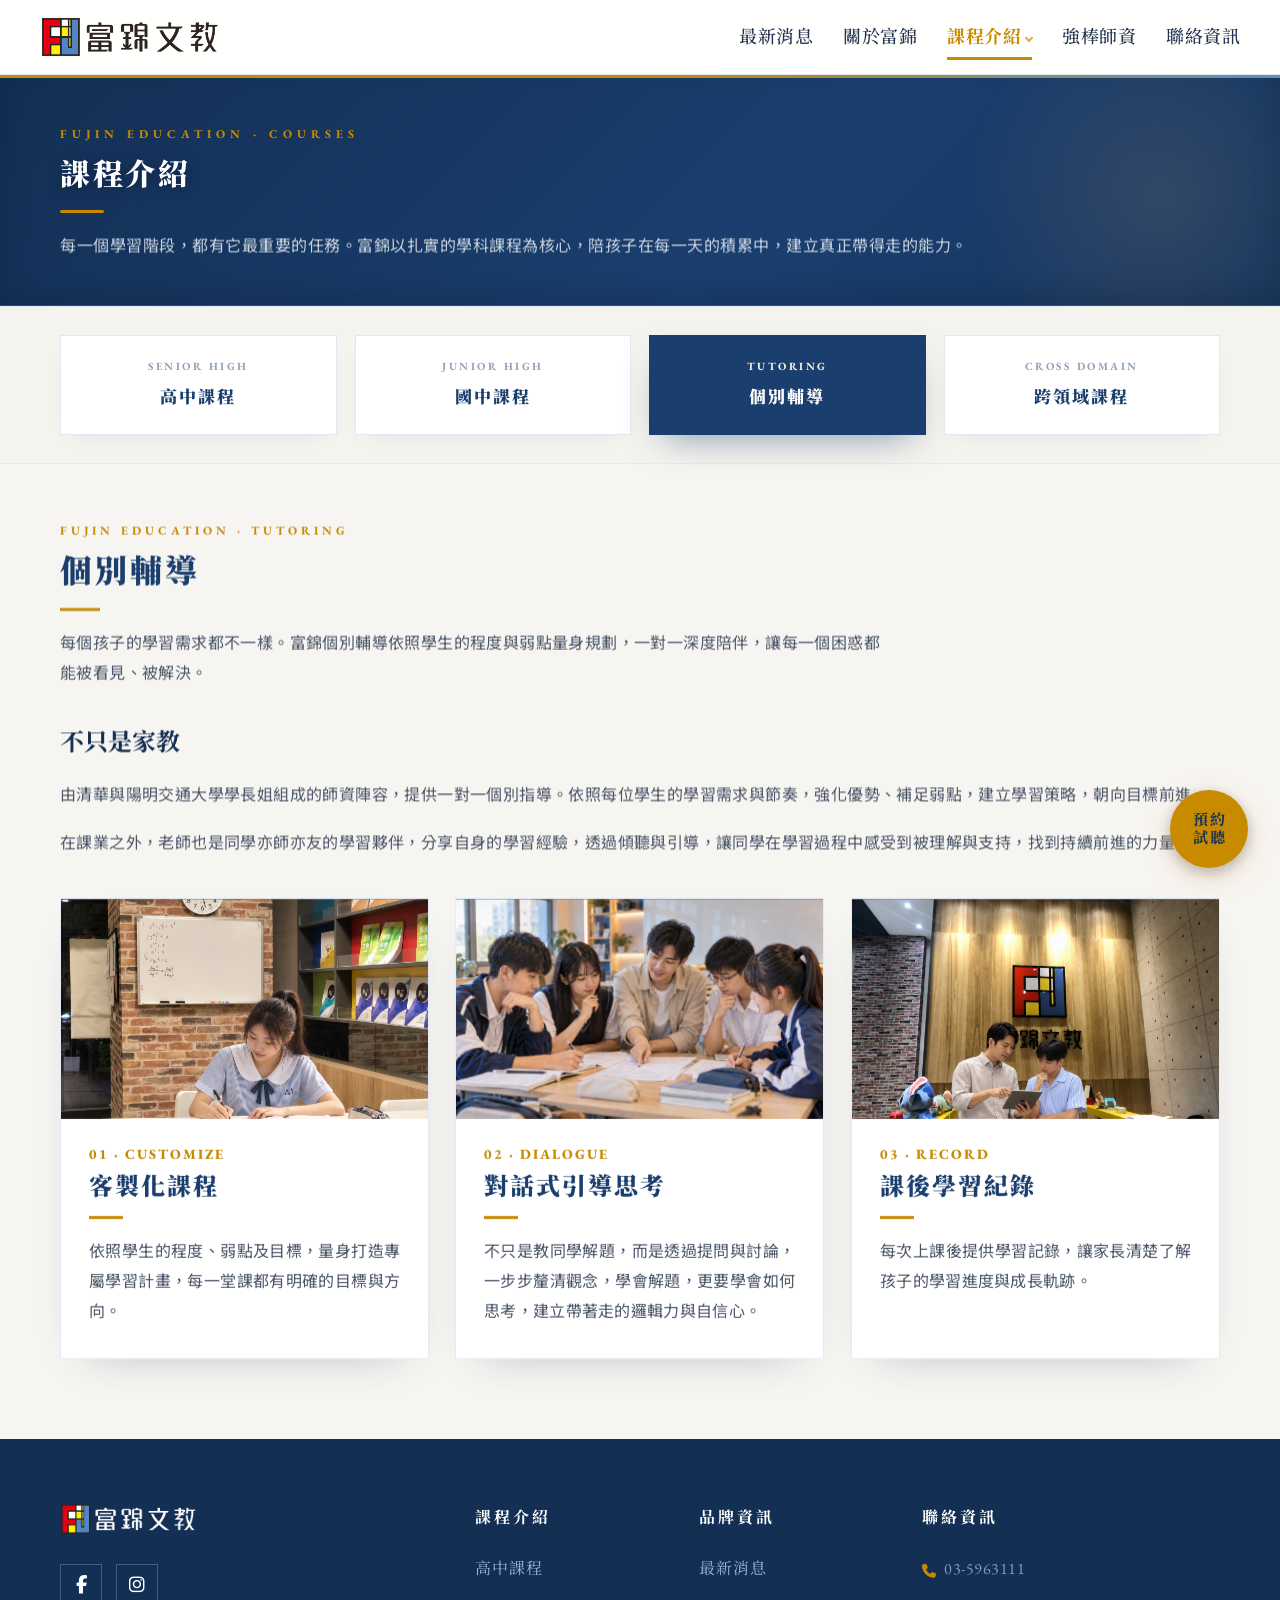
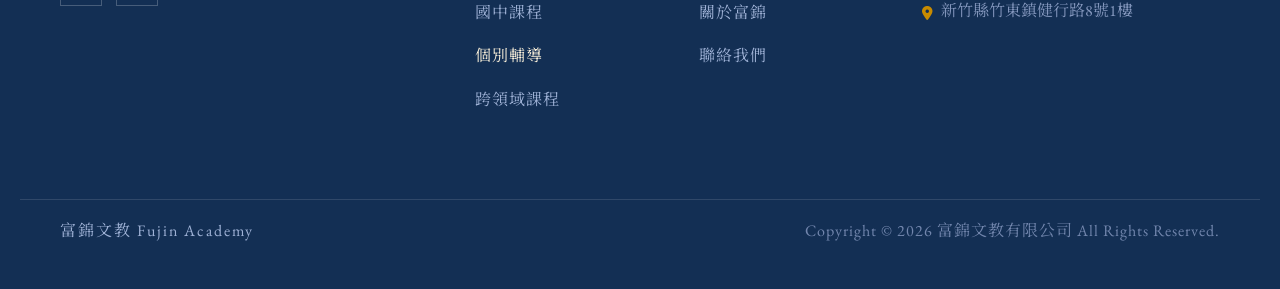
<file: tutor.html>
<!DOCTYPE html>
<html lang="zh-TW">

<head>
  <meta charset="UTF-8">
  <meta name="viewport" content="width=device-width, initial-scale=1.0">
  <title>富錦文教｜個別輔導</title>
  <link rel="preconnect" href="https://fonts.googleapis.com">
  <link rel="preconnect" href="https://fonts.gstatic.com" crossorigin>
  <link
    href="https://fonts.googleapis.com/css2?family=EB+Garamond:ital,wght@0,400..800;1,400..800&family=Noto+Sans+TC:wght@400;500;600;700;800;900&family=Noto+Serif+TC:wght@400;500;600;700;900&display=swap"
    rel="stylesheet">
  <link rel="stylesheet" href="https://cdnjs.cloudflare.com/ajax/libs/font-awesome/6.5.1/css/all.min.css">
  <link rel="stylesheet" href="https://cdnjs.cloudflare.com/ajax/libs/animate.css/4.1.1/animate.min.css">
  <link rel="stylesheet" href="css/style.css">
</head>

<body>

  <div id="site-header"></div>
  <script src="partials/site-header.js"></script>

  <section class="page-hero">
    <div class="wrap ph-inner">
      <div class="ph-eyebrow scroll-anim" data-anim="animate__fadeIn">FUJIN EDUCATION · COURSES</div>
      <h1 class="ph-title scroll-anim" data-anim="animate__fadeInUp">課程介紹</h1>
      <div class="ph-rule scroll-anim" data-anim="animate__fadeIn" data-delay="0.2s"></div>
      <p class="ph-sub scroll-anim" data-anim="animate__fadeInUp" data-delay="0.3s">
        每一個學習階段，都有它最重要的任務。富錦以扎實的學科課程為核心，陪孩子在每一天的積累中，建立真正帶得走的能力。</p>
    </div>
  </section>

  <section class="course-switch-sec">
    <div class="wrap">
      <div class="course-switch-grid">
        <a href="senior.html" class="course-tab">
          <span class="ct-en">SENIOR HIGH</span>
          <span class="ct-cn">高中課程</span>
        </a>
        <a href="junior.html" class="course-tab">
          <span class="ct-en">JUNIOR HIGH</span>
          <span class="ct-cn">國中課程</span>
        </a>
        <a href="tutor.html" class="course-tab active">
          <span class="ct-en">TUTORING</span>
          <span class="ct-cn">個別輔導</span>
        </a>
        <a href="cross.html" class="course-tab">
          <span class="ct-en">CROSS DOMAIN</span>
          <span class="ct-cn">跨領域課程</span>
        </a>
      </div>
    </div>
  </section>

  <main class="wrap pb-80">
    <div class="course-stage-head scroll-anim" data-anim="animate__fadeInUp">
      <div class="csh-eyebrow">FUJIN EDUCATION · TUTORING</div>
      <h2 class="csh-title">個別輔導</h2>
      <div class="csh-rule"></div>
      <p class="csh-sub">每個孩子的學習需求都不一樣。富錦個別輔導依照學生的程度與弱點量身規劃，一對一深度陪伴，讓每一個困惑都能被看見、被解決。</p>
    </div>

    <div class="compare-body tutor-intro scroll-anim" data-anim="animate__fadeInUp">
      <h3>不只是家教</h3>
      <p>由清華與陽明交通大學學長姐組成的師資陣容，提供一對一個別指導。依照每位學生的學習需求與節奏，強化優勢、補足弱點，建立學習策略，朝向目標前進。</p>
      <p class="mt-14">在課業之外，老師也是同學亦師亦友的學習夥伴，分享自身的學習經驗，透過傾聽與引導，讓同學在學習過程中感受到被理解與支持，找到持續前進的力量。</p>
    </div>

    <div class="support-grid">
      <article class="sup-card has-img scroll-anim" data-delay="0.00s" data-anim="animate__fadeInUp">
        <div class="sup-card-img">
          <img src="assets/個別指導1.png" alt="客製化課程" loading="lazy">
        </div>
        <div class="sup-card-body">
          <div class="sup-num">01 · CUSTOMIZE</div>
          <h3 class="sup-t">客製化課程</h3>
          <div class="sup-line"></div>
          <p class="sup-d">依照學生的程度、弱點及目標，量身打造專屬學習計畫，每一堂課都有明確的目標與方向。</p>
        </div>
      </article>

      <article class="sup-card has-img scroll-anim" data-delay="0.12s" data-anim="animate__fadeInUp">
        <div class="sup-card-img">
          <img src="assets/個別指導2.png" alt="對話式引導思考" loading="lazy">
        </div>
        <div class="sup-card-body">
          <div class="sup-num">02 · DIALOGUE</div>
          <h3 class="sup-t">對話式引導思考</h3>
          <div class="sup-line"></div>
          <p class="sup-d">不只是教同學解題，而是透過提問與討論，一步步釐清觀念，學會解題，更要學會如何思考，建立帶著走的邏輯力與自信心。</p>
        </div>
      </article>

      <article class="sup-card has-img scroll-anim" data-delay="0.24s" data-anim="animate__fadeInUp">
        <div class="sup-card-img">
          <img src="assets/個別指導3.png" alt="課後學習紀錄" loading="lazy">
        </div>
        <div class="sup-card-body">
          <div class="sup-num">03 · RECORD</div>
          <h3 class="sup-t">課後學習紀錄</h3>
          <div class="sup-line"></div>
          <p class="sup-d">每次上課後提供學習記錄，讓家長清楚了解孩子的學習進度與成長軌跡。</p>
        </div>
      </article>
    </div>

  </main>

  <div id="site-footer"></div>
  <script src="partials/site-footer.js"></script>


  <!-- Scroll Animation IntersectionObserver Script -->
  <script src="js/scroll-anim.js"></script>

</body>

</html>
</file>
<file: css/style.css>
@charset "UTF-8";

/* ==========================================================================
   1. 變數與基本重設 (Variables & Base Reset)
   ========================================================================== */
:root {
  --navy-deep: #132F54;
  --navy: #1A3E6E;
  /* 主色 Navy */
  --royal: #1A3E6E;
  --sky: #5990C0;
  --ocean: #27606C;
  --pale: #EAEFF6;
  --ink: #1A3E6E;
  --gold: #C88B00;
  /* 金色 Gold */
  --gold-bright: #FDF3DC;
  --gold-deep: #C88B00;
  --page: #F7F5F1;
  /* 底色 Cream */
  --gray-400: #94A3B8;
  --gray-500: #64748B;
  --gray-600: #4A5568;
  /* 內文灰 Text-mid */
  --gray-700: #4A5568;
}

* {
  margin: 0;
  padding: 0;
  box-sizing: border-box;
}

html {
  scroll-behavior: smooth;
}

body {
  font-size: 16px;
  line-height: 1.85;
  font-family: 'EB Garamond', 'Noto Sans TC', sans-serif;
  background: var(--page);
  color: var(--gray-700);
  -webkit-font-smoothing: antialiased;
  text-rendering: optimizeLegibility;
}

img {
  display: block;
  max-width: 100%;
}

.wrap {
  max-width: 1240px;
  margin: 0 auto;
  padding: 0 40px;
}

/* ==========================================================================
   2. 共用網站頁首 (Site Header)
   ========================================================================== */
.site-head {
  position: sticky;
  top: 0;
  z-index: 50;
  background: rgba(255, 255, 255, .92);
  -webkit-backdrop-filter: saturate(1.4) blur(12px);
  backdrop-filter: saturate(1.4) blur(12px);
  border-bottom: 1px solid #e2e8f0;
}

.head-inner {
  display: flex;
  align-items: center;
  justify-content: space-between;
  height: 74px;
  padding: 0 40px;
}

.brand {
  display: flex;
  align-items: center;
  flex-shrink: 0;
}

.brand img {
  height: 42px;
  width: auto;
  display: block;
}

.menu {
  display: flex;
  align-items: center;
  gap: 30px;
  white-space: nowrap;
}

.menu>a,
.menu .menu-links>a,
.menu .has-sub>a {
  font-family: 'EB Garamond', 'Noto Serif TC', serif;
  font-size: 18px;
  font-weight: 500;
  color: #22324f;
  text-decoration: none;
  letter-spacing: .5px;
  position: relative;
  padding: 6px 0;
  transition: color .15s;
  white-space: nowrap;
  display: inline-block;
}

.menu>a::after,
.menu .menu-links>a::after,
.menu .has-sub>a::after {
  content: "";
  position: absolute;
  left: 0;
  bottom: 0;
  width: 100%;
  height: 2.5px;
  background: var(--gold-deep);
  transform: scaleX(0);
  transform-origin: left center;
  transition: transform .2s ease;
}

.menu>a:hover,
.menu .menu-links>a:hover,
.menu .has-sub:hover>a {
  color: var(--navy);
}

.menu>a:hover::after,
.menu .menu-links>a:hover::after,
.menu .has-sub:hover>a::after {
  transform: scaleX(1);
}

.menu a.active {
  color: var(--gold-deep);
  font-weight: 700;
}

.menu a.active::after {
  transform: scaleX(1);
}

.has-sub {
  position: relative;
}

.has-sub .caret {
  display: inline-block;
  width: 6px;
  height: 6px;
  margin-left: 5px;
  vertical-align: middle;
  border-right: 2px solid currentColor;
  border-bottom: 2px solid currentColor;
  transform: translateY(-2px) rotate(45deg);
  opacity: .7;
}

.submenu {
  position: absolute;
  top: calc(100% + 8px);
  left: 50%;
  transform: translateX(-50%) translateY(8px);
  background: #fff;
  border: 1px solid #e6ebf3;
  border-radius: 0;
  padding: 8px;
  min-width: 180px;
  box-shadow: 0 18px 40px -18px rgba(16, 42, 107, .35);
  opacity: 0;
  visibility: hidden;
  transition: all .18s ease;
  display: flex;
  flex-direction: column;
  gap: 2px;
  z-index: 60;
}

.has-sub:hover .submenu {
  opacity: 1;
  visibility: visible;
  transform: translateX(-50%) translateY(0);
}

.submenu::before {
  content: "";
  position: absolute;
  top: -12px;
  left: 0;
  right: 0;
  height: 12px;
}

.submenu a {
  font-family: 'EB Garamond', 'Noto Serif TC', serif;
  font-size: 16px;
  font-weight: 500;
  color: #33415c;
  text-decoration: none;
  letter-spacing: 1px;
  padding: 10px 16px;
  border-radius: 0;
  transition: all .14s ease;
  white-space: nowrap;
}

.submenu a::after {
  display: none !important;
}

.submenu a:hover {
  background: var(--pale);
  color: var(--navy);
}

/* ==========================================================================
   3. 頁面主視覺 (Page Hero)
   ========================================================================== */
.page-hero {
  position: relative;
  overflow: hidden;
  color: #fff;
  padding: 48px 0 44px;
  background: linear-gradient(135deg, #132F54 0%, #1A3E6E 60%, #15355E 100%);
  border-bottom: 1px solid rgba(200, 139, 0, 0.25);
  box-shadow: inset 0 -10px 30px rgba(0, 0, 0, 0.15);
}

.page-hero::before {
  content: "";
  position: absolute;
  top: 0;
  left: 0;
  width: 100%;
  height: 3px;
  background: linear-gradient(90deg, var(--gold-deep) 0%, var(--gold) 50%, var(--sky) 100%);
}

.page-hero::after {
  content: "";
  position: absolute;
  right: -80px;
  top: -80px;
  width: 400px;
  height: 400px;
  background: radial-gradient(circle, rgba(206, 162, 115, .15), transparent 70%);
  pointer-events: none;
  z-index: 1;
}

.ph-inner {
  position: relative;
  z-index: 5;
}

.ph-eyebrow {
  font-family: 'EB Garamond', 'Noto Serif TC', serif;
  font-size: 12px;
  font-weight: 700;
  letter-spacing: 5px;
  color: var(--gold);
  text-transform: uppercase;
  margin-bottom: 10px;
}

.ph-title {
  font-family: 'EB Garamond', 'Noto Serif TC', serif;
  font-weight: 900;
  font-size: 30px;
  line-height: 1.3;
  letter-spacing: 2.5px;
  color: #ffffff;
  text-shadow: 0 2px 12px rgba(5, 16, 45, .4);
}

.ph-rule {
  width: 44px;
  height: 3px;
  background: var(--gold);
  margin: 16px 0 18px;
  border-radius: 2px;
}

.ph-sub {
  font-size: 16px;
  color: #cbd5e1;
  letter-spacing: .5px;
  line-height: 1.85;
  max-width: 960px;
  margin: 0;
  text-align: justify;
}

.ph-sub b {
  color: var(--gold-bright);
  font-weight: 700;
}

.ph-stats {
  display: flex;
  flex-wrap: wrap;
  gap: 42px;
  margin-top: 28px;
}

.ph-stat-item {
  display: flex;
  flex-direction: column;
  gap: 5px;
  position: relative;
  padding-bottom: 10px;
}

.ph-stat-item::after {
  content: "";
  position: absolute;
  left: 0;
  bottom: 0;
  width: 100%;
  height: 2px;
  background: var(--gold);
  transform: scaleX(0);
  transform-origin: left center;
  transition: transform 0.55s cubic-bezier(0.22, 1, 0.36, 1);
  opacity: 0.75;
}

.ph-stat-item.stat-done::after {
  transform: scaleX(1);
}

.ph-stat-num {
  font-family: 'EB Garamond', 'Noto Serif TC', serif;
  font-size: 28px;
  font-weight: 900;
  color: var(--gold);
  letter-spacing: 1.5px;
  line-height: 1.2;
  font-variant-numeric: tabular-nums;
  display: inline-flex;
  align-items: baseline;
}

.ph-stat-num.stat-tick {
  animation: statTickPop 0.22s ease-out;
}

@keyframes statTickPop {
  0% {
    transform: translateY(3px) scale(0.96);
  }
  50% {
    transform: translateY(-2px) scale(1.05);
    text-shadow: 0 0 14px rgba(200, 139, 0, 0.45);
  }
  100% {
    transform: translateY(0) scale(1);
  }
}

.ph-stat-chars .stat-ch {
  display: inline-block;
  opacity: 0;
  transform: translateY(10px) scale(0.85);
  transition: opacity 0.38s ease, transform 0.38s cubic-bezier(0.34, 1.56, 0.64, 1);
}

.ph-stat-chars .stat-ch.show {
  opacity: 1;
  transform: translateY(0) scale(1);
}

.ph-stat-label {
  font-size: 14px;
  color: #cbd5e1;
  letter-spacing: 1px;
}

/* ==========================================================================
   4. 段落標題飾線 (Section Intro Band)
   ========================================================================== */
.intro-band {
  text-align: center;
  padding: 0;
  margin-bottom: 40px;
}

main>.intro-band:not(:first-child) {
  margin-top: 64px;
}

.band-en {
  font-family: 'EB Garamond', 'Noto Serif TC', serif;
  font-size: 14px;
  font-weight: 700;
  letter-spacing: 6px;
  color: var(--royal);
  text-transform: uppercase;
  margin-bottom: 10px;
}

.band-h {
  font-family: 'EB Garamond', 'Noto Serif TC', serif;
  font-weight: 900;
  font-size: 30px;
  letter-spacing: 4px;
  color: var(--ink);
}

.band-note {
  font-size: 16px;
  color: var(--gray-500);
  letter-spacing: 1px;
  margin-top: 10px;
}

.ornament {
  display: flex;
  align-items: center;
  gap: 12px;
  justify-content: center;
  margin: 16px 0 0;
}

.ornament .ln {
  height: 2px;
  width: 54px;
  background: var(--gold);
}

.ornament .dot {
  width: 9px;
  height: 9px;
  background: var(--gold);
  transform: rotate(45deg);
}

main {
  padding: 56px 0 80px;
}

/* ==========================================================================
   5. 註冊呼籲按鈕區 (CTA)
   ========================================================================== */
.cta {
  background: linear-gradient(158deg, #102A6B 0%, #0a1f55 100%);
  border-radius: 0;
  color: #fff;
  text-align: center;
  padding: 64px 40px;
  margin: 64px 0 10px;
  position: relative;
  overflow: hidden;
}

.cta::before {
  content: "";
  position: absolute;
  right: -60px;
  top: -60px;
  width: 300px;
  height: 300px;
  background: radial-gradient(circle, rgba(206, 162, 115, .3), transparent 65%);
  pointer-events: none;
}

.cta-eyebrow {
  font-family: 'EB Garamond', 'Noto Serif TC', serif;
  font-size: 13px;
  font-weight: 600;
  letter-spacing: 5px;
  text-transform: uppercase;
  color: var(--gold-bright);
  margin-bottom: 16px;
}

.cta-h {
  font-family: 'EB Garamond', 'Noto Serif TC', serif;
  font-weight: 900;
  font-size: 30px;
  letter-spacing: 3px;
  margin-bottom: 14px;
}

.cta-p {
  font-size: 16px;
  color: #d7e1f0;
  letter-spacing: 1px;
  line-height: 1.8;
  margin-bottom: 30px;
}

.cta-btn {
  display: inline-flex;
  align-items: center;
  gap: 10px;
  background: var(--gold);
  color: #3a2a14;
  font-family: 'EB Garamond', 'Noto Serif TC', serif;
  font-weight: 700;
  font-size: 18px;
  letter-spacing: 2px;
  text-decoration: none;
  padding: 16px 38px;
  border-radius: 0;
  transition: all .18s ease;
  box-shadow: 0 14px 30px -12px rgba(206, 162, 115, .8);
}

.cta-btn:hover {
  transform: translateY(-3px);
  box-shadow: 0 20px 40px -12px rgba(206, 162, 115, .9);
  background: #d9b487;
}

/* ==========================================================================
   6. 網站頁尾 (Site Footer)
   ========================================================================== */
.site-foot {
  font-family: 'EB Garamond', 'Noto Serif TC', serif;
  background: var(--navy-deep);
  color: #9fb2d6;
  padding: 64px 0 44px;
}

.foot-grid {
  display: grid;
  grid-template-columns: 1.8fr 0.9fr 0.9fr 1.4fr;
  gap: 32px;
}

.foot-brand-logo {
  display: inline-block;
  margin-bottom: 20px;
  text-decoration: none;
}

.foot-brand-logo img {
  height: 32px;
  width: auto;
  display: block;
}

.foot-desc {
  font-size: 16px;
  line-height: 1.95;
  color: #8497bd;
  letter-spacing: .4px;
  max-width: 100%;
  text-wrap: pretty;
  margin-bottom: 26px;
}

.foot-social {
  display: flex;
  gap: 14px;
}

.foot-social a {
  width: 42px;
  height: 42px;
  border-radius: 0;
  border: 1px solid rgba(255, 255, 255, .22);
  display: flex;
  align-items: center;
  justify-content: center;
  transition: all .2s ease;
  color: #fff;
  text-decoration: none;
}

.foot-social a i {
  color: #fff;
  transition: color .2s ease;
  font-size: 18px;
}

.foot-social a svg {
  width: 18px;
  height: 18px;
  fill: #fff;
  transition: fill .2s ease;
}

.foot-social a:hover {
  background: var(--gold);
  border-color: var(--gold);
}

.foot-social a:hover svg {
  fill: var(--navy-deep);
}

.foot-social a:hover i {
  color: var(--navy-deep);
}

.foot-col h4 {
  font-family: 'EB Garamond', 'Noto Serif TC', serif;
  font-size: 16px;
  font-weight: 700;
  letter-spacing: 3px;
  color: #fff;
  margin-bottom: 22px;
}

.foot-col ul {
  list-style: none;
  display: flex;
  flex-direction: column;
  gap: 14px;
  margin: 0;
  padding: 0;
}

.foot-col a {
  color: #9fb2d6;
  text-decoration: none;
  font-size: 16px;
  letter-spacing: 1px;
  transition: color .18s ease;
}

.foot-col a:hover,
.foot-col a.active {
  color: var(--gold-bright);
}

.foot-col .foot-info-text {
  color: #8497bd;
  font-size: 16px;
  line-height: 1.6;
  display: flex;
  align-items: center;
  gap: 8px;
  margin-top: 2px;
  white-space: nowrap;
}

.foot-col .foot-info-text i {
  color: var(--gold);
  font-size: 14px;
  margin-top: 4px;
  flex: none;
}

.foot-col .foot-info-text a {
  color: #8497bd;
  font-size: 16px;
  letter-spacing: .5px;
}

.foot-col .foot-info-text a:hover {
  color: var(--gold-bright);
}

.foot-bottom {
  display: flex;
  justify-content: space-between;
  align-items: center;
  flex-wrap: wrap;
  gap: 14px 28px;
  margin-top: 84px;
  padding-top: 16px;
  border-top: 1px solid rgba(255, 255, 255, .12);
}

.foot-bottom span {
  font-size: 16px;
  letter-spacing: 1px;
  color: #7286ad;
}

.foot-bottom .foot-mark {
  font-family: 'EB Garamond', 'Noto Serif TC', serif;
  font-size: 16px;
  letter-spacing: 2px;
  color: #9fb2d6;
}

/* ==========================================================================
   7. 懸浮按鈕組件 (Floating Action Buttons - Booking & Back to Top)
   ========================================================================== */
.float-booking-btn {
  position: fixed;
  bottom: 32px;
  right: 32px;
  z-index: 999;
  width: 78px;
  height: 78px;
  border-radius: 50%;
  background: var(--gold);
  color: var(--navy-deep);
  display: flex;
  flex-direction: column;
  align-items: center;
  justify-content: center;
  text-decoration: none;
  font-family: 'EB Garamond', 'Noto Serif TC', serif;
  font-size: 15px;
  font-weight: 700;
  line-height: 1.22;
  letter-spacing: 2px;
  text-align: center;
  box-shadow: 0 8px 24px rgba(206, 162, 115, 0.45), 0 4px 12px rgba(10, 31, 85, 0.25);
  transition: all .28s cubic-bezier(0.34, 1.56, 0.64, 1);
  padding-left: 2px;
}

.float-booking-btn:hover {
  transform: scale(1.1) translateY(-4px);
  background: #d8ad7e;
  box-shadow: 0 14px 32px rgba(206, 162, 115, 0.65), 0 8px 20px rgba(10, 31, 85, 0.35);
  color: #061539;
}

@media (max-width: 768px) {
  .float-booking-btn {
    width: 68px;
    height: 68px;
    bottom: 24px;
    right: 20px;
    font-size: 14px;
  }
}

.back-to-top-btn {
  position: fixed;
  bottom: 124px;
  right: 47px;
  z-index: 998;
  width: 48px;
  height: 48px;
  border-radius: 50%;
  background: var(--navy-deep);
  color: #fff;
  border: 1px solid rgba(206, 162, 115, 0.45);
  display: flex;
  align-items: center;
  justify-content: center;
  cursor: pointer;
  font-size: 18px;
  box-shadow: 0 8px 24px rgba(10, 31, 85, 0.35);
  opacity: 0;
  visibility: hidden;
  transform: translateY(16px) scale(0.9);
  transition: all .28s cubic-bezier(0.34, 1.56, 0.64, 1);
  padding: 0;
  outline: none;
}

.back-to-top-btn.show {
  opacity: 1;
  visibility: visible;
  transform: translateY(0) scale(1);
}

.back-to-top-btn:hover {
  background: var(--gold);
  color: var(--navy-deep);
  border-color: var(--gold);
  transform: translateY(-4px) scale(1.08);
  box-shadow: 0 12px 28px rgba(206, 162, 115, 0.55);
}

@media (max-width: 768px) {
  .back-to-top-btn {
    width: 44px;
    height: 44px;
    bottom: 104px;
    right: 32px;
    font-size: 16px;
  }
}

/* ==========================================================================
   8. 首頁專用樣式 (Index Page Component Styles)
   ========================================================================== */
.hero {
  position: relative;
  height: 600px;
  overflow: hidden;
  background-image: url('../assets/hero.jpg');
  background-size: cover;
  background-position: center center;
}

@media (min-width: 1200px) {
  .hero {
    height: 680px;
    background-position: center 35%;
  }
}

@media (min-width: 1440px) {
  .hero {
    height: 720px;
    background-position: center 90%;
  }
}

.hero-inner {
  position: absolute;
  z-index: 2;
  left: 78px;
  top: 50%;
  transform: translateY(-50%);
  max-width: 540px;
}

.hero-inner .title {
  font-family: 'EB Garamond', 'Noto Serif TC', serif;
  font-weight: 900;
  color: #ffffff;
  font-size: 42px;
  line-height: 1.26;
  letter-spacing: 2px;
  text-shadow: 0 2px 20px rgba(0, 0, 0, .6);
}

.hero-inner .bar {
  width: 44px;
  height: 3px;
  background: var(--gold-deep);
  margin: 22px 0 20px;
}

.hero-inner .sub {
  font-family: 'EB Garamond', 'Noto Serif TC', serif;
  color: rgba(235, 243, 255, .9);
  font-size: 16px;
  line-height: 1.85;
  margin-top: 0;
  letter-spacing: .6px;
  text-shadow: 0 1px 10px rgba(0, 0, 0, .6);
}

.hero-inner .eyebrow {
  font-family: 'EB Garamond', 'Noto Serif TC', serif;
  font-weight: 600;
  color: var(--gold-deep);
  font-size: 12px;
  letter-spacing: 4px;
  margin-top: 30px;
}

.course-cta {
  display: inline-flex;
  align-items: center;
  gap: 14px;
  font-family: 'EB Garamond', 'Noto Serif TC', serif;
  font-size: 16px;
  font-weight: 600;
  letter-spacing: 1.5px;
  text-decoration: none;
  cursor: pointer;
  padding: 16px 38px;
  border-radius: 0;
  transition: all .2s ease;
}

.course-cta .arw {
  font-family: 'EB Garamond', 'Noto Serif TC', serif;
  transition: transform .2s ease;
}

.course-cta:hover .arw {
  transform: translateX(6px);
}

.course-ortho {
  padding: 72px 56px 80px;
  background: #fff;
  text-align: center;
}

.co-h {
  font-family: 'EB Garamond', 'Noto Serif TC', serif;
  font-weight: 700;
  font-size: 26px;
  letter-spacing: 6px;
  color: var(--ink);
  text-transform: uppercase;
}

.co-rule {
  width: 40px;
  height: 3px;
  background: var(--gold);
  margin: 16px auto 18px;
}

.co-intro {
  font-family: 'EB Garamond', 'Noto Sans TC', sans-serif;
  font-size: 16px;
  color: var(--gray-600);
  line-height: 1.85;
  max-width: 620px;
  margin: 0 auto;
  letter-spacing: .5px;
}

.co-row {
  display: grid;
  grid-template-columns: repeat(4, 1fr);
  gap: 0;
  margin-top: 40px;
}

.co-col {
  position: relative;
  padding: 8px 30px;
  text-align: center;
}

.co-col+.co-col::before {
  content: "";
  position: absolute;
  left: 0;
  top: 14px;
  bottom: 14px;
  width: 1px;
  background: #e6ebf3;
}

.co-ic {
  width: 64px;
  height: 64px;
  margin: 0 auto 20px;
  border-radius: 50%;
  background: var(--pale);
  color: var(--navy);
  display: flex;
  align-items: center;
  justify-content: center;
  font-size: 24px;
  transition: all .25s ease;
}

.co-ic svg {
  width: 30px;
  height: 30px;
  stroke: var(--royal);
  fill: none;
  stroke-width: 1.6;
  stroke-linecap: round;
  stroke-linejoin: round;
  transition: stroke .2s ease;
}

.co-col:hover .co-ic {
  background: var(--navy);
  color: #fff;
  transform: translateY(-4px);
}

.co-col:hover .co-ic svg {
  stroke: #fff;
}

.co-t {
  font-family: 'EB Garamond', 'Noto Serif TC', serif;
  font-weight: 900;
  font-size: 20px;
  color: var(--ink);
  letter-spacing: 2px;
}

.co-d {
  font-family: 'EB Garamond', 'Noto Sans TC', sans-serif;
  font-size: 16px;
  color: #7a869c;
  line-height: 1.85;
  margin-top: 14px;
  letter-spacing: .3px;
  text-wrap: pretty;
}

.co-more {
  display: inline-flex;
  align-items: center;
  gap: 7px;
  font-family: 'EB Garamond', 'Noto Serif TC', serif;
  font-size: 14px;
  font-weight: 600;
  letter-spacing: 2px;
  color: var(--gold-deep);
  text-transform: uppercase;
  margin-top: 18px;
  text-decoration: none;
  white-space: nowrap;
}

.co-foot {
  margin-top: 44px;
}

.course-ortho .course-cta {
  background: var(--navy);
  color: #fff;
  border: 1.5px solid var(--navy);
  border-radius: 0;
}

.course-ortho .course-cta:hover {
  background: var(--navy-deep);
}

@media (max-width: 880px) {
  .hero {
    height: 480px;
    background-position: 60% center;
  }

  .hero-inner {
    left: 28px;
    right: 28px;
    max-width: none;
  }

  .hero-inner .title {
    font-size: 32px;
  }

  .hero-inner .bar {
    margin: 16px 0;
    width: 36px;
    height: 2.5px;
  }

  .hero-inner .sub {
    font-size: 14px;
    line-height: 1.8;
  }

  .hero-inner .eyebrow {
    margin-top: 20px;
    font-size: 11px;
  }

  .course-ortho {
    padding: 44px 22px 50px;
  }

  .co-row {
    grid-template-columns: 1fr 1fr;
    gap: 30px 0;
  }

  .co-col+.co-col::before {
    display: none;
  }
}

/* 首頁：Banner 下方雜誌感引言區 (Home Editorial Quote Section) */
.home-quote-strip {
  background: var(--page);
  padding: 64px 0 0;
  position: relative;
  z-index: 3;
}

.home-quote-inner {
  max-width: 780px;
  margin: 0 auto;
  text-align: center;
  position: relative;
}

.hq-content {
  position: relative;
  z-index: 2;
}

.hq-line-1 {
  font-family: 'EB Garamond', 'Noto Serif TC', serif;
  font-size: 20px;
  font-weight: 600;
  letter-spacing: 3px;
  line-height: 1.8;
  color: var(--gray-600);
  margin: 0 0 8px;
}

.hq-line-2 {
  font-family: 'EB Garamond', 'Noto Serif TC', serif;
  font-size: 27px;
  font-weight: 900;
  letter-spacing: 4px;
  line-height: 1.5;
  color: var(--navy);
  margin: 0;
}

.hq-line-2 span {
  position: relative;
  display: inline-block;
  padding-bottom: 2px;
  background: linear-gradient(180deg, transparent 68%, rgba(200, 139, 0, 0.25) 68%);
}

.hq-ornament {
  display: flex;
  align-items: center;
  justify-content: center;
  gap: 14px;
  margin-top: 28px;
}

.hq-ornament .hq-ln {
  width: 64px;
  height: 1px;
  background: linear-gradient(90deg, transparent, var(--gold), transparent);
}

.hq-ornament .hq-dot {
  width: 7px;
  height: 7px;
  background: var(--gold);
  transform: rotate(45deg);
}

@media (max-width: 680px) {
  .home-quote-strip {
    padding: 44px 0 4px;
  }

  .home-quote-inner {
    padding: 18px 12px 0;
  }

  .hq-mark {
    font-size: 72px;
  }

  .hq-line-1 {
    font-size: 16px;
    letter-spacing: 1.5px;
  }

  .hq-line-2 {
    font-size: 21px;
    letter-spacing: 2px;
  }
}

/* 首頁：品牌文字區 (Home About Fujin Section — Editorial Overlap Layout) */
.home-about-sec {
  background: var(--page);
  padding: 64px 0 80px;
  border-bottom: 1px solid #e6ebf3;
}

.home-about-grid {
  display: grid;
  grid-template-columns: 0.96fr 1.04fr;
  gap: 0;
  align-items: center;
}

.home-about-left {
  display: flex;
  flex-direction: column;
  align-items: flex-start;
  position: relative;
  z-index: 4;
}

.home-about-head {
  padding-left: 36px;
}

.home-about-left .ornament {
  justify-content: flex-start;
  margin: 12px 0 20px;
}

.home-about-left .bars {
  margin: 0 0 26px;
}

.home-about-card {
  margin-left: -44px;
  padding: 40px 44px 38px;
  border-top: 4px solid var(--gold);
}

.home-about-body p {
  font-size: 16px;
  line-height: 1.85;
  color: var(--gray-700);
  letter-spacing: .4px;
  margin-bottom: 20px;
  text-align: justify;
}

.home-about-body p:last-child {
  margin-bottom: 0;
}

.home-about-cta {
  margin-top: 26px;
  padding-top: 18px;
  border-top: 1px dashed #e2e8f0;
}

.home-about-link {
  display: inline-flex;
  align-items: center;
  gap: 8px;
  font-family: 'EB Garamond', 'Noto Serif TC', serif;
  font-size: 16px;
  font-weight: 700;
  letter-spacing: 1.5px;
  color: var(--navy);
  text-decoration: none;
  padding-bottom: 6px;
  border-bottom: 2px solid var(--gold);
  transition: all .2s ease;
}

.home-about-link .arw {
  transition: transform .2s ease;
}

.home-about-link:hover {
  color: var(--gold-deep);
}

.home-about-link:hover .arw {
  transform: translateX(5px);
}

/* 左側疊圖視覺舞台 (Left Visual Stage) */
.home-about-right {
  width: 100%;
  position: relative;
  z-index: 2;
}

.home-about-collage {
  position: relative;
  width: 100%;
  height: 580px;
}

.collage-img-main {
  position: absolute;
  top: 0;
  left: 0;
  width: 78%;
  height: 430px;
  z-index: 1;
  overflow: hidden;
  box-shadow: 0 28px 60px -22px rgba(26, 62, 110, 0.38);
  border-bottom: 5px solid var(--gold);
}

.collage-img-main img {
  width: 100%;
  height: 100%;
  object-fit: cover;
  object-position: left center;
  display: block;
}

.collage-img-sub {
  position: absolute;
  bottom: 0;
  right: 6%;
  width: 48%;
  height: 330px;
  z-index: 2;
  border: 6px solid #ffffff;
  overflow: hidden;
  box-shadow: 0 24px 52px -16px rgba(26, 62, 110, 0.35);
  background: #ffffff;
}

.collage-img-sub img {
  width: 100%;
  height: 100%;
  object-fit: cover;
  object-position: center;
  display: block;
}

.collage-badge {
  position: absolute;
  bottom: 28px;
  left: 16%;
  z-index: 3;
  width: 90px;
  height: 90px;
  border-radius: 50%;
  background: #ffffff;
  border: 2px solid var(--gold);
  box-shadow: 0 12px 28px -8px rgba(26, 62, 110, 0.25);
  display: flex;
  flex-direction: column;
  align-items: center;
  justify-content: center;
  gap: 3px;
}

.collage-badge .cb-en {
  font-family: 'EB Garamond', 'Noto Serif TC', serif;
  font-size: 10px;
  font-weight: 700;
  letter-spacing: 1.5px;
  color: var(--gold-deep);
  line-height: 1;
}

.collage-badge .cb-cn {
  font-family: 'EB Garamond', 'Noto Serif TC', serif;
  font-size: 14px;
  font-weight: 900;
  letter-spacing: 2px;
  color: var(--navy);
  line-height: 1.3;
  text-align: center;
  padding-left: 2px;
}

/* 首頁：學測榮耀榜區 (Home Honor Roll Section) */
.home-honor-sec {
  background: var(--page);
  padding: 72px 0 80px;
}

.home-honor-wrap {
  max-width: 760px;
  margin: 0 auto;
}

@media (max-width: 980px) {
  .home-about-grid {
    grid-template-columns: 1fr;
    gap: 40px;
  }

  .home-about-head {
    padding-left: 0;
  }

  .home-about-card {
    margin-left: 0;
    padding: 30px 26px;
  }

  .home-about-sec {
    padding: 52px 0 64px;
  }

  .home-about-collage {
    height: 460px;
    max-width: 540px;
    margin: 0 auto;
  }

  .collage-img-main {
    height: 340px;
  }

  .collage-img-sub {
    height: 280px;
    right: 2%;
  }

  .collage-badge {
    width: 78px;
    height: 78px;
    bottom: 20px;
    left: 12%;
  }

  .home-honor-sec {
    padding: 48px 0 56px;
  }
}

@media (max-width: 480px) {
  .home-about-collage {
    height: 380px;
  }

  .collage-img-main {
    width: 76%;
    height: 270px;
  }

  .collage-img-sub {
    width: 52%;
    height: 230px;
    left: auto;
    right: 0;
    border-width: 4px;
  }

  .collage-badge {
    width: 70px;
    height: 70px;
    bottom: 18px;
    left: 10%;
    right: auto;
  }

  .collage-badge .cb-cn {
    font-size: 14px;
  }
}

/* ==========================================================================
   9. 課程與學科組件 (Courses & Subjects - junior/senior/tutor/cross.html)
   ========================================================================== */
/* 課程四頁切換導覽列 (Course 4-Tab Switcher) */
.course-switch-sec {
  background: #f4f3ee;
  border-top: 1px solid #e6ebf3;
  border-bottom: 1px solid #e6ebf3;
  padding: 28px 0;
}

.course-switch-grid {
  display: grid;
  grid-template-columns: repeat(4, 1fr);
  gap: 18px;
}

.course-tab {
  display: flex;
  flex-direction: column;
  align-items: center;
  justify-content: center;
  gap: 6px;
  padding: 20px 16px;
  background: #ffffff;
  border: 1px solid #e2e8f0;
  text-decoration: none;
  text-align: center;
  transition: all 0.22s ease;
  box-shadow: 0 8px 24px -18px rgba(16, 42, 107, 0.25);
}

.course-tab .ct-en {
  font-family: 'EB Garamond', 'Noto Serif TC', serif;
  font-size: 11px;
  font-weight: 700;
  letter-spacing: 2.5px;
  color: var(--gray-400);
  text-transform: uppercase;
  transition: color 0.22s ease;
}

.course-tab .ct-cn {
  font-family: 'EB Garamond', 'Noto Serif TC', serif;
  font-size: 17px;
  font-weight: 900;
  letter-spacing: 2px;
  color: var(--ink);
  transition: color 0.22s ease;
}

.course-tab:hover {
  border-color: var(--gold);
  transform: translateY(-2px);
  box-shadow: 0 14px 30px -16px rgba(16, 42, 107, 0.35);
}

.course-tab.active {
  background: var(--navy);
  border-color: var(--navy);
  box-shadow: 0 16px 36px -16px rgba(26, 62, 110, 0.55);
}

.course-tab.active .ct-en {
  color: var(--gold-bright);
}

.course-tab.active .ct-cn {
  color: #ffffff;
}

/* 各課程子頁標題區 (Course Stage Header) */
.course-stage-head {
  margin: 0 0 32px;
  max-width: 820px;
}

.csh-eyebrow {
  font-family: 'EB Garamond', 'Noto Serif TC', serif;
  font-size: 12px;
  font-weight: 700;
  letter-spacing: 4px;
  color: var(--gold-deep);
  text-transform: uppercase;
  margin-bottom: 10px;
}

.csh-title {
  font-family: 'EB Garamond', 'Noto Serif TC', serif;
  font-weight: 900;
  font-size: 32px;
  letter-spacing: 3px;
  color: var(--navy);
  line-height: 1.25;
  margin: 0;
}

.csh-rule {
  width: 40px;
  height: 3px;
  background: var(--gold);
  margin: 16px 0 18px;
}

.csh-sub {
  font-size: 16px;
  line-height: 1.85;
  color: var(--gray-600);
  letter-spacing: 0.4px;
  margin: 0;
  text-align: justify;
}

.csh-sub b {
  color: var(--navy);
  font-weight: 700;
}

.stage-lead-callout {
  background: #f6f5f0;
  border-left: 3.5px solid var(--gold-deep);
  padding: 20px 26px;
  margin-bottom: 26px !important;
  font-size: 16px;
  line-height: 1.85;
  color: var(--ink);
  text-align: justify;
}

@media (max-width: 820px) {
  .course-switch-grid {
    grid-template-columns: repeat(2, 1fr);
    gap: 12px;
  }

  .course-tab {
    padding: 16px 12px;
  }

  .csh-title {
    font-size: 26px;
  }
}

@media (max-width: 480px) {
  .course-switch-sec {
    padding: 18px 0;
  }

  .course-switch-grid {
    gap: 10px;
  }

  .course-tab {
    padding: 13px 8px;
  }

  .course-tab .ct-en {
    font-size: 9.5px;
    letter-spacing: 1.5px;
  }

  .course-tab .ct-cn {
    font-size: 15px;
    letter-spacing: 1px;
  }

  .course-stage-head {
    margin: 0 0 24px;
  }

  .csh-title {
    font-size: 23px;
  }

  .csh-sub {
    font-size: 14.5px;
    line-height: 1.8;
  }

  .stage-lead-callout {
    padding: 16px 18px;
    font-size: 14.5px;
  }
}

/* VS 對比 */
.compare {
  margin: 0;
}

.vs-row {
  display: grid;
  grid-template-columns: 1fr auto 1fr;
  align-items: stretch;
  gap: 0;
  max-width: 760px;
  margin: 44px auto 44px;
}

.vs-card {
  border-radius: 0;
  padding: 34px 30px;
  text-align: center;
  color: #fff;
  box-shadow: 0 22px 48px -28px rgba(16, 42, 107, .5);
}

.vs-card.a {
  background: linear-gradient(150deg, #3a5da3, #27487f);
}

.vs-card.b {
  background: linear-gradient(150deg, #16407f, #0a1f55);
}

.vs-stage {
  font-family: 'EB Garamond', 'Noto Serif TC', serif;
  font-size: 12px;
  font-weight: 700;
  letter-spacing: 3px;
  text-transform: uppercase;
  color: rgba(255, 255, 255, .6);
  margin-bottom: 8px;
}

.vs-name {
  font-family: 'EB Garamond', 'Noto Serif TC', serif;
  font-weight: 900;
  font-size: 24px;
  letter-spacing: 3px;
}

.vs-mid {
  display: flex;
  align-items: center;
  justify-content: center;
  padding: 0 22px;
}

.vs-badge {
  width: 58px;
  height: 58px;
  background: var(--gold);
  color: #fff;
  border-radius: 0;
  display: flex;
  align-items: center;
  justify-content: center;
  font-family: 'EB Garamond', 'Noto Serif TC', serif;
  font-weight: 800;
  font-size: 18px;
  letter-spacing: 1px;
  box-shadow: 0 10px 24px -8px rgba(176, 124, 69, .7);
}

.compare-body {
  max-width: 1240px;
  margin: 0 auto;
}

.compare-body p {
  font-size: 16px;
  line-height: 1.85;
  color: var(--gray-700);
  letter-spacing: .4px;
  text-wrap: pretty;
  text-align: justify;
  margin-bottom: 18px;
}

.compare-body p:last-child {
  margin-bottom: 0;
}

/* 課程時間表 (Schedule) */
.schedule {
  background: linear-gradient(180deg, #fff, #f4f7fb);
  border-top: 1px solid #e6ebf3;
  border-bottom: 1px solid #e6ebf3;
  padding: 6px 0 80px;
  margin-top: 64px;
}

.sched-grid {
  display: grid;
  grid-template-columns: repeat(3, 1fr);
  gap: 24px;
  margin-top: 46px;
}

.sched-grid.one {
  grid-template-columns: minmax(0, 560px);
  justify-content: center;
}

.sched-card {
  background: #fff;
  border: 1px solid #e6ebf3;
  border-radius: 0;
  overflow: hidden;
  box-shadow: 0 18px 44px -30px rgba(16, 42, 107, .4);
}

.sched-cap {
  display: flex;
  align-items: center;
  gap: 10px;
  padding: 16px 20px;
  background: linear-gradient(120deg, var(--navy), var(--royal));
  color: #fff;
}

.sched-cap .yr {
  font-family: 'EB Garamond', 'Noto Serif TC', serif;
  font-weight: 800;
  font-size: 14px;
  letter-spacing: 1px;
  background: rgba(255, 255, 255, .16);
  padding: 3px 10px;
  border-radius: 0;
}

.sched-cap .t {
  font-family: 'EB Garamond', 'Noto Serif TC', serif;
  font-weight: 700;
  font-size: 17px;
  letter-spacing: 2px;
}

.sched-card img {
  width: 100%;
  height: auto;
  background: #f8fafc;
}

.sched-card .ph {
  aspect-ratio: 3/4;
  display: flex;
  align-items: center;
  justify-content: center;
  flex-direction: column;
  gap: 8px;
  color: var(--gray-400);
  background: repeating-linear-gradient(45deg, #f8fafc, #f8fafc 14px, #f1f5f9 14px, #f1f5f9 28px);
}

.sched-card .ph span {
  font-size: 14px;
  letter-spacing: 1px;
}

/* 學科區 (Subjects Layout) */
.subjects {
  margin-top: 64px;
  padding: 0;
}

.subj {
  background: #fff;
  border: 1px solid #e6ebf3;
  border-radius: 0;
  overflow: hidden;
  box-shadow: 0 18px 44px -30px rgba(16, 42, 107, .35);
  margin-bottom: 26px;
}

.subj-head {
  display: flex;
  align-items: center;
  gap: 16px;
  padding: 26px 36px;
  border-bottom: 1px solid #eef2f7;
}

.subj-tab {
  width: 6px;
  height: 38px;
  border-radius: 0;
}

.subj-cn {
  font-family: 'EB Garamond', 'Noto Serif TC', serif;
  font-weight: 900;
  font-size: 20px;
  letter-spacing: 3px;
  color: var(--ink);
}

.subj-en {
  font-family: 'EB Garamond', 'Noto Serif TC', serif;
  font-weight: 600;
  font-size: 13px;
  letter-spacing: 3px;
  text-transform: uppercase;
  color: var(--gray-400);
  margin-left: 2px;
}

.subj-badge {
  margin-left: auto;
  font-size: 14px;
  font-weight: 600;
  letter-spacing: 1px;
  color: var(--gold-deep);
  background: var(--gold-bright);
  padding: 6px 14px;
  border-radius: 0;
}

.subj-body {
  padding: 30px 36px 34px;
}

.subj-body p {
  font-size: 16px;
  line-height: 1.85;
  color: var(--gray-700);
  letter-spacing: .3px;
  text-wrap: pretty;
  text-align: justify;
  margin-bottom: 16px;
}

.subj-body p:last-child {
  margin-bottom: 0;
}

.subj-lead {
  font-family: 'EB Garamond', 'Noto Serif TC', serif;
  font-weight: 700;
  font-size: 19px;
  line-height: 1.7;
  color: var(--navy);
  letter-spacing: 1px;
  margin-bottom: 20px !important;
}

/* 高亮清單 (hl-list) */
.hl-list {
  list-style: none;
  display: flex;
  flex-direction: column;
  gap: 12px;
  margin: 0 0 22px;
}

.hl-list li {
  position: relative;
  padding: 14px 18px 14px 46px;
  background: #ffffff;
  border: 1px solid #e6ebf3;
  border-radius: 0;
  font-size: 16px;
  line-height: 1.85;
  color: var(--gray-700);
  letter-spacing: .3px;
  text-align: justify;
}

.hl-list li b {
  color: var(--royal);
  font-weight: 700;
}

.hl-list li::before {
  content: "";
  position: absolute;
  left: 18px;
  top: 50%;
  transform: translateY(-50%);
  width: 16px;
  height: 16px;
  border-radius: 0;
  background: var(--gold);
  box-shadow: inset 0 0 0 3px #fff, 0 0 0 3px rgba(206, 162, 115, .25);
}

/* 雙欄輪替排版 (rotate & rot-card) */
.rotate {
  display: grid;
  grid-template-columns: 1fr 1fr;
  gap: 18px;
  margin-top: 8px;
}

.rot-card {
  border-radius: 0;
  padding: 24px 26px;
  border: 1px solid #e6ebf3;
  background: #fbfcfe;
  position: relative;
}

.rot-card::before {
  content: "";
  position: absolute;
  left: 0;
  top: 18px;
  bottom: 18px;
  width: 4px;
  border-radius: 0;
  background: var(--gold);
}

.rot-t {
  font-family: 'EB Garamond', 'Noto Serif TC', serif;
  font-weight: 900;
  font-size: 18px;
  letter-spacing: 2px;
  color: var(--ink);
  margin-bottom: 14px;
}

.rot-t .star {
  color: var(--gold-deep);
}

.rot-card ul {
  list-style: none;
  display: flex;
  flex-direction: column;
  gap: 9px;
}

.rot-card li {
  position: relative;
  padding-left: 18px;
  font-size: 16px;
  line-height: 1.6;
  color: var(--gray-600);
}

.rot-card li::before {
  content: "";
  position: absolute;
  left: 0;
  top: 9px;
  width: 6px;
  height: 6px;
  border-radius: 0;
  background: var(--sky);
}

.rotate-label {
  font-family: 'EB Garamond', 'Noto Serif TC', serif;
  font-size: 12px;
  font-weight: 700;
  letter-spacing: 2px;
  text-transform: uppercase;
  color: var(--gold-deep);
  margin: 6px 0 14px;
  display: flex;
  align-items: center;
  gap: 10px;
}

.rotate-label::before {
  content: "";
  width: 18px;
  height: 2px;
  background: var(--gold);
}

/* 緊湊學科卡片列 (Mini Row) */
.subj-mini-row {
  display: grid;
  grid-template-columns: repeat(3, 1fr);
  gap: 22px;
}

.subj-mini {
  background: #fff;
  border: 1px solid #e6ebf3;
  border-radius: 0;
  padding: 30px 28px;
  box-shadow: 0 16px 40px -30px rgba(16, 42, 107, .32);
  position: relative;
  overflow: hidden;
}

.subj-mini .tab {
  position: absolute;
  left: 0;
  top: 0;
  width: 100%;
  height: 5px;
}

.subj-mini .mcn {
  font-family: 'EB Garamond', 'Noto Serif TC', serif;
  font-weight: 900;
  font-size: 22px;
  letter-spacing: 2px;
  color: var(--ink);
  margin: 6px 0 4px;
}

.subj-mini .men {
  font-family: 'EB Garamond', 'Noto Serif TC', serif;
  font-weight: 600;
  font-size: 12px;
  letter-spacing: 2px;
  text-transform: uppercase;
  color: var(--gray-400);
  margin-bottom: 16px;
}

.subj-mini .mnote {
  font-size: 16px;
  line-height: 1.8;
  color: var(--gray-500);
  letter-spacing: .3px;
  display: flex;
  align-items: center;
  gap: 9px;
}

.subj-mini .mnote::before {
  content: "☎";
  color: var(--gold-deep);
  font-size: 16px;
}

.acc-navy {
  background: var(--navy);
}

.acc-royal {
  background: var(--royal);
}

.acc-gold {
  background: var(--gold-deep);
}

.acc-ocean {
  background: var(--ocean);
}

.acc-sky {
  background: var(--sky);
}

/* ==========================================================================
   10. 六大學習支援卡片組件 (Support Cards - about/tutor.html)
   ========================================================================== */
.support {
  background: linear-gradient(180deg, #fff 0%, var(--page) 100%);
  border-top: 1px solid #e6ebf3;
  padding: 72px 0 80px;
  margin-top: 0;
}

.support-grid {
  display: grid;
  grid-template-columns: repeat(3, 1fr);
  gap: 26px;
  margin-top: 0;
}

.tutor-intro+.support-grid {
  margin-top: 40px;
}

.sup-card {
  position: relative;
  background: #fff;
  border: 1px solid #e6ebf3;
  border-radius: 0;
  padding: 28px 28px 26px;
  box-shadow: 0 18px 44px -30px rgba(16, 42, 107, .4);
  overflow: hidden;
  transition: transform .18s ease, box-shadow .18s ease;
}

.sup-card.has-img {
  padding: 0;
  display: flex;
  flex-direction: column;
}

.sup-card-img {
  width: 100%;
  height: 220px;
  overflow: hidden;
  position: relative;
  background: #f1f5f9;
}

.sup-card-img img {
  width: 100%;
  height: 100%;
  object-fit: cover;
  transition: transform .35s ease;
}

.sup-card:hover .sup-card-img img {
  transform: scale(1.06);
}

.sup-card-body {
  padding: 28px 28px 32px;
  flex: 1;
}

.sup-card:hover {
  transform: translateY(-5px);
  box-shadow: 0 30px 64px -30px rgba(16, 42, 107, .5);
}

.sup-card::before {
  content: "";
  position: absolute;
  left: 0;
  top: 0;
  width: 100%;
  height: 4px;
  background: linear-gradient(90deg, var(--navy), var(--royal));
}

.sup-head {
  display: flex;
  align-items: center;
  gap: 16px;
  padding-bottom: 16px;
  margin-bottom: 16px;
  border-bottom: 1px solid #eef2f7;
  position: relative;
}

.sup-head::after {
  content: "";
  position: absolute;
  left: 0;
  bottom: -1px;
  width: 36px;
  height: 2.5px;
  background: var(--gold);
}

.sup-head-text {
  display: flex;
  flex-direction: column;
  gap: 3px;
}

.sup-icon {
  width: 52px;
  height: 52px;
  flex-shrink: 0;
  background: var(--pale);
  color: var(--navy);
  border-radius: 50%;
  display: flex;
  align-items: center;
  justify-content: center;
  font-size: 20px;
  transition: all .25s ease;
}

.sup-card:hover .sup-icon {
  background: var(--navy);
  color: #fff;
}

.sup-num {
  font-family: 'EB Garamond', 'Noto Serif TC', serif;
  font-weight: 800;
  font-size: 14px;
  line-height: 1.1;
  letter-spacing: 2px;
  color: var(--gold-deep);
}

.sup-t {
  font-family: 'EB Garamond', 'Noto Serif TC', serif;
  font-weight: 900;
  font-size: 22px;
  line-height: 1.25;
  letter-spacing: 2px;
  color: var(--ink);
  margin: 0;
}

.sup-card-body .sup-t {
  font-size: 24px;
  margin: 10px 0 6px;
}

.sup-line {
  width: 34px;
  height: 3px;
  background: var(--gold);
  margin: 14px 0 18px;
}

.sup-d {
  font-size: 16px;
  line-height: 1.85;
  color: var(--gray-600);
  letter-spacing: .3px;
  text-align: justify;
}

/* ==========================================================================
   11. 文宣重疊錯位排版組件 (Editorial Overlapping Cards - about.html)
   ========================================================================== */
html,
body {
  overflow-x: clip;
}

main {
  overflow: visible;
}

.vision-h {
  font-family: 'EB Garamond', 'Noto Serif TC', serif;
  font-weight: 900;
  font-size: 24px;
  letter-spacing: 3px;
  color: var(--ink);
  line-height: 1.2;
}

.vision-body p {
  font-size: 16px;
  line-height: 1.85;
  color: var(--gray-700);
  letter-spacing: .4px;
  text-wrap: pretty;
  margin-bottom: 20px;
  text-align: justify;
}

.vision-body p:last-child {
  margin-bottom: 0;
}

.kicker {
  font-family: 'EB Garamond', 'Noto Serif TC', serif;
  font-weight: 700;
  font-size: 12px;
  letter-spacing: 4px;
  text-transform: uppercase;
  color: var(--gold-deep);
  display: block;
  margin-bottom: 14px;
}

.vision-h {
  font-family: 'EB Garamond', 'Noto Serif TC', serif;
  font-weight: 900;
  font-size: 24px;
  letter-spacing: 2px;
  color: var(--ink);
  margin: 0 0 10px;
}

.stage {
  position: relative;
  margin-bottom: 80px;
  scroll-margin-top: 96px;
}

.stage:last-child {
  margin-bottom: 0;
}

.ghost {
  position: absolute;
  z-index: 0;
  font-family: 'EB Garamond', 'Noto Serif TC', serif;
  font-weight: 900;
  line-height: .8;
  color: var(--navy);
  opacity: .06;
  pointer-events: none;
  user-select: none;
  letter-spacing: 8px;
}

.ov-card {
  position: relative;
  z-index: 3;
  background: #fff;
  border: 1px solid #eaeff6;
  border-radius: 0;
  box-shadow: 0 44px 92px -48px rgba(16, 42, 107, .55);
  padding: 40px 44px;
}

.fig {
  position: relative;
  border-radius: 0;
  overflow: hidden;
  box-shadow: 0 44px 90px -44px rgba(16, 42, 107, .62);
  transition: transform .35s ease;
}

.fig::after {
  content: "";
  position: absolute;
  left: 0;
  bottom: 0;
  width: 100%;
  height: 5px;
  background: var(--gold);
}

.fig img {
  width: 100%;
  height: 100%;
  object-fit: cover;
  display: block;
}

/* 疊層漸層字條 */
.bars {
  display: flex;
  flex-direction: column;
  align-items: flex-start;
  gap: 11px;
  margin: 8px 0 26px;
}

.bars b {
  font-family: 'EB Garamond', 'Noto Serif TC', serif;
  font-weight: 900;
  font-size: clamp(21px, 2.3vw, 30px);
  letter-spacing: 3px;
  color: #fff;
  padding: .2em .62em;
  border-radius: 0;
  box-shadow: 0 16px 34px -16px rgba(16, 42, 107, .6);
}

.bars b:nth-child(1) {
  background: linear-gradient(90deg, #1A3E6E, #5990C0);
}

.bars b:nth-child(2) {
  margin-left: 34px;
  background: linear-gradient(90deg, #132F54, #1A3E6E);
}

.bars b:nth-child(3) {
  margin-left: 68px;
  background: linear-gradient(90deg, #5990C0, #C88B00);
}

/* S1 創立初衷 */
.s1-grid {
  display: grid;
  grid-template-columns: 288px 1fr;
  align-items: start;
}

.s1-head {
  padding-top: 34px;
}

.s1-body {
  margin-left: -48px;
  margin-top: 54px;
}

/* S2 辦學理念 */
.s2 {
  display: grid;
  grid-template-columns: 1fr 1fr;
  align-items: start;
}

.s2-content {
  grid-column: 1;
  grid-row: 1;
  z-index: 4;
  padding-top: 18px;
}

.s2-fig {
  grid-column: 2;
  grid-row: 1;
  height: 470px;
  margin-top: 34px;
}

.s2-body {
  margin-top: 26px;
  margin-right: -110px;
}

/* 教育，不只為了下一場考試 (About Education Section) */
.about-edu-sec {
  max-width: 980px;
  margin-left: auto;
  margin-right: auto;
}

.about-quote-box {
  border-left: 3px solid var(--gold-deep);
  padding: 2px 0 2px 24px;
}

.about-quote-text {
  font-size: 18px;
  font-style: italic;
  line-height: 1.85;
  color: var(--gray-600);
  letter-spacing: 0.5px;
  margin: 0;
}

.about-quote-author {
  margin-top: 14px;
  font-family: 'EB Garamond', 'Noto Serif TC', serif;
  font-size: 14px;
  font-weight: 500;
  letter-spacing: 1.5px;
  color: var(--gold-deep);
}

.about-edu-divider {
  height: 1px;
  background: #dde4ee;
  margin: 52px 0 48px;
}

.about-edu-title {
  font-family: 'EB Garamond', 'Noto Serif TC', serif;
  font-weight: 900;
  font-size: 26px;
  letter-spacing: 1.5px;
  color: var(--navy);
  line-height: 1.3;
  margin: 0;
}

.about-edu-bar {
  width: 36px;
  height: 2.5px;
  background: var(--gold-deep);
  margin: 18px 0 28px;
}

.about-edu-body p {
  font-size: 16px;
  line-height: 1.85;
  color: var(--gray-700);
  letter-spacing: 0.4px;
  margin-bottom: 22px;
  text-align: justify;
}

.about-edu-body p:last-child {
  margin-bottom: 0;
}

.about-edu-callout {
  margin-top: 32px;
  border-left: 3px solid var(--gold-deep);
  padding: 2px 0 2px 20px;
  font-family: 'EB Garamond', 'Noto Serif TC', serif;
  font-weight: 900;
  font-size: 19px;
  line-height: 1.8;
  letter-spacing: 1.5px;
  color: var(--navy);
}

/* S3 責任及願景 */
.s3-head {
  max-width: 560px;
  margin-bottom: 14px;
}

.s3-collage {
  position: relative;
  height: 540px;
}

.s3-collage .fig {
  position: absolute;
}

.s3-collage .c1 {
  width: 348px;
  height: 248px;
  left: 0;
  top: 8px;
  z-index: 2;
}

.s3-collage .c2 {
  width: 312px;
  height: 228px;
  left: 308px;
  top: 128px;
  z-index: 1;
}

.s3-collage .c3 {
  width: 338px;
  height: 236px;
  left: 128px;
  top: 300px;
  z-index: 3;
}

.s3-collage .fig:hover {
  transform: scale(1.02);
  z-index: 6;
}

.s3-body {
  width: 540px;
  margin-left: auto;
  margin-top: -372px;
  position: relative;
  z-index: 5;
}

/* ==========================================================================
   12. 師資與合作品牌組件 (Teachers & Partner Brands - faculty.html)
   ========================================================================== */
.subject {
  margin-top: 64px;
  margin-bottom: 0;
  scroll-margin-top: 96px;
}

.subject:first-of-type {
  margin-top: 0;
}

.sub-head {
  display: flex;
  align-items: flex-end;
  gap: 18px;
  margin-bottom: 32px;
  padding-bottom: 16px;
  border-bottom: 2px solid #dde4ee;
}

.sub-en {
  font-family: 'EB Garamond', 'Noto Serif TC', serif;
  font-size: 12px;
  font-weight: 700;
  letter-spacing: 4px;
  text-transform: uppercase;
  color: var(--gold-deep);
}

.sub-cn {
  font-family: 'EB Garamond', 'Noto Serif TC', serif;
  font-weight: 900;
  font-size: 30px;
  letter-spacing: 3px;
  color: var(--ink);
  line-height: 1;
}

.sub-count {
  font-family: 'EB Garamond', 'Noto Serif TC', serif;
  font-size: 14px;
  font-weight: 600;
  color: var(--gray-400);
  margin-left: auto;
  letter-spacing: 1px;
  white-space: nowrap;
}

.sub-bar {
  display: inline-block;
  width: 5px;
  align-self: stretch;
  border-radius: 0;
}

.grid {
  display: grid;
  grid-template-columns: repeat(2, 1fr);
  gap: 26px;
}

/* 師資卡片 (Teacher Card) */
.teacher {
  background: #fff;
  border: 1px solid #e6ebf3;
  border-radius: 0;
  overflow: hidden;
  box-shadow: 0 18px 44px -28px rgba(16, 42, 107, .35);
  display: flex;
  flex-direction: column;
  transition: transform .18s ease, box-shadow .18s ease;
}

.teacher:hover {
  transform: translateY(-4px);
  box-shadow: 0 26px 60px -28px rgba(16, 42, 107, .45);
}

.t-top {
  position: relative;
  height: 5px;
}

.t-head {
  display: flex;
  align-items: center;
  gap: 18px;
  padding: 26px 30px 18px;
}

.avatar {
  width: 64px;
  height: 64px;
  flex-shrink: 0;
  border-radius: 0;
  display: flex;
  align-items: center;
  justify-content: center;
  font-family: 'EB Garamond', 'Noto Serif TC', serif;
  font-weight: 700;
  font-size: 30px;
  color: #fff;
  letter-spacing: 0;
  box-shadow: 0 8px 18px -8px rgba(16, 42, 107, .5);
}

.t-id {
  min-width: 0;
}

.t-name {
  font-family: 'EB Garamond', 'Noto Serif TC', serif;
  font-weight: 900;
  font-size: 24px;
  color: var(--ink);
  letter-spacing: 1.5px;
  line-height: 1.2;
}

.t-name .en {
  font-family: 'EB Garamond', 'Noto Serif TC', serif;
  font-weight: 500;
  font-size: 15px;
  color: var(--royal);
  letter-spacing: 1px;
  margin-left: 6px;
}

.t-name .suf {
  font-size: 16px;
  font-weight: 500;
  color: var(--gray-500);
  letter-spacing: 1px;
  margin-left: 4px;
}

.t-tags {
  display: flex;
  flex-wrap: wrap;
  gap: 7px;
  margin-top: 9px;
}

.tag {
  font-size: 14px;
  font-weight: 600;
  letter-spacing: 1px;
  padding: 4px 11px;
  border-radius: 0;
  background: var(--pale);
  color: var(--royal);
}

.t-body {
  padding: 4px 30px 28px;
  display: flex;
  flex-direction: column;
  gap: 16px;
  flex: 1;
}

.meta-label {
  display: inline-flex;
  align-items: center;
  gap: 8px;
  font-family: 'EB Garamond', 'Noto Serif TC', serif;
  font-size: 14px;
  font-weight: 700;
  letter-spacing: 2px;
  text-transform: uppercase;
  color: var(--gold-deep);
  margin-bottom: 9px;
  white-space: nowrap;
}

.meta-label::before {
  content: "";
  width: 14px;
  height: 2px;
  background: var(--gold);
}

.meta ul {
  list-style: none;
  display: flex;
  flex-direction: column;
  gap: 5px;
}

.meta li {
  position: relative;
  padding-left: 16px;
  font-size: 16px;
  line-height: 1.6;
  color: var(--gray-700);
}

.meta li::before {
  content: "";
  position: absolute;
  left: 0;
  top: 9px;
  width: 5px;
  height: 5px;
  border-radius: 0;
  background: var(--sky);
}

.t-quote {
  padding-top: 12px;
  border-top: 1px dashed #e2e8f0;
  margin-top: 2px;
}

.t-desc {
  font-size: 16px;
  line-height: 1.85;
  color: var(--gray-600);
  letter-spacing: .3px;
  text-wrap: pretty;
  text-align: justify;
  margin: 0;
}

/* 待補資料卡片 */
.teacher.pending {
  background: #fbfcfe;
}

.teacher.pending .avatar {
  background: #cbd5e1;
  box-shadow: none;
}

.pending-note {
  display: inline-flex;
  align-items: center;
  gap: 8px;
  font-size: 14px;
  color: var(--gray-400);
  background: #f1f5f9;
  border: 1px dashed #cbd5e1;
  border-radius: 0;
  padding: 12px 16px;
  letter-spacing: .5px;
}

.pending .t-desc {
  color: var(--gray-400);
  font-style: italic;
}

/* 學科色彩適配 */
.c-math .sub-bar,
.c-math .t-top {
  background: var(--navy);
}

.c-math .avatar {
  background: linear-gradient(150deg, #1c3f86, var(--navy));
}

.c-eng .sub-bar,
.c-eng .t-top {
  background: var(--royal);
}

.c-eng .avatar {
  background: linear-gradient(150deg, #0a6aa6, var(--royal));
}

.c-sci .sub-bar,
.c-sci .t-top {
  background: var(--ocean);
}

.c-sci .avatar {
  background: linear-gradient(150deg, #2f7a86, var(--ocean));
}

.c-eng .tag {
  background: #e2eef6;
}

.c-sci .tag {
  background: #e3eef0;
  color: var(--ocean);
}

/* 合作品牌 (Partner Brands) */
.partner-sec .sub-en {
  color: var(--gold-deep);
}

.partner-grid {
  display: grid;
  grid-template-columns: repeat(2, 1fr);
  gap: 26px;
}

.partner {
  position: relative;
  background: linear-gradient(158deg, #1A3E6E 0%, #132F54 100%);
  border-radius: 0;
  overflow: hidden;
  color: #fff;
  padding: 40px 40px 42px;
  box-shadow: 0 22px 54px -26px rgba(19, 47, 84, .6);
}

.partner::before {
  content: "";
  position: absolute;
  right: -40px;
  top: -40px;
  width: 240px;
  height: 240px;
  background: radial-gradient(circle, rgba(206, 162, 115, .30), transparent 65%);
  pointer-events: none;
}

.p-eyebrow {
  font-size: 14px;
  font-weight: 600;
  letter-spacing: 3px;
  color: var(--gold-bright);
  margin-bottom: 14px;
}

.p-name {
  font-family: 'EB Garamond', 'Noto Serif TC', serif;
  font-weight: 900;
  font-size: 38px;
  letter-spacing: 4px;
  margin-bottom: 6px;
}

.p-rule {
  width: 54px;
  height: 3px;
  background: var(--gold);
  margin: 18px 0 24px;
}

.p-block {
  margin-bottom: 20px;
}

.p-block:last-child {
  margin-bottom: 0;
}

.p-label {
  font-family: 'EB Garamond', 'Noto Serif TC', serif;
  font-size: 14px;
  font-weight: 700;
  letter-spacing: 2px;
  text-transform: uppercase;
  color: var(--gold);
  margin-bottom: 8px;
}

.p-text {
  font-size: 16px;
  line-height: 1.85;
  color: #d7e1f0;
  letter-spacing: .3px;
  text-wrap: pretty;
  text-align: justify;
}

.p-text.intro {
  color: #fff;
}

.p-text.intro b {
  color: var(--gold-bright);
  font-weight: 700;
}

/* ==========================================================================
   13. 時間軸組件 (Timeline - cross.html)
   ========================================================================== */
.timeline {
  position: relative;
  max-width: 840px;
  margin: 0 auto;
  padding-left: 30px;
}

.timeline::before {
  content: "";
  position: absolute;
  left: 7px;
  top: 8px;
  bottom: 8px;
  width: 2px;
  background: linear-gradient(180deg, var(--sky), var(--gold));
}

.tl-item {
  position: relative;
  margin-bottom: 30px;
}

.tl-item:last-child {
  margin-bottom: 0;
}

.tl-dot {
  position: absolute;
  left: -30px;
  top: 4px;
  width: 16px;
  height: 16px;
  border-radius: 0;
  background: #fff;
  border: 3px solid var(--royal);
  box-shadow: 0 0 0 4px rgba(89, 144, 192, .18);
}

.tl-dot-now {
  border-color: var(--gold-deep);
  background: var(--gold);
  box-shadow: 0 0 0 4px rgba(206, 162, 115, .28);
}

.tl-when {
  font-family: 'EB Garamond', 'Noto Serif TC', serif;
  font-weight: 800;
  font-size: 18px;
  letter-spacing: 2px;
  color: var(--gold-deep);
  margin-bottom: 16px;
}

.tl-card {
  background: #fff;
  border: 1px solid #e6ebf3;
  border-radius: 0;
  padding: 22px 26px;
  box-shadow: 0 16px 40px -30px rgba(16, 42, 107, .4);
}

.tl-card-feat {
  border-color: var(--gold);
  box-shadow: 0 22px 50px -28px rgba(176, 124, 69, .5);
}

.tl-prog {
  font-size: 16px;
  line-height: 1.8;
  color: var(--gray-700);
  letter-spacing: .3px;
}

.tl-partner {
  font-size: 14px;
  color: var(--gray-500);
  letter-spacing: .5px;
  margin-top: 10px;
}

.tl-feat-label {
  display: inline-block;
  font-family: 'EB Garamond', 'Noto Serif TC', serif;
  font-weight: 900;
  font-size: 16px;
  letter-spacing: 2px;
  color: var(--navy);
  background: var(--gold-bright);
  padding: 5px 14px;
  border-radius: 0;
  margin-bottom: 16px;
}

.tl-list {
  list-style: none;
  display: flex;
  flex-direction: column;
  gap: 11px;
  margin-bottom: 6px;
}

.tl-list li {
  position: relative;
  padding-left: 24px;
  font-size: 16px;
  line-height: 1.6;
  color: var(--gray-700);
  letter-spacing: .3px;
}

.tl-list li::before {
  content: "";
  position: absolute;
  left: 0;
  top: 8px;
  width: 9px;
  height: 9px;
  background: var(--gold);
  transform: rotate(45deg);
}

/* ───────── 手機版導覽 (Mobile Nav Menu) ───────── */
.nav-tog-input {
  position: absolute;
  opacity: 0;
  pointer-events: none;
  width: 0;
  height: 0;
  margin: 0;
}

.nav-toggle {
  display: none;
  font-size: 24px;
  color: var(--navy);
  cursor: pointer;
  padding: 4px;
  line-height: 1;
  -webkit-tap-highlight-color: transparent;
  user-select: none;
}

.nav-toggle .nav-icon-open {
  display: inline-block !important;
}

.nav-toggle .nav-icon-close {
  display: none !important;
}

.nav-tog-input:checked~.head-inner .nav-toggle .nav-icon-open {
  display: none !important;
}

.nav-tog-input:checked~.head-inner .nav-toggle .nav-icon-close {
  display: inline-block !important;
}

/* 手機選單 Suguro 新結構 — 桌機版隱藏
   (Mobile Suguro Menu HTML — Hidden on Desktop)
   ========================================================================== */

/* 圓形漢堡按鈕 — 桌機不顯示 */
.nav-btn-circle {
  display: none;
}

/* 全螢幕選單的手機專用區塊 — 桌機不顯示 */
.menu-mobile-head,
.menu-mobile-foot {
  display: none;
}

/* 手機 .menu-links 包裝層 — 桌機不使用，選單項目直接由 .menu 顯示 */
.menu-links {
  display: contents;
}

/* ==========================================================================
   14. 最新消息 / 榮譽榜專用樣式 (News / Honor Roll Page Styles - news.html)

   ========================================================================== */
.honor-grid {
  display: grid;
  grid-template-columns: repeat(2, 1fr);
  gap: 36px;
  margin: 40px 0 0;
}

.honor-card {
  background: #fff;
  border-radius: 12px;
  overflow: hidden;
  box-shadow: 0 10px 30px rgba(16, 42, 107, 0.08);
  border: 1px solid #e2e8f0;
  transition: transform .3s ease, box-shadow .3s ease, border-color .3s ease;
}

.honor-card:hover {
  transform: translateY(-6px);
  box-shadow: 0 20px 45px rgba(16, 42, 107, 0.18);
  border-color: var(--gold);
}

.honor-card img {
  width: 100%;
  height: auto;
  display: block;
}

.honor-card-body {
  padding: 20px 24px;
  text-align: center;
  background: #fff;
  border-top: 1px solid #f1f5f9;
}

.honor-card-tag {
  font-family: 'EB Garamond', 'Noto Serif TC', serif;
  display: inline-block;
  font-size: 11px;
  font-weight: 700;
  color: var(--gold);
  border: 1px solid var(--gold);
  padding: 3px 14px;
  margin-bottom: 8px;
  letter-spacing: 2px;
}

.honor-card-title {
  font-family: 'EB Garamond', 'Noto Serif TC', serif;
  font-size: 20px;
  font-weight: 700;
  color: var(--navy-deep);
  margin: 0;
  letter-spacing: 1px;
}

@media (max-width: 768px) {
  .honor-grid {
    grid-template-columns: 1fr;
    gap: 24px;
  }
}

/* ==========================================================================
   15. 聯絡資訊與教室位置 (Contact Us & Classroom Location - contact.html)
   ========================================================================== */
.contact-grid {
  display: grid;
  grid-template-columns: repeat(3, 1fr);
  gap: 28px;
  margin-top: 0;
}

.contact-card {
  background: #fff;
  border: 1px solid #e2e8f0;
  border-radius: 0;
  padding: 36px 28px;
  text-align: center;
  transition: all .25s ease;
  box-shadow: 0 10px 30px -15px rgba(16, 42, 107, .08);
}

.contact-card:hover {
  transform: translateY(-5px);
  border-color: var(--gold);
  box-shadow: 0 20px 40px -20px rgba(16, 42, 107, .18);
}

.contact-icon {
  width: 64px;
  height: 64px;
  margin: 0 auto 20px;
  background: var(--pale);
  color: var(--navy);
  border-radius: 50%;
  display: flex;
  align-items: center;
  justify-content: center;
  font-size: 24px;
  transition: all .25s ease;
}

.contact-card:hover .contact-icon {
  background: var(--navy);
  color: #fff;
}

.contact-card-eyebrow {
  font-family: 'EB Garamond', 'Noto Serif TC', serif;
  font-size: 11.5px;
  font-weight: 700;
  letter-spacing: 3px;
  color: var(--gold-deep);
  text-transform: uppercase;
  margin-bottom: 6px;
}

.contact-card-title {
  font-family: 'EB Garamond', 'Noto Serif TC', serif;
  font-size: 20px;
  font-weight: 700;
  color: var(--navy-deep);
  margin-bottom: 12px;
}

.contact-card-phone {
  font-family: 'EB Garamond', 'Noto Serif TC', serif;
  font-size: 22px;
  font-weight: 800;
  letter-spacing: 1px;
  color: var(--navy);
  margin-bottom: 10px;
}

.contact-card-phone a {
  color: inherit;
  text-decoration: none;
}

.contact-card-sub {
  font-family: 'Noto Sans TC', sans-serif;
  font-size: 16px;
  color: var(--gray-600);
  line-height: 1.85;
  margin: 0;
}

.contact-card-text {
  font-family: 'Noto Sans TC', sans-serif;
  font-size: 16px;
  color: var(--gray-600);
  line-height: 1.85;
  margin-bottom: 18px;
}

.contact-card-link {
  display: inline-flex;
  align-items: center;
  gap: 8px;
  font-size: 14px;
  font-weight: 600;
  color: var(--gold-deep);
  text-decoration: none;
  transition: color .2s ease;
}

.contact-card-link:hover {
  color: var(--navy);
}

@media (max-width: 980px) {
  .contact-grid {
    grid-template-columns: 1fr;
    gap: 20px;
  }
}

.location-wrapper {
  margin-top: 0;
  display: grid;
  grid-template-columns: 1fr 1fr;
  gap: 36px;
}

.location-info-box {
  background: #fff;
  border: 1px solid #e2e8f0;
  padding: 36px 32px;
  box-shadow: 0 10px 30px -15px rgba(16, 42, 107, .08);
}

.loc-box-head {
  display: flex;
  align-items: center;
  flex-wrap: wrap;
  gap: 14px 16px;
  margin-bottom: 22px;
  padding-bottom: 18px;
  border-bottom: 2px solid var(--pale);
  position: relative;
}

.loc-box-icon {
  width: 52px;
  height: 52px;
  border-radius: 12px;
  background: var(--pale);
  color: var(--navy);
  display: flex;
  align-items: center;
  justify-content: center;
  font-size: 22px;
  flex-shrink: 0;
  transition: all .25s ease;
}

.location-info-box:hover .loc-box-icon,
.location-map-box:hover .loc-box-icon {
  background: var(--navy);
  color: var(--gold);
}

.loc-box-titles {
  display: flex;
  flex-direction: column;
  flex: 1;
}

.loc-box-eyebrow {
  font-family: 'EB Garamond', 'Noto Serif TC', serif;
  font-size: 12px;
  font-weight: 700;
  letter-spacing: 3px;
  color: var(--gold-deep);
  text-transform: uppercase;
  margin-bottom: 2px;
}

.loc-box-title {
  font-family: 'EB Garamond', 'Noto Serif TC', serif;
  font-size: 24px;
  font-weight: 900;
  color: var(--navy-deep);
  letter-spacing: 1.5px;
  margin: 0;
  white-space: nowrap;
}

.loc-map-nav-btn {
  display: inline-flex;
  align-items: center;
  justify-content: center;
  gap: 7px;
  padding: 8px 16px;
  background: var(--pale);
  color: var(--navy-deep);
  font-family: 'EB Garamond', 'Noto Serif TC', serif;
  font-size: 14px;
  font-weight: 700;
  text-decoration: none;
  border-radius: 6px;
  transition: all .2s ease;
  margin-left: auto;
  white-space: nowrap;
  flex-shrink: 0;
}

@media (max-width: 640px) {
  .location-info-box,
  .location-map-box {
    padding: 24px 20px;
  }

  .loc-map-nav-btn {
    width: 100%;
    margin-left: 0;
    padding: 10px 16px;
  }
}

.loc-map-nav-btn:hover {
  background: var(--gold);
  color: var(--navy-deep);
  transform: translateY(-2px);
  box-shadow: 0 4px 12px rgba(206, 162, 115, 0.4);
}

.location-detail-list {
  display: flex;
  flex-direction: column;
  gap: 24px;
}

.location-detail-item {
  display: flex;
  align-items: flex-start;
  gap: 16px;
}

.location-detail-icon {
  width: 44px;
  height: 44px;
  background: var(--pale);
  color: var(--navy);
  border-radius: 50%;
  display: flex;
  align-items: center;
  justify-content: center;
  font-size: 18px;
  flex-shrink: 0;
  margin-top: 2px;
}

.location-detail-content h4 {
  font-size: 14px;
  color: var(--gray-500);
  font-weight: 600;
  margin-bottom: 4px;
}

.location-detail-content p,
.location-detail-content a {
  font-size: 16px;
  font-weight: 700;
  color: var(--navy-deep);
  text-decoration: none;
}

.location-detail-content a:hover {
  color: var(--gold-deep);
}

.hours-wrapper {
  display: flex;
  flex-direction: column;
  gap: 10px;
}

.hours-table-head {
  display: flex;
  justify-content: space-between;
  align-items: center;
  background: var(--navy);
  color: #ffffff;
  padding: 10px 16px;
  font-family: 'EB Garamond', 'Noto Serif TC', serif;
  font-size: 14px;
  font-weight: 700;
  letter-spacing: 1px;
}

.hours-badge-bar {
  display: flex;
  gap: 10px;
  margin-bottom: 4px;
  flex-wrap: wrap;
}

.hours-badge-bar .badge-tag {
  font-family: 'EB Garamond', 'Noto Serif TC', serif;
  font-size: 14px;
  font-weight: 700;
  padding: 4px 12px;
  border-radius: 20px;
  letter-spacing: .5px;
  display: inline-flex;
  align-items: center;
  gap: 6px;
}

.hours-badge-bar .badge-tag.weekday {
  background: var(--pale);
  color: var(--navy-deep);
}

.hours-badge-bar .badge-tag.weekend {
  background: var(--gold-bright);
  color: #8c5d26;
}

.hours-list {
  list-style: none;
  padding: 0;
  margin: 0;
  display: flex;
  flex-direction: column;
  gap: 10px;
}

.hours-item {
  display: flex;
  align-items: center;
  gap: 14px;
  padding: 10px 16px;
  border-radius: 8px;
  background: #f8fafc;
  border: 1px solid #f1f5f9;
  transition: all .2s ease;
}

.hours-item:hover {
  background: #fff;
  border-color: var(--gold);
  box-shadow: 0 4px 14px rgba(16, 42, 107, 0.08);
  transform: translateX(4px);
}

.hours-item .day-badge {
  font-family: 'EB Garamond', 'Noto Serif TC', serif;
  font-size: 14px;
  font-weight: 700;
  padding: 3px 10px;
  border-radius: 4px;
  background: #e2e8f0;
  color: var(--gray-700);
  flex-shrink: 0;
}

.hours-item.weekend .day-badge {
  background: var(--gold);
  color: #fff;
}

.hours-dots {
  flex: 1;
  border-bottom: 2px dotted #cbd5e1;
  opacity: .6;
}

.hours-item .time-range {
  font-family: 'EB Garamond', 'Noto Serif TC', serif;
  font-size: 16px;
  font-weight: 700;
  color: var(--navy-deep);
  letter-spacing: .5px;
  flex-shrink: 0;
}

.location-map-box {
  background: #fff;
  border: 1px solid #e2e8f0;
  padding: 28px;
  box-shadow: 0 10px 30px -15px rgba(16, 42, 107, .08);
  display: flex;
  flex-direction: column;
}

.location-map-iframe {
  width: 100%;
  flex: 1;
  min-height: 420px;
  border: none;
}

.gallery-section {
  margin-top: 64px;
}

.gallery-bento {
  display: grid;
  grid-template-columns: 1fr 1fr;
  gap: 20px;
  margin-top: 36px;
  align-items: stretch;
}

.gallery-large-card {
  position: relative;
  overflow: hidden;
  background: #fff;
  border: 1px solid #e2e8f0;
  box-shadow: 0 12px 30px -18px rgba(16, 42, 107, .12);
  transition: all .3s ease;
  height: 100%;
}

.gallery-large-card:hover {
  transform: translateY(-4px);
  box-shadow: 0 22px 45px -20px rgba(16, 42, 107, .25);
  border-color: var(--gold);
}

.gallery-large-card img {
  width: 100%;
  height: 100%;
  object-fit: cover;
  display: block;
  transition: transform .5s ease;
}

.gallery-large-card:hover img {
  transform: scale(1.05);
}

.gallery-small-grid {
  display: grid;
  grid-template-columns: 1fr 1fr;
  gap: 20px;
}

.gallery-small-card {
  position: relative;
  overflow: hidden;
  background: #fff;
  border: 1px solid #e2e8f0;
  box-shadow: 0 10px 24px -15px rgba(16, 42, 107, .1);
  transition: all .3s ease;
  aspect-ratio: 4 / 3;
}

.gallery-small-card:hover {
  transform: translateY(-4px);
  box-shadow: 0 20px 40px -18px rgba(16, 42, 107, .22);
  border-color: var(--gold);
}

.gallery-small-card img {
  width: 100%;
  height: 100%;
  object-fit: cover;
  transition: transform .5s ease;
}

.gallery-small-card:hover img {
  transform: scale(1.05);
}

@media (max-width: 980px) {
  .gallery-section {
    margin-top: 40px;
    margin-bottom: 48px;
  }

  .location-wrapper {
    grid-template-columns: 1fr;
    gap: 28px;
  }

  .gallery-bento {
    grid-template-columns: 1fr;
    gap: 16px;
  }

  .gallery-large-card {
    width: 100%;
    height: auto;
    aspect-ratio: 16 / 9;
  }

  .gallery-small-grid {
    width: 100%;
    grid-template-columns: repeat(2, 1fr);
    gap: 12px;
  }

  .gallery-small-card {
    width: 100%;
    aspect-ratio: 4 / 3;
  }
}

@media (max-width: 480px) {
  .gallery-large-card {
    width: 100%;
    height: auto;
    aspect-ratio: 16 / 9;
  }

  .gallery-small-grid {
    width: 100%;
    grid-template-columns: repeat(2, 1fr);
    gap: 10px;
  }
}

/* ==========================================================================
   16. 內頁排版與間距輔助 Class (Page Layout & Spacing Helpers)
   ========================================================================== */
.page-hero+main,
.page-hero+.wrap,
.course-switch-sec+main {
  padding-top: 56px !important;
  padding-bottom: 80px !important;
  margin-top: 0 !important;
}

.page-hero+main>section:first-child,
.page-hero+.wrap>section:first-child {
  margin-top: 0 !important;
  padding-top: 0 !important;
}

.page-hero+main>section.s1:first-child {
  margin-top: 24px !important;
}

.hero-next-band {
  padding-top: 0 !important;
}

.pt-74 {
  padding-top: 72px !important;
}

.pt-60 {
  padding-top: 60px !important;
}

.pt-0 {
  padding-top: 0 !important;
}

.mt-14 {
  margin-top: 14px !important;
}

.mt-38 {
  margin-top: 40px !important;
}

.mt-46 {
  margin-top: 40px !important;
}

.mt-50 {
  margin-top: 40px !important;
}

.pb-80 {
  padding-bottom: 80px !important;
}

/* 關於富錦 Ghost 背景大字 */
.s1 .ghost {
  top: -46px;
  left: -12px;
  font-size: 120px;
}

.s2 .ghost {
  top: -80px;
  right: -6px;
  font-size: 120px;
}

.s3 .ghost {
  top: -40px;
  right: 0;
  font-size: 120px;
}

/* 跨領域與個別輔導頁面特色區 */
.compare-body.cross-intro {
  margin-top: 0;
  max-width: 1240px;
}

.compare-body.cross-intro p.cross-lead {
  font-family: 'EB Garamond', 'Noto Serif TC', serif;
  font-weight: 700;
  font-size: 24px;
  color: var(--navy);
  line-height: 1.7;
  letter-spacing: 1px;
}

.compare-body.tutor-intro {
  margin-top: 0;
  max-width: 1240px;
}

.tutor-intro h3 {
  font-family: 'EB Garamond', 'Noto Serif TC', serif;
  font-size: 24px;
  color: var(--navy-deep);
  margin-bottom: 16px;
  font-weight: 700;
}

/* ==========================================================================
   17. 響應式佈局 (Responsive Media Queries)
   ========================================================================== */
@media (max-width: 1080px) {
  .ghost {
    display: none;
  }

  .stage {
    margin-bottom: 72px;
  }

  .s1-grid {
    grid-template-columns: 1fr;
  }

  .s1-head {
    padding-top: 0;
  }

  .s1-body {
    margin-left: 0;
    margin-top: 24px;
  }

  .s2 {
    grid-template-columns: 1fr;
  }

  .s2-content {
    grid-column: 1;
  }

  .s2-fig {
    grid-column: 1;
    grid-row: auto;
    height: 300px;
    transform: none;
    margin-top: 24px;
  }

  .s2-body {
    margin-right: 0;
  }

  .bars b {
    font-size: 21px;
  }

  .bars b:nth-child(2),
  .bars b:nth-child(3) {
    margin-left: 0;
  }

  .s3-collage {
    position: static;
    height: auto;
    display: flex;
    flex-direction: column;
    gap: 16px;
  }

  .s3-collage .fig {
    position: static;
    width: 100%;
    height: 260px;
    transform: none;
  }

  .s3-body {
    width: auto;
    margin: 24px 0 0;
  }
}

@media (max-width: 768px) {
  .wrap {
    padding: 0 16px;
  }

  .course-ortho {
    padding: 44px 16px 48px;
  }

  .co-h {
    font-size: 26px;
    letter-spacing: 3px;
  }

  .co-rule {
    margin: 14px auto 16px;
  }

  .co-intro {
    font-size: 14.5px;
    line-height: 1.8;
  }

  .co-row {
    grid-template-columns: 1fr;
    gap: 32px;
    margin-top: 36px;
  }

  .co-col {
    padding: 20px 12px 24px;
    border-bottom: 1px dashed #e2e8f0;
  }

  .co-col:last-child {
    border-bottom: none;
  }

  .co-col+.co-col::before {
    display: none;
  }

  .co-ic {
    width: 64px;
    height: 64px;
    margin-bottom: 18px;
  }

  .co-ic svg {
    width: 28px;
    height: 28px;
  }

  .co-t {
    font-size: 20px;
    letter-spacing: 1px;
  }

  .co-d {
    font-size: 15px;
    line-height: 1.75;
    margin-top: 10px;
  }

  .co-more {
    font-size: 14px;
    margin-top: 14px;
    display: inline-block;
  }
}

@media (max-width: 920px) {
  .wrap {
    padding: 0 24px;
  }

  .nav-toggle {
    display: inline-flex;
    align-items: center;
    justify-content: center;
  }

  .menu {
    display: none;
    position: absolute;
    top: 74px;
    left: 0;
    right: 0;
    background: #ffffff;
    flex-direction: column;
    padding: 16px 24px 24px;
    gap: 16px;
    border-bottom: 1px solid #e2e8f0;
    box-shadow: 0 16px 32px rgba(16, 42, 107, 0.12);
    z-index: 90;
  }

  .nav-tog-input:checked~.head-inner .menu {
    display: flex;
  }

  .menu .has-sub .submenu {
    position: static;
    transform: none;
    opacity: 1;
    visibility: visible;
    box-shadow: none;
    border: none;
    padding-left: 16px;
    margin-top: 8px;
    background: #f8fafc;
  }

  /* 手機版全站內頁統一垂直間距律動 (Unified Inner Page Mobile Rhythm) */
  .page-hero {
    height: auto;
    padding: 28px 0 22px;
    background: linear-gradient(135deg, #091a45 0%, #102a6b 60%, #062b5a 100%);
    position: relative;
  }

  .page-hero+main,
  .page-hero+.wrap,
  .course-switch-sec+main {
    padding-top: 36px !important;
    padding-bottom: 48px !important;
    margin-top: 0 !important;
  }

  .page-hero+main>section:first-child,
  .page-hero+.wrap>section:first-child {
    margin-top: 0 !important;
    padding-top: 0 !important;
  }

  .hero-next-band {
    padding-top: 0 !important;
  }

  .pt-74 {
    padding-top: 36px !important;
  }

  .pt-60 {
    padding-top: 36px !important;
  }

  .pb-80 {
    padding-bottom: 48px !important;
  }

  .support {
    padding: 48px 0 56px;
  }

  main>.intro-band:not(:first-child),
  .subjects {
    margin-top: 44px;
  }

  .ph-title {
    font-size: 24px;
    line-height: 1.35;
    letter-spacing: 1.5px;
  }

  .ph-sub {
    font-size: 14px;
  }

  .intro-band {
    margin-bottom: 28px;
    text-align: center;
  }

  .band-en {
    font-size: 14px;
    letter-spacing: 3px;
  }

  .band-h {
    font-size: 30px;
    letter-spacing: 2px;
  }

  .vision-h {
    font-size: 24px;
    letter-spacing: 1.5px;
  }

  .ornament {
    margin-top: 12px;
  }

  .subject {
    margin-top: 44px !important;
  }

  .subject:first-of-type {
    margin-top: 0 !important;
  }

  .sub-head {
    gap: 12px;
    margin-bottom: 20px;
    padding-bottom: 12px;
    border-bottom: 1px solid #e2e8f0;
  }

  .sub-cn {
    font-size: 30px;
    letter-spacing: 1.5px;
  }

  .sub-en {
    font-size: 12px;
    letter-spacing: 2.5px;
  }

  /* 課程對比與表格響應式 */
  .vs-row {
    max-width: 100%;
    margin: 32px auto 36px;
  }

  .vs-card {
    padding: 24px 16px;
  }

  .vs-stage {
    font-size: 11px;
    letter-spacing: 1.5px;
    margin-bottom: 6px;
  }

  .vs-name {
    font-size: 22px;
    letter-spacing: 2px;
  }

  .vs-mid {
    padding: 0 12px;
  }

  .vs-badge {
    width: 46px;
    height: 46px;
    font-size: 15px;
  }

  .compare-body p {
    font-size: 15px;
    line-height: 1.85;
    margin-bottom: 14px;
  }

  /* 學科特色卡片響應式 */
  .subj {
    margin-bottom: 20px;
  }

  .subj-head {
    padding: 20px 24px;
    gap: 12px;
    flex-wrap: wrap;
  }

  .subj-tab {
    height: 32px;
    width: 5px;
  }

  .subj-cn {
    font-size: 19px;
    letter-spacing: 2px;
  }

  .subj-en {
    font-size: 12px;
    letter-spacing: 2px;
  }

  .subj-badge {
    font-size: 14px;
    padding: 5px 12px;
  }

  .subj-body {
    padding: 22px 24px 26px;
  }

  .subj-body p {
    font-size: 15px;
    line-height: 1.85;
    margin-bottom: 14px;
  }

  .sched-grid {
    grid-template-columns: 1fr;
    gap: 20px;
    margin-top: 20px;
  }

  .sched-cap {
    padding: 14px 18px;
    gap: 10px;
  }

  .sched-cap .yr {
    font-size: 12px;
    padding: 2px 8px;
  }

  .sched-cap .t {
    font-size: 16px;
    letter-spacing: 1.5px;
  }

  .rotate {
    grid-template-columns: 1fr;
  }

  .subj-mini-row {
    grid-template-columns: 1fr;
  }

  .cta-h {
    font-size: 30px;
  }

  /* 師資與合作品牌響應式 */
  .grid,
  .partner-grid {
    grid-template-columns: 1fr;
    gap: 20px;
    margin-top: 20px;
  }

  .sub-cn {
    font-size: 30px;
  }

  /* 支援卡片與錯位圖響應式 */
  .support-grid {
    grid-template-columns: 1fr;
  }

  .s2-fig {
    height: 280px;
  }

  .s3-collage .fig {
    height: 240px;
  }

  /* 漢堡選單 RWD 開關與 Suguro 滿版動態選單樣式 */

  /* 手機版顯示 Suguro 圓形按鈕與選單結構 */
  .nav-btn-circle {
    display: flex;
  }

  .menu-mobile-head,
  .menu-mobile-foot {
    display: flex;
  }

  .menu-links {
    display: flex;
    flex-direction: column;
    gap: 4px;
    margin: auto 0;
  }

  .site-head {
    position: relative;
    z-index: 1000;
  }

  .site-head .head-inner {
    position: relative;
    padding: 0 18px;
    height: 64px;
    display: flex;
    align-items: center;
    justify-content: space-between;
  }

  /* 1. 圓形懸浮開關按鈕 (Dynamic Morphing Circular Trigger) */
  .nav-toggle {
    display: flex;
    align-items: center;
    justify-content: center;
    cursor: pointer;
    z-index: 1005;
    background: transparent;
    padding: 0;
    margin: 0;
  }

  .nav-btn-circle {
    position: relative;
    width: 48px;
    height: 48px;
    border-radius: 50%;
    background: linear-gradient(135deg, #132F54, #1A3E6E);
    border: 1.5px solid rgba(255, 255, 255, 0.18);
    box-shadow: 0 8px 24px -4px rgba(19, 47, 84, 0.5);
    display: flex;
    align-items: center;
    justify-content: center;
    transition: transform 0.55s cubic-bezier(0.34, 1.56, 0.64, 1),
      background 0.35s ease,
      border-color 0.35s ease,
      box-shadow 0.35s ease;
    animation: navBtnPulse 2.8s infinite ease-in-out;
  }

  @keyframes navBtnPulse {
    0%, 100% {
      box-shadow: 0 8px 20px -4px rgba(19, 47, 84, 0.45), 0 0 0 0 rgba(19, 47, 84, 0.28);
    }
    50% {
      box-shadow: 0 10px 26px -4px rgba(19, 47, 84, 0.55), 0 0 0 6px rgba(19, 47, 84, 0);
    }
  }

  .hb-box {
    position: relative;
    width: 20px;
    height: 14px;
    display: flex;
    flex-direction: column;
    justify-content: space-between;
    align-items: flex-end;
  }

  .hb-line {
    display: block;
    height: 2px;
    background: #ffffff;
    border-radius: 2px;
    transition: transform 0.45s cubic-bezier(0.34, 1.56, 0.64, 1),
      width 0.3s ease,
      opacity 0.25s ease,
      background-color 0.3s ease;
    transform-origin: center;
  }

  .hb-1 {
    width: 20px;
  }

  .hb-2 {
    width: 13px;
    background: #ffcf5c;
  }

  .hb-3 {
    width: 17px;
  }

  .nav-toggle:hover .nav-btn-circle {
    transform: scale(1.08) rotate(-6deg);
    border-color: rgba(255, 207, 92, 0.6);
  }

  .nav-toggle:hover .hb-2,
  .nav-toggle:hover .hb-3 {
    width: 20px;
  }

  /* 點擊開啟選單時：X 按鈕改為清透霧面玻璃深藍圓鈕，避免與金色「預約試聽」按鈕撞色衝突 */
  #navtog:checked~.head-inner .nav-toggle .nav-btn-circle {
    background: rgba(255, 255, 255, 0.12);
    border-color: rgba(255, 255, 255, 0.32);
    backdrop-filter: blur(8px);
    -webkit-backdrop-filter: blur(8px);
    transform: rotate(180deg) scale(1.04);
    box-shadow: 0 8px 24px -4px rgba(0, 0, 0, 0.35);
    animation: none;
  }

  #navtog:checked~.head-inner .nav-toggle:hover .nav-btn-circle {
    background: rgba(255, 255, 255, 0.2);
    border-color: rgba(255, 255, 255, 0.55);
  }

  #navtog:checked~.head-inner .nav-toggle .hb-line {
    background: #ffffff;
  }

  #navtog:checked~.head-inner .nav-toggle .hb-1 {
    width: 20px;
    transform: translateY(6px) rotate(45deg);
  }

  #navtog:checked~.head-inner .nav-toggle .hb-2 {
    width: 0;
    opacity: 0;
    transform: translateX(8px);
  }

  #navtog:checked~.head-inner .nav-toggle .hb-3 {
    width: 20px;
    transform: translateY(-6px) rotate(-45deg);
  }

  /* 2. Suguro 滿版動態全螢幕選單 (Full-Screen Dynamic Overlay + Staggered Reveal) */
  .site-head .menu {
    position: fixed;
    top: 0;
    left: 0;
    width: 100vw;
    height: 100vh;
    height: 100dvh;
    background: linear-gradient(155deg, #061539 0%, #0d265e 60%, #05102e 100%);
    box-shadow: none;
    border: none;
    z-index: 1000;
    display: flex;
    flex-direction: column;
    padding: 24px 24px 32px;
    box-sizing: border-box;
    overflow-y: auto;

    /* 幕簾展開與圓弧剪裁動態 */
    opacity: 0;
    visibility: hidden;
    transform: translateY(-100%) scale(0.98);
    transition: transform 0.5s cubic-bezier(0.22, 1, 0.36, 1), opacity 0.38s ease, visibility 0.38s;
  }

  #navtog:checked~.head-inner .menu {
    display: flex;
    opacity: 1;
    visibility: visible;
    transform: translateY(0) scale(1);
  }

  /* 選單內元素：開啟時依序由下往上彈性浮現 (Staggered Cascade) */
  .menu-mobile-brand,
  .menu-cta-btn,
  .site-head .menu .menu-links>a,
  .site-head .menu .menu-links>.has-sub {
    opacity: 0;
    transform: translateY(20px);
    transition: opacity 0.42s ease, transform 0.48s cubic-bezier(0.34, 1.56, 0.64, 1), color 0.25s ease, background 0.25s ease;
  }

  #navtog:checked~.head-inner .menu .menu-mobile-brand {
    opacity: 1;
    transform: translateY(0);
    transition-delay: 0.08s;
  }

  #navtog:checked~.head-inner .menu .menu-cta-btn {
    opacity: 1;
    transform: translateY(0);
    transition-delay: 0.14s;
  }

  #navtog:checked~.head-inner .menu .menu-links> :nth-child(1) {
    opacity: 1;
    transform: translateY(0);
    transition-delay: 0.20s;
  }

  #navtog:checked~.head-inner .menu .menu-links> :nth-child(2) {
    opacity: 1;
    transform: translateY(0);
    transition-delay: 0.26s;
  }

  #navtog:checked~.head-inner .menu .menu-links> :nth-child(3) {
    opacity: 1;
    transform: translateY(0);
    transition-delay: 0.32s;
  }

  #navtog:checked~.head-inner .menu .menu-links> :nth-child(4) {
    opacity: 1;
    transform: translateY(0);
    transition-delay: 0.38s;
  }

  #navtog:checked~.head-inner .menu .menu-links> :nth-child(5) {
    opacity: 1;
    transform: translateY(0);
    transition-delay: 0.44s;
  }

  /* 選單頂部 Header — Logo + 預約試聽按鈕垂直排列 */
  .menu-mobile-head {
    display: flex;
    flex-direction: column;
    align-items: flex-start;
    gap: 24px;
    padding-bottom: 14px;
    width: 92%;
  }

  .menu-mobile-brand {
    display: block;
    text-decoration: none !important;
  }

  .menu-mobile-brand img {
    height: 36px;
    width: auto;
    display: block;
  }

  /* 預約試聽 CTA 按鈕 (Suguro pill style) */
  .menu-cta-btn {
    display: flex;
    align-items: center;
    justify-content: space-between;
    width: 100%;
    background: linear-gradient(135deg, #d49a1a 0%, #b57d05 100%);
    border: 1px solid rgba(255, 255, 255, 0.22);
    border-radius: 100px;
    padding: 15px 14px 15px 22px;
    box-sizing: border-box;
    text-decoration: none !important;
    color: #ffffff !important;
    box-shadow: 0 10px 24px -8px rgba(0, 0, 0, 0.4);
    cursor: pointer;
  }

  .menu-cta-btn:hover,
  .menu-cta-btn:active {
    background: #db9a06;
    border-color: #ffffff;
    transform: translateY(-2px);
  }

  .menu-cta-left {
    display: flex;
    align-items: center;
    gap: 12px;
    font-family: 'EB Garamond', 'Noto Serif TC', serif;
    font-size: 20px;
    font-weight: 700;
    letter-spacing: 1.5px;
    color: #ffffff;
  }

  .menu-cta-left i {
    font-size: 22px;
    color: #fff6dc;
  }

  .menu-cta-arrow {
    width: 36px;
    height: 36px;
    border-radius: 50%;
    background: var(--navy-deep);
    display: flex;
    align-items: center;
    justify-content: center;
    flex-shrink: 0;
    color: #ffffff;
    font-size: 13px;
    transition: background 0.25s ease, transform 0.25s ease;
  }

  .menu-cta-btn:hover .menu-cta-arrow {
    background: #091c3a;
    transform: translateX(3px);
  }

  /* 選單主要連結 */
  .menu-links {
    display: flex;
    flex-direction: column;
    gap: 6px;
    margin: 0;
    width: 92%;
  }

  .site-head .menu .menu-links>a,
  .site-head .menu .menu-links .has-sub>a {
    font-family: 'EB Garamond', 'Noto Serif TC', serif;
    font-size: 21px;
    font-weight: 900;
    letter-spacing: 2px;
    color: #ffffff !important;
    text-decoration: none !important;
    padding: 10px 0;
    background: transparent !important;
    border: none !important;
    display: flex;
    align-items: center;
    gap: 8px;
    width: 100%;
    box-sizing: border-box;
  }

  /* 移除桌機版底線與子項目展開時的殘留線條 */
  .site-head .menu a::after,
  .site-head .menu .menu-links>a::after,
  .site-head .menu .has-sub>a::after {
    display: none !important;
  }

  .site-head .menu .menu-links>a:hover,
  .site-head .menu .menu-links .has-sub>a:hover,
  .site-head .menu .menu-links>a.active,
  .site-head .menu .menu-links .has-sub>a.active {
    color: #ffcf5c !important;
    background: transparent !important;
    transform: translateX(4px);
  }

  /* 子選單：改為無框線、圓角膠囊雙欄網格設計 */
  .site-head .menu .has-sub {
    width: 100%;
  }

  .site-head .menu .submenu {
    position: static !important;
    left: auto !important;
    transform: none !important;
    opacity: 1 !important;
    visibility: visible !important;
    box-shadow: none !important;
    border: none !important;
    margin: 4px 0 8px !important;
    padding: 0 !important;
    background: transparent !important;
    display: grid !important;
    grid-template-columns: repeat(2, 1fr);
    gap: 10px;
    width: 100%;
  }

  .site-head .menu .submenu::before {
    display: none !important;
  }

  .site-head .menu .submenu a {
    font-family: 'EB Garamond', 'Noto Serif TC', serif;
    font-size: 16px;
    font-weight: 700;
    letter-spacing: 1px;
    color: #e2e8f0 !important;
    background: rgba(255, 255, 255, 0.07) !important;
    padding: 12px 14px !important;
    border: none !important;
    border-radius: 12px !important;
    display: flex !important;
    align-items: center;
    gap: 8px;
    box-sizing: border-box;
    text-decoration: none !important;
    width: 100%;
    transition: color 0.22s ease, background 0.22s ease, transform 0.22s ease;
  }

  .site-head .menu .submenu a::before {
    content: "";
    width: 6px;
    height: 6px;
    border-radius: 50%;
    background: rgba(255, 207, 92, 0.55);
    flex-shrink: 0;
    transition: background 0.22s ease, transform 0.22s ease;
  }

  .site-head .menu .submenu a:hover,
  .site-head .menu .submenu a:active,
  .site-head .menu .submenu a.active {
    background: rgba(200, 139, 0, 0.28) !important;
    color: #ffcf5c !important;
    padding-left: 14px !important;
    transform: translateY(-2px);
  }

  .site-head .menu .submenu a:hover::before,
  .site-head .menu .submenu a:active::before,
  .site-head .menu .submenu a.active::before {
    background: #ffcf5c;
    transform: scale(1.3);
  }

}

@media (max-width: 820px) {
  .foot-grid {
    grid-template-columns: 1fr 1fr;
    gap: 40px 26px;
  }

  .foot-brand {
    grid-column: 1 / -1;
  }

  .foot-bottom {
    margin-top: 64px;
    padding-top: 16px;
  }

  .foot-col .foot-info-text {
    white-space: normal;
    word-break: break-word;
  }
}

@media (max-width: 480px) {
  .wrap {
    padding: 0 16px;
  }

  .ph-title {
    font-size: 22px;
    letter-spacing: 1px;
  }

  .site-head .head-inner {
    padding: 0 16px;
  }

  /* 對比色塊手機版 RWD */
  .vs-row {
    margin: 24px auto 28px;
  }

  .vs-card {
    padding: 18px 8px;
  }

  .vs-stage {
    font-size: 10px;
    letter-spacing: 1px;
    margin-bottom: 4px;
  }

  .vs-name {
    font-size: 18px;
    letter-spacing: 1px;
  }

  .vs-mid {
    padding: 0 6px;
  }

  .vs-badge {
    width: 38px;
    height: 38px;
    font-size: 13px;
    box-shadow: 0 6px 16px -6px rgba(176, 124, 69, .7);
  }

  .compare-body p {
    font-size: 14px;
    line-height: 1.75;
    margin-bottom: 12px;
  }

  /* 學科特色卡片手機版 RWD */
  .subj-head {
    padding: 14px 16px;
    gap: 8px 10px;
  }

  .subj-cn {
    font-size: 17px;
    letter-spacing: 1px;
  }

  .subj-en {
    font-size: 11px;
    letter-spacing: 1px;
  }

  .subj-badge {
    width: 100%;
    margin-left: 0;
    text-align: center;
    margin-top: 2px;
    font-size: 14px;
    padding: 4px 8px;
  }

  .subj-body {
    padding: 16px 16px 20px;
  }

  .subj-body p {
    font-size: 14px;
    line-height: 1.75;
    margin-bottom: 10px;
  }

  .sched-cap {
    padding: 12px 14px;
  }

  .sched-cap .t {
    font-size: 15px;
    letter-spacing: 1px;
  }

  .foot-grid {
    grid-template-columns: 1fr;
    gap: 36px;
  }

  .foot-bottom {
    flex-direction: column;
    align-items: flex-start;
    gap: 16px;
    margin-top: 40px;
    padding-top: 16px;
  }
}

.foot-social {
  margin-bottom: 24px;
}

/* ==========================================================================
   Scroll Animation Defaults
   ========================================================================== */
.scroll-anim {
  opacity: 0;
  will-change: opacity, transform;
}
</file>
